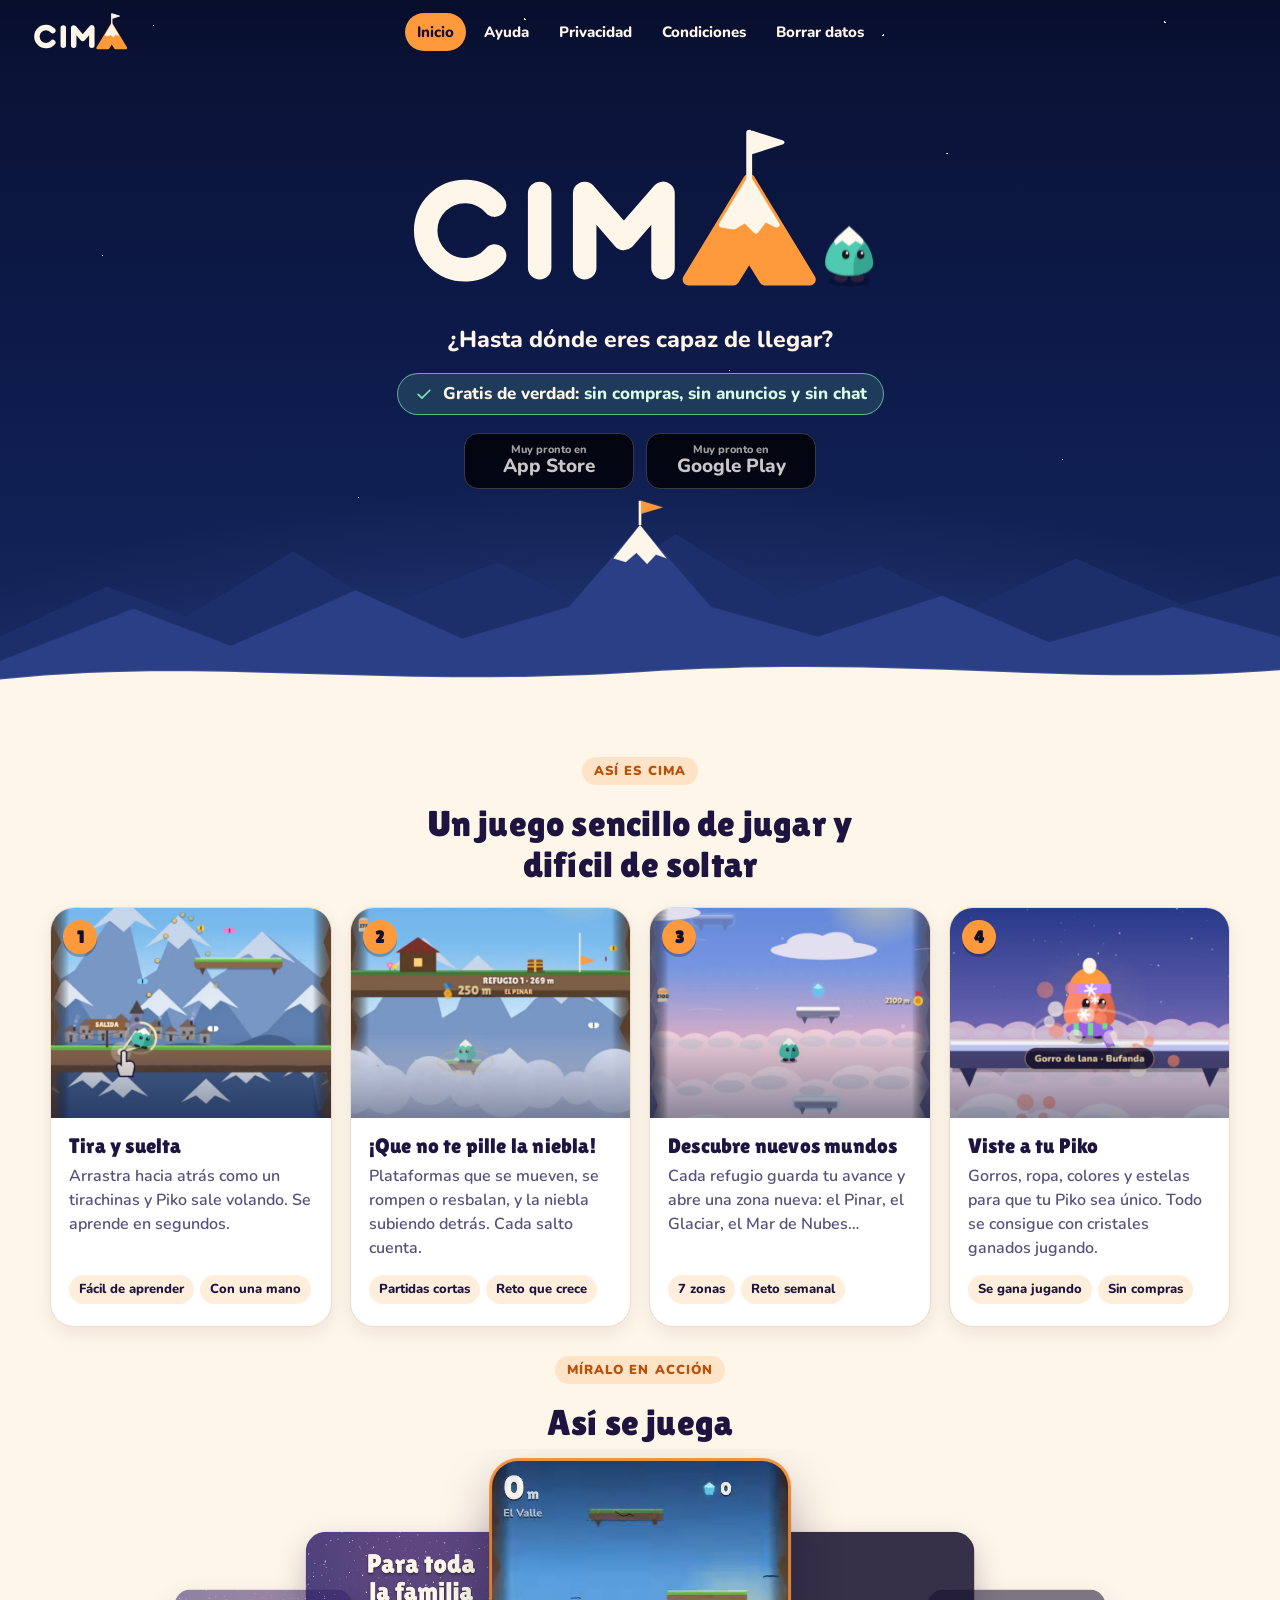
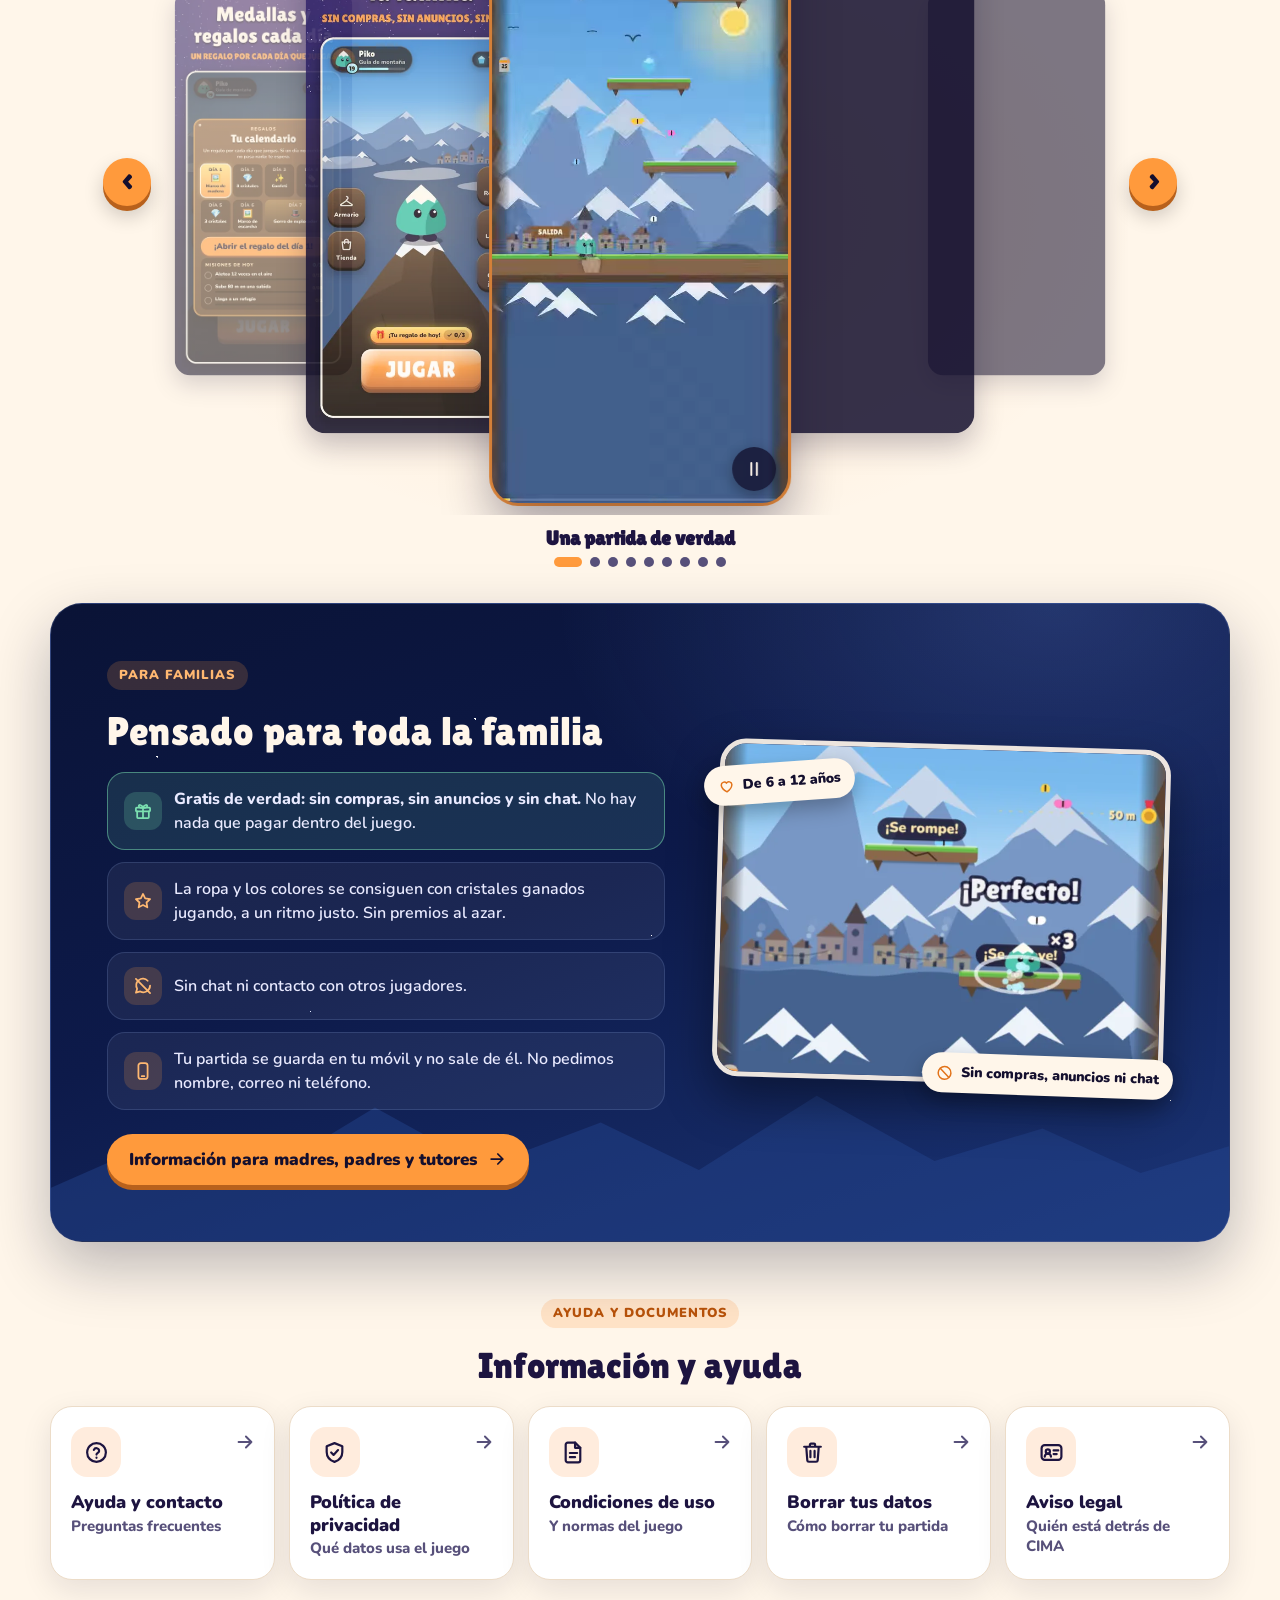
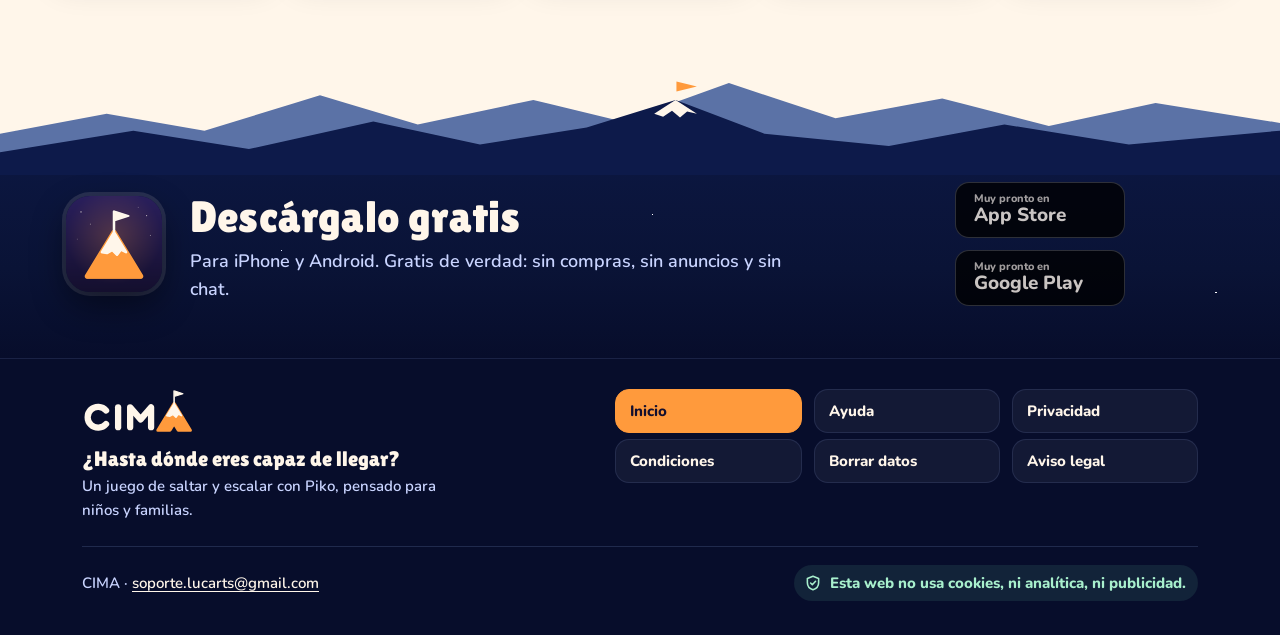
<file: index.html>
<!doctype html>
<html lang="es">
<head>
<meta charset="utf-8">
<meta name="viewport" content="width=device-width,initial-scale=1">
<title>CIMA · Salta hasta la cumbre</title>
<meta name="description" content="CIMA es un juego de saltar y escalar con Piko, pensado para niños y familias. Gratis de verdad: sin compras, sin anuncios y sin chat.">
<meta name="color-scheme" content="dark light">
<meta name="theme-color" content="#140f2e" media="(prefers-color-scheme: dark)">
<meta name="theme-color" content="#fff6ea" media="(prefers-color-scheme: light)">
<meta name="referrer" content="no-referrer">
<link rel="canonical" href="https://lucappsarts.github.io/cima/">
<meta property="og:type" content="website">
<meta property="og:site_name" content="CIMA">
<meta property="og:locale" content="es_ES">
<meta property="og:url" content="https://lucappsarts.github.io/cima/">
<meta property="og:title" content="CIMA · Salta hasta la cumbre">
<meta property="og:description" content="CIMA es un juego de saltar y escalar con Piko, pensado para niños y familias. Gratis de verdad: sin compras, sin anuncios y sin chat.">
<meta property="og:image" content="https://lucappsarts.github.io/cima/img/compartir.png?v=4">
<meta property="og:image:width" content="1024">
<meta property="og:image:height" content="500">
<meta property="og:image:alt" content="CIMA, el juego de saltar y escalar con Piko">
<meta name="twitter:card" content="summary_large_image">
<meta name="twitter:title" content="CIMA · Salta hasta la cumbre">
<meta name="twitter:description" content="CIMA es un juego de saltar y escalar con Piko, pensado para niños y familias. Gratis de verdad: sin compras, sin anuncios y sin chat.">
<meta name="twitter:image" content="https://lucappsarts.github.io/cima/img/compartir.png?v=4">
<link rel="icon" type="image/png" href="favicon.png">
<link rel="apple-touch-icon" href="img/apple-touch-icon.png">
<link rel="stylesheet" href="estilo.css?v=20261030a">
</head>
<body>
<svg class="sprite" width="0" height="0" aria-hidden="true" focusable="false"><defs><symbol fill="none" stroke="currentColor" stroke-width="2.1" stroke-linecap="round" stroke-linejoin="round" id="i-peak" viewBox="0 0 24 24"><path d="M2.5 20 9.5 8.5l3.5 5.5 2.5-3.5 6 9.5z"/><path d="M9.5 8.5v-5l4 1.6-4 1.6"/></symbol><symbol fill="none" stroke="currentColor" stroke-width="2.1" stroke-linecap="round" stroke-linejoin="round" id="i-mail" viewBox="0 0 24 24"><rect x="3" y="5" width="18" height="14" rx="3"/><path d="m4 7.5 8 5.5 8-5.5"/></symbol><symbol fill="none" stroke="currentColor" stroke-width="2.1" stroke-linecap="round" stroke-linejoin="round" id="i-device" viewBox="0 0 24 24"><rect x="6.5" y="2.5" width="11" height="19" rx="3"/><path d="M10.5 18.2h3"/></symbol><symbol fill="none" stroke="currentColor" stroke-width="2.1" stroke-linecap="round" stroke-linejoin="round" id="i-gem" viewBox="0 0 24 24"><path d="M6 3.5h12l3.5 5L12 20.5 2.5 8.5z"/><path d="M2.5 8.5h19M9 3.5l3 5 3-5M8.5 8.5l3.5 12 3.5-12"/></symbol><symbol fill="none" stroke="currentColor" stroke-width="2.1" stroke-linecap="round" stroke-linejoin="round" id="i-trash" viewBox="0 0 24 24"><path d="M4 6.5h16M9.5 6.5v-2a1 1 0 0 1 1-1h3a1 1 0 0 1 1 1v2M6 6.5l1 13a1.5 1.5 0 0 0 1.5 1.4h7a1.5 1.5 0 0 0 1.5-1.4l1-13M10 10.5v6M14 10.5v6"/></symbol><symbol fill="none" stroke="currentColor" stroke-width="2.1" stroke-linecap="round" stroke-linejoin="round" id="i-alert" viewBox="0 0 24 24"><path d="M10.3 4.2 2.6 17.6a2 2 0 0 0 1.7 2.9h15.4a2 2 0 0 0 1.7-2.9L13.7 4.2a2 2 0 0 0-3.4 0z"/><path d="M12 9.5V14M12 17.2v.1"/></symbol><symbol fill="none" stroke="currentColor" stroke-width="2.1" stroke-linecap="round" stroke-linejoin="round" id="i-smile" viewBox="0 0 24 24"><circle cx="12" cy="12" r="9"/><path d="M8.5 14.5c1.8 2 5.2 2 7 0M9 9.5v.5M15 9.5v.5"/></symbol><symbol fill="none" stroke="currentColor" stroke-width="2.1" stroke-linecap="round" stroke-linejoin="round" id="i-cake" viewBox="0 0 24 24"><path d="M4 20.5h16M5 20.5v-7a2 2 0 0 1 2-2h10a2 2 0 0 1 2 2v7"/><path d="M5 15.5c1.5 1.2 3 1.2 4.5 0s3-1.2 4.5 0 3 1.2 4.5 0M12 11.5v-3M12 6c-.9-.8-.9-1.9 0-3.3.9 1.4.9 2.5 0 3.3z"/></symbol><symbol fill="none" stroke="currentColor" stroke-width="2.1" stroke-linecap="round" stroke-linejoin="round" id="i-family" viewBox="0 0 24 24"><circle cx="7.5" cy="5.5" r="2.5"/><circle cx="16.5" cy="5.5" r="2.5"/><circle cx="12" cy="12.5" r="2"/><path d="M3 20v-5.5a4.5 4.5 0 0 1 7.2-3.6M21 20v-5.5a4.5 4.5 0 0 0-7.2-3.6M8.8 20.5V19a3.2 3.2 0 0 1 6.4 0v1.5"/></symbol><symbol fill="none" stroke="currentColor" stroke-width="2.1" stroke-linecap="round" stroke-linejoin="round" id="i-ban" viewBox="0 0 24 24"><circle cx="12" cy="12" r="9"/><path d="m5.7 5.7 12.6 12.6"/></symbol><symbol fill="none" stroke="currentColor" stroke-width="2.1" stroke-linecap="round" stroke-linejoin="round" id="i-game" viewBox="0 0 24 24"><path d="M7 7.5h10a5 5 0 0 1 4.8 6.3l-.8 3a2.6 2.6 0 0 1-4.4 1.1L14.5 16h-5l-2.1 1.9A2.6 2.6 0 0 1 3 16.8l-.8-3A5 5 0 0 1 7 7.5z"/><path d="M8 10.5v3M6.5 12h3M15.5 11.2v.1M17.5 13v.1"/></symbol><symbol fill="none" stroke="currentColor" stroke-width="2.1" stroke-linecap="round" stroke-linejoin="round" id="i-shirt" viewBox="0 0 24 24"><path d="M8.5 3.5 3 6.5l2 4.2 2-.9v10.7h10V9.8l2 .9 2-4.2-5.5-3c-.5 1.6-1.9 2.6-3.5 2.6S9 5.1 8.5 3.5z"/></symbol><symbol fill="none" stroke="currentColor" stroke-width="2.1" stroke-linecap="round" stroke-linejoin="round" id="i-gift" viewBox="0 0 24 24"><rect x="3.5" y="8" width="17" height="4.5" rx="1"/><path d="M5 12.5v7a1 1 0 0 0 1 1h12a1 1 0 0 0 1-1v-7M12 8v12.5M12 8C10.5 4 6.5 4 7 6.5S12 8 12 8zm0 0c1.5-4 5.5-4 5-1.5S12 8 12 8z"/></symbol><symbol fill="none" stroke="currentColor" stroke-width="2.1" stroke-linecap="round" stroke-linejoin="round" id="i-heart" viewBox="0 0 24 24"><path d="M12 20s-7.5-4.5-7.5-10A4.2 4.2 0 0 1 12 7.6 4.2 4.2 0 0 1 19.5 10c0 5.5-7.5 10-7.5 10z"/></symbol><symbol fill="none" stroke="currentColor" stroke-width="2.1" stroke-linecap="round" stroke-linejoin="round" id="i-user" viewBox="0 0 24 24"><circle cx="12" cy="8" r="4"/><path d="M4.5 20.5a7.5 7.5 0 0 1 15 0"/></symbol><symbol fill="none" stroke="currentColor" stroke-width="2.1" stroke-linecap="round" stroke-linejoin="round" id="i-image" viewBox="0 0 24 24"><rect x="3" y="4" width="18" height="16" rx="3"/><circle cx="9" cy="9.5" r="1.8"/><path d="m4 18 5-5 4 4 2.5-2.5L20 19"/></symbol><symbol fill="none" stroke="currentColor" stroke-width="2.1" stroke-linecap="round" stroke-linejoin="round" id="i-shield" viewBox="0 0 24 24"><path d="M12 3 4.5 6v5.5c0 4.5 3.2 8 7.5 9.5 4.3-1.5 7.5-5 7.5-9.5V6z"/><path d="m8.8 12 2.3 2.3 4.3-4.6"/></symbol><symbol fill="none" stroke="currentColor" stroke-width="2.1" stroke-linecap="round" stroke-linejoin="round" id="i-lock" viewBox="0 0 24 24"><rect x="4.5" y="10.5" width="15" height="10" rx="2.5"/><path d="M8 10.5v-3a4 4 0 0 1 8 0v3M12 14.5V17"/></symbol><symbol fill="none" stroke="currentColor" stroke-width="2.1" stroke-linecap="round" stroke-linejoin="round" id="i-chatoff" viewBox="0 0 24 24"><path d="M20.5 11.5a8 8 0 0 1-11.8 7L3.5 20 5 15.4a8 8 0 0 1 12.6-9.7"/><path d="m3.5 3.5 17 17"/></symbol><symbol fill="none" stroke="currentColor" stroke-width="2.1" stroke-linecap="round" stroke-linejoin="round" id="i-help" viewBox="0 0 24 24"><circle cx="12" cy="12" r="9"/><path d="M9.5 9.5a2.6 2.6 0 0 1 5 1c0 1.7-2.5 2-2.5 3.5M12 17v.1"/></symbol><symbol fill="none" stroke="currentColor" stroke-width="2.1" stroke-linecap="round" stroke-linejoin="round" id="i-doc" viewBox="0 0 24 24"><path d="M6.5 2.5h7l5 5v12a2 2 0 0 1-2 2h-10a2 2 0 0 1-2-2v-15a2 2 0 0 1 2-2z"/><path d="M13.5 2.5v5h5M8.5 12.5h7M8.5 16.5h5"/></symbol><symbol fill="none" stroke="currentColor" stroke-width="2.1" stroke-linecap="round" stroke-linejoin="round" id="i-idcard" viewBox="0 0 24 24"><rect x="2.5" y="5" width="19" height="14" rx="3"/><circle cx="8.5" cy="11" r="2"/><path d="M5.5 16a3 3 0 0 1 6 0M14 10h4.5M14 13.5h3"/></symbol><symbol fill="none" stroke="currentColor" stroke-width="2.1" stroke-linecap="round" stroke-linejoin="round" id="i-arrow-r" viewBox="0 0 24 24"><path d="M5 12h14M13 6l6 6-6 6"/></symbol><symbol fill="none" stroke="currentColor" stroke-width="2.1" stroke-linecap="round" stroke-linejoin="round" id="i-arrow-up" viewBox="0 0 24 24"><path d="M12 19V5M6 11l6-6 6 6"/></symbol><symbol fill="none" stroke="currentColor" stroke-width="2.1" stroke-linecap="round" stroke-linejoin="round" id="i-check" viewBox="0 0 24 24"><path d="m5 12.5 4.5 4.5L19 7.5"/></symbol><symbol fill="none" stroke="currentColor" stroke-width="2.1" stroke-linecap="round" stroke-linejoin="round" id="i-star" viewBox="0 0 24 24"><path d="m12 3.5 2.6 5.3 5.9.9-4.3 4.1 1 5.8L12 16.9l-5.2 2.7 1-5.8-4.3-4.1 5.9-.9z"/></symbol><symbol fill="none" stroke="currentColor" stroke-width="2.1" stroke-linecap="round" stroke-linejoin="round" id="i-bag" viewBox="0 0 24 24"><path d="M5 7.5h14l-1.2 12a1.5 1.5 0 0 1-1.5 1.4H7.7a1.5 1.5 0 0 1-1.5-1.4z"/><path d="M8.5 9.5V7a3.5 3.5 0 0 1 7 0v2.5"/></symbol><symbol fill="none" stroke="currentColor" stroke-width="2.1" stroke-linecap="round" stroke-linejoin="round" id="i-chat" viewBox="0 0 24 24"><path d="M20.5 11.5a8 8 0 0 1-11.8 7L3.5 20 5 15.4a8 8 0 1 1 15.5-3.9z"/><path d="M8.5 11.5h.1M12 11.5h.1M15.5 11.5h.1"/></symbol><symbol fill="none" stroke="currentColor" stroke-width="2.1" stroke-linecap="round" stroke-linejoin="round" id="i-phone" viewBox="0 0 24 24"><path d="M5 3.5h3.5l1.8 4.5-2.3 1.5a11 11 0 0 0 6.5 6.5l1.5-2.3 4.5 1.8V19a1.5 1.5 0 0 1-1.5 1.5A16 16 0 0 1 3.5 5 1.5 1.5 0 0 1 5 3.5z"/></symbol><symbol fill="none" stroke="currentColor" stroke-width="2.1" stroke-linecap="round" stroke-linejoin="round" id="i-clock" viewBox="0 0 24 24"><circle cx="12" cy="12" r="9"/><path d="M12 7v5l3 2"/></symbol><symbol fill="none" stroke="currentColor" stroke-width="2.1" stroke-linecap="round" stroke-linejoin="round" id="i-download" viewBox="0 0 24 24"><path d="M12 3.5v11M7 10l5 5 5-5M4.5 19.5h15"/></symbol><symbol fill="none" stroke="currentColor" stroke-width="2.1" stroke-linecap="round" stroke-linejoin="round" id="i-scale" viewBox="0 0 24 24"><path d="M12 3.5v17M7 20.5h10M5 7h14M5 7l-2.5 6a2.5 2.5 0 0 0 5 0zM19 7l-2.5 6a2.5 2.5 0 0 0 5 0z"/></symbol><symbol fill="none" stroke="currentColor" stroke-width="2.1" stroke-linecap="round" stroke-linejoin="round" id="i-link" viewBox="0 0 24 24"><path d="M10 14a4 4 0 0 0 5.7 0l3-3a4 4 0 0 0-5.7-5.7l-1 1"/><path d="M14 10a4 4 0 0 0-5.7 0l-3 3a4 4 0 0 0 5.7 5.7l1-1"/></symbol><symbol fill="none" stroke="currentColor" stroke-width="2.1" stroke-linecap="round" stroke-linejoin="round" id="i-compass" viewBox="0 0 24 24"><circle cx="12" cy="12" r="9"/><path d="m15.5 8.5-2 5-5 2 2-5z"/></symbol><symbol fill="none" stroke="currentColor" stroke-width="2.1" stroke-linecap="round" stroke-linejoin="round" id="i-school" viewBox="0 0 24 24"><path d="m2.5 9 9.5-5 9.5 5-9.5 5z"/><path d="M6.5 11v5c1.5 1.5 3.5 2.2 5.5 2.2s4-.7 5.5-2.2v-5M21.5 9v5"/></symbol><symbol fill="none" stroke="currentColor" stroke-width="2.1" stroke-linecap="round" stroke-linejoin="round" id="i-tag" viewBox="0 0 24 24"><path d="M3.5 12.2V4.5a1 1 0 0 1 1-1h7.7l8.3 8.3a1.5 1.5 0 0 1 0 2.1l-6.6 6.6a1.5 1.5 0 0 1-2.1 0z"/><circle cx="8" cy="8" r="1.3"/></symbol><symbol fill="none" stroke="currentColor" stroke-width="2.1" stroke-linecap="round" stroke-linejoin="round" id="i-sliders" viewBox="0 0 24 24"><path d="M4 7h10M18 7h2M4 17h4M12 17h8"/><circle cx="16" cy="7" r="2"/><circle cx="10" cy="17" r="2"/></symbol><symbol fill="none" stroke="currentColor" stroke-width="2.1" stroke-linecap="round" stroke-linejoin="round" id="i-wifi" viewBox="0 0 24 24"><path d="M2.5 9a14 14 0 0 1 19 0M5.5 12.3a9.5 9.5 0 0 1 13 0M8.6 15.6a5 5 0 0 1 6.8 0M12 19v.1"/></symbol><symbol fill="none" stroke="currentColor" stroke-width="2.1" stroke-linecap="round" stroke-linejoin="round" id="i-pause" viewBox="0 0 24 24"><path d="M9 5.5v13M15 5.5v13"/></symbol><symbol fill="none" stroke="currentColor" stroke-width="2.1" stroke-linecap="round" stroke-linejoin="round" id="i-play" viewBox="0 0 24 24"><path d="M8 5.2v13.6a.8.8 0 0 0 1.2.7l10.6-6.8a.8.8 0 0 0 0-1.4L9.2 4.5A.8.8 0 0 0 8 5.2z"/></symbol></defs></svg>
<a class="skip" href="#contenido">Saltar al contenido</a>
<header class="top"><div class="in">
  <a class="brand" href="index.html" aria-label="CIMA, inicio"><img class="logo-oscuro" src="img/logo-sobre-oscuro.svg" alt="CIMA" width="146" height="60"><img class="logo-claro" src="img/logo-sobre-claro.svg" alt="CIMA" width="146" height="60"></a>
  <button class="menu-btn" type="button" aria-expanded="false" aria-controls="menu-principal" aria-label="Abrir menú"><span></span><span></span><span></span></button>
  <nav class="menu" id="menu-principal" aria-label="Secciones"><a href="index.html" aria-current="page">Inicio</a><a href="soporte.html">Ayuda</a><a href="privacidad.html">Privacidad</a><a href="condiciones.html">Condiciones</a><a href="borrar-cuenta.html">Borrar datos</a></nav>
</div></header>
<section class="hero">
  <h1 class="sr">CIMA, el juego de saltar y escalar con Piko</h1>
  <p><svg class="logo wave" viewBox="-14 -66 482 192" width="473" height="188" role="img" aria-label="CIMA">
    <g fill="none" stroke="#fff6ea" stroke-width="24" stroke-linecap="round" stroke-linejoin="round">
      <path class="l l1" d="M78 24 A40 40 0 1 0 78 76"/><path class="l l2" d="M124 12 V88"/><path class="l l3" d="M170 88 V12 L210 58 L250 12 V88"/>
    </g>
    <g class="l l4">
      <path d="M276 100 L338 -2 L400 100 L354 100 L338 74 L322 100 Z" fill="#ff9a3c" stroke="#ff9a3c" stroke-width="12" stroke-linejoin="round"/>
      <path d="M338 -2 L366 44 L354 38 L345 50 L334 39 L322 46 L310 44 Z" fill="#fff6ea" stroke="#fff6ea" stroke-width="6" stroke-linejoin="round"/>
      <path d="M338 -4 V-50" stroke="#fff6ea" stroke-width="6" stroke-linecap="round"/><path class="flagc" d="M341 -50 L372 -40 L341 -30 Z" fill="#fff6ea" stroke="#fff6ea" stroke-width="4" stroke-linejoin="round"/>
    </g>
    <!-- Piko, copiado del dibujo del juego (heroBody + heroFace de game.js, PR=13, sin ropa): sube saltando por las letras y se posa en la cima de la A -->
    <defs><clipPath id="pikoCuerpo"><path d="M0-32C3-29 14.95-20.8 14.3-9.1 13.65 0-13.65 0-14.3-9.1-14.95-20.8-3-29 0-32Z"/></clipPath></defs>
    <!-- Estela de escalada: la ruta de puntos que deja Piko al saltar (como las marcas de una vía) y nubecitas de magnesio al aterrizar -->
    <g class="piko-ruta" aria-hidden="true"><circle cx="41.6" cy="8.9" r="2.6" fill="#ffcf5c" style="animation-delay:0.684s"/><circle cx="41.9" cy="-6.9" r="1.8" fill="#fff6ea" style="animation-delay:0.719s"/><circle cx="42.2" cy="-20.8" r="2.6" fill="#ff9a3c" style="animation-delay:0.753s"/><circle cx="42.6" cy="-36.6" r="1.8" fill="#ffcf5c" style="animation-delay:0.799s"/><circle cx="43.2" cy="-51.7" r="2.6" fill="#fff6ea" style="animation-delay:0.856s"/><circle cx="44.0" cy="-64.8" r="1.8" fill="#ff9a3c" style="animation-delay:0.949s"/><circle cx="46.7" cy="-51.2" r="2.6" fill="#ffcf5c" style="animation-delay:1.259s"/><circle cx="47.6" cy="-37.6" r="1.8" fill="#fff6ea" style="animation-delay:1.362s"/><circle cx="58.6" cy="-45.9" r="2.6" fill="#ff9a3c" style="animation-delay:1.742s"/><circle cx="67.9" cy="-55.0" r="1.8" fill="#ffcf5c" style="animation-delay:1.822s"/><circle cx="79.9" cy="-61.3" r="2.6" fill="#fff6ea" style="animation-delay:1.926s"/><circle cx="93.2" cy="-60.9" r="1.8" fill="#ff9a3c" style="animation-delay:2.041s"/><circle cx="105.2" cy="-53.5" r="2.6" fill="#ffcf5c" style="animation-delay:2.144s"/><circle cx="114.5" cy="-43.4" r="1.8" fill="#fff6ea" style="animation-delay:2.225s"/><circle cx="122.5" cy="-31.6" r="2.6" fill="#ff9a3c" style="animation-delay:2.294s"/><circle cx="133.6" cy="-41.1" r="1.8" fill="#ffcf5c" style="animation-delay:2.616s"/><circle cx="144.2" cy="-52.1" r="2.6" fill="#fff6ea" style="animation-delay:2.685s"/><circle cx="154.8" cy="-60.7" r="1.8" fill="#ff9a3c" style="animation-delay:2.754s"/><circle cx="167.1" cy="-67.7" r="2.6" fill="#ffcf5c" style="animation-delay:2.834s"/><circle cx="181.2" cy="-71.7" r="1.8" fill="#fff6ea" style="animation-delay:2.926s"/><circle cx="195.3" cy="-71.3" r="2.6" fill="#ff9a3c" style="animation-delay:3.018s"/><circle cx="209.4" cy="-66.6" r="1.8" fill="#ffcf5c" style="animation-delay:3.111s"/><circle cx="221.8" cy="-58.8" r="2.6" fill="#fff6ea" style="animation-delay:3.191s"/><circle cx="232.4" cy="-49.6" r="1.8" fill="#ff9a3c" style="animation-delay:3.26s"/><circle cx="242.9" cy="-38.1" r="2.6" fill="#ffcf5c" style="animation-delay:3.329s"/><circle cx="257.3" cy="-39.9" r="1.8" fill="#fff6ea" style="animation-delay:3.662s"/><circle cx="265.5" cy="-50.8" r="2.6" fill="#ff9a3c" style="animation-delay:3.708s"/><circle cx="275.7" cy="-62.5" r="1.8" fill="#ffcf5c" style="animation-delay:3.766s"/><circle cx="285.9" cy="-72.0" r="2.6" fill="#fff6ea" style="animation-delay:3.824s"/><circle cx="298.2" cy="-80.5" r="1.8" fill="#ff9a3c" style="animation-delay:3.892s"/><circle cx="310.5" cy="-85.9" r="2.6" fill="#ffcf5c" style="animation-delay:3.962s"/><circle cx="324.8" cy="-88.0" r="1.8" fill="#fff6ea" style="animation-delay:4.042s"/><circle cx="339.1" cy="-85.8" r="2.6" fill="#ff9a3c" style="animation-delay:4.123s"/><circle cx="351.4" cy="-79.6" r="1.8" fill="#ffcf5c" style="animation-delay:4.191s"/><circle cx="361.7" cy="-71.5" r="2.6" fill="#fff6ea" style="animation-delay:4.249s"/><circle cx="371.9" cy="-60.9" r="1.8" fill="#ff9a3c" style="animation-delay:4.306s"/><circle cx="380.1" cy="-50.5" r="2.6" fill="#ffcf5c" style="animation-delay:4.353s"/><circle cx="388.3" cy="-38.6" r="1.8" fill="#fff6ea" style="animation-delay:4.399s"/><circle cx="396.4" cy="-25.1" r="2.6" fill="#ff9a3c" style="animation-delay:4.444s"/><circle cx="404.6" cy="-10.0" r="1.8" fill="#ffcf5c" style="animation-delay:4.49s"/><circle cx="410.8" cy="2.4" r="2.6" fill="#fff6ea" style="animation-delay:4.525s"/><circle cx="416.9" cy="15.7" r="1.8" fill="#ff9a3c" style="animation-delay:4.559s"/><circle cx="423.1" cy="29.9" r="2.6" fill="#ffcf5c" style="animation-delay:4.594s"/><circle cx="429.2" cy="45.1" r="1.8" fill="#fff6ea" style="animation-delay:4.628s"/><circle cx="435.3" cy="61.1" r="2.6" fill="#ff9a3c" style="animation-delay:4.663s"/></g>
    <g class="piko-magnesio" aria-hidden="true"><circle cx="34" cy="-7" r="5" style="--px:-14px;animation-delay:1.404s"/><circle cx="62" cy="-7" r="5" style="--px:14px;animation-delay:1.404s"/><circle cx="110" cy="-5" r="5" style="--px:-14px;animation-delay:2.307s"/><circle cx="138" cy="-5" r="5" style="--px:14px;animation-delay:2.307s"/><circle cx="236" cy="-5" r="5" style="--px:-14px;animation-delay:3.375s"/><circle cx="264" cy="-5" r="5" style="--px:14px;animation-delay:3.375s"/><circle cx="426" cy="98" r="5" style="--px:-14px;animation-delay:4.689s"/><circle cx="454" cy="98" r="5" style="--px:14px;animation-delay:4.689s"/></g>
    <g class="piko-ride" aria-hidden="true"><g class="piko-x"><g class="piko-y"><g class="piko-sq"><g transform="scale(1.7)">
      <ellipse cx="0" cy="1" rx="12.35" ry="3" fill="rgba(6,4,20,.3)"/>
      <g class="piko-alas" fill="rgba(255,246,234,.92)" stroke="rgba(20,15,46,.5)" stroke-width="1">
        <g transform="translate(-11.7 -14.95)"><path class="ala ala-i" d="M0 0Q-16-12-20 2-13 0-14 6-8 3 0 6Z"/></g>
        <g transform="translate(11.7 -14.95)"><path class="ala ala-d" d="M0 0Q16-12 20 2 13 0 14 6 8 3 0 6Z"/></g>
      </g>
      <ellipse cx="-5" cy="-1" rx="4.2" ry="2.6" fill="#2b2140"/><ellipse cx="5" cy="-1" rx="4.2" ry="2.6" fill="#2b2140"/>
      <path d="M0-32C3-29 14.95-20.8 14.3-9.1 13.65 0-13.65 0-14.3-9.1-14.95-20.8-3-29 0-32Z" fill="#4fc9b0"/>
      <g clip-path="url(#pikoCuerpo)"><ellipse cx="11.7" cy="-6.5" rx="9.1" ry="15.6" fill="#36a690"/><path d="M-13-34H13L7.8-21.06 3.9-23.14 0-20.15-4.16-23.4-8.06-20.8Z" fill="#fdfaf2"/></g>
      <ellipse cx="-2" cy="-15" rx="2.2" ry="2.6" fill="#1d1420"/><ellipse cx="7" cy="-15" rx="2.2" ry="2.6" fill="#1d1420"/>
      <circle cx="-1.2" cy="-16" r=".8" fill="#fff"/><circle cx="7.8" cy="-16" r=".8" fill="#fff"/>
    </g></g></g></g>
    <g class="piko-chispas" transform="translate(440 88)"><circle style="--dx:-22px;--dy:-14px" r="2.4" fill="#ffcf5c"/><circle style="--dx:22px;--dy:-16px" r="2.4" fill="#5fd0f5"/><circle style="--dx:-30px;--dy:2px" r="2" fill="#fff6ea"/><circle style="--dx:30px;--dy:4px" r="2" fill="#ffcf5c"/><circle style="--dx:-12px;--dy:-26px" r="1.8" fill="#5fd0f5"/><circle style="--dx:14px;--dy:-28px" r="1.8" fill="#fff6ea"/></g></g>
  </svg></p>
  <p class="pitch">¿Hasta dónde eres capaz de llegar?</p>
  <p class="gratis"><svg class="i" aria-hidden="true" focusable="false" fill="none" stroke="currentColor" width="1em" height="1em"><use href="#i-check"/></svg><span><b>Gratis de verdad:</b> sin compras, sin anuncios y sin chat</span></p>
  <div class="badges" role="list">
    <!-- Cuando la ficha esté publicada, cambia cada <span class="badge pronto"> por un enlace <a class="badge" href="…"> a la tienda y usa las insignias oficiales de Apple y Google. -->
    <span class="badge pronto" role="listitem"><small>Muy pronto en</small><b>App Store</b></span>
    <span class="badge pronto" role="listitem"><small>Muy pronto en</small><b>Google Play</b></span>
  </div>
  <svg class="peaks" viewBox="0 0 1440 220" preserveAspectRatio="none" aria-hidden="true">
    <path class="far" d="M0 150 L120 96 L210 128 L330 58 L430 118 L560 70 L650 112 L760 40 L880 110 L990 74 L1090 120 L1210 66 L1330 116 L1440 84 V220 H0 Z"/>
    <path class="mid" d="M0 176 L150 120 L260 160 L400 100 L520 152 L640 118 L720 30 L800 118 L920 150 L1060 106 L1180 156 L1320 118 L1440 150 V220 H0 Z"/>
    <path class="snow" d="M690 66 L720 30 L750 66 L738 62 L728 72 L716 60 L704 70 Z"/>
    <g class="flag"><path d="M720 30 V4" /><path class="cloth" d="M721 4 L746 11 L721 18 Z"/></g>
    <path class="front" d="M0 220 V196 C240 172 420 206 720 188 C1020 170 1200 204 1440 186 V220 Z"/>
  </svg>
</section>
<main id="contenido">

<section class="feats" aria-labelledby="asies">
  <p class="kicker">Así es CIMA</p>
  <h2 id="asies">Un juego sencillo de jugar y difícil de soltar</h2>
  <div class="fgrid">
    <article class="fcard">
      <figure><img src="img/juego/tira.webp?v=4" alt="" width="640" height="480" loading="lazy" decoding="async"><span class="num">1</span></figure>
      <div class="fbody"><h3>Tira y suelta</h3><p>Arrastra hacia atrás como un tirachinas y Piko sale volando. Se aprende en segundos.</p><ul class="tags"><li>Fácil de aprender</li><li>Con una mano</li></ul></div>
    </article>
    <article class="fcard">
      <figure><img src="img/juego/niebla.webp?v=4" alt="" width="640" height="480" loading="lazy" decoding="async"><span class="num">2</span></figure>
      <div class="fbody"><h3>¡Que no te pille la niebla!</h3><p>Plataformas que se mueven, se rompen o resbalan, y la niebla subiendo detrás. Cada salto cuenta.</p><ul class="tags"><li>Partidas cortas</li><li>Reto que crece</li></ul></div>
    </article>
    <article class="fcard">
      <figure><img src="img/juego/mundos.webp?v=4" alt="" width="640" height="480" loading="lazy" decoding="async"><span class="num">3</span></figure>
      <div class="fbody"><h3>Descubre nuevos mundos</h3><p>Cada refugio guarda tu avance y abre una zona nueva: el Pinar, el Glaciar, el Mar de Nubes…</p><ul class="tags"><li>7 zonas</li><li>Reto semanal</li></ul></div>
    </article>
    <article class="fcard">
      <figure><img src="img/juego/piko.webp?v=4" alt="" width="640" height="480" loading="lazy" decoding="async"><span class="num">4</span></figure>
      <div class="fbody"><h3>Viste a tu Piko</h3><p>Gorros, ropa, colores y estelas para que tu Piko sea único. Todo se consigue con cristales ganados jugando.</p><ul class="tags"><li>Se gana jugando</li><li>Sin compras</li></ul></div>
    </article>
  </div>
</section>
<section class="shots" aria-labelledby="asi">
  <p class="kicker">Míralo en acción</p>
  <h2 id="asi">Así se juega</h2>
  <div class="carrusel" data-carrusel aria-roledescription="carrusel" aria-label="Capturas del juego">
    <div class="pista">
      <figure class="slide slide-video" data-i="0" data-cap="Una partida de verdad" aria-roledescription="diapositiva" aria-label="1 de 9: vídeo de una partida de verdad"><video muted loop playsinline preload="none" poster="img/video/asi-se-juega-poster.webp?v=2" width="600" height="1298" aria-label="Vídeo sin sonido de una partida: Piko sube de balda en balda, escapa de la niebla, llega al refugio, descubre nuevos mundos y se prueba ropa"><source src="img/video/asi-se-juega.webm?v=2" type="video/webm"><source src="img/video/asi-se-juega.mp4?v=2" type="video/mp4"></video><button class="vid-btn" type="button" aria-label="Pausar el vídeo" hidden><svg class="i" aria-hidden="true" focusable="false" fill="none" stroke="currentColor" width="1em" height="1em"><use href="#i-pause"/></svg></button></figure>
      <figure class="slide" data-i="1" aria-roledescription="diapositiva" aria-label="2 de 9: Tira hacia atrás y suelta"><img src="img/capturas/01-tira.webp?v=4" alt="Tira hacia atrás y suelta" width="420" height="912" decoding="async"></figure>
      <figure class="slide" data-i="2" aria-roledescription="diapositiva" aria-label="3 de 9: Sube de balda en balda"><img src="img/capturas/02-sube.webp?v=4" alt="Sube de balda en balda" width="420" height="912" decoding="async"></figure>
      <figure class="slide" data-i="3" aria-roledescription="diapositiva" aria-label="4 de 9: Escapa de la niebla"><img src="img/capturas/03-niebla.webp?v=4" alt="Escapa de la niebla" width="420" height="912" decoding="async"></figure>
      <figure class="slide" data-i="4" aria-roledescription="diapositiva" aria-label="5 de 9: Llega al refugio y abre el cofre"><img src="img/capturas/04-refugio.webp?v=4" alt="Llega al refugio y abre el cofre" width="420" height="912" decoding="async" loading="lazy"></figure>
      <figure class="slide" data-i="5" aria-roledescription="diapositiva" aria-label="6 de 9: Descubre nuevos mundos"><img src="img/capturas/05-mundos.webp?v=4" alt="Descubre nuevos mundos" width="420" height="912" decoding="async" loading="lazy"></figure>
      <figure class="slide" data-i="6" aria-roledescription="diapositiva" aria-label="7 de 9: Viste a tu Piko"><img src="img/capturas/06-armario.webp?v=4" alt="Viste a tu Piko" width="420" height="912" decoding="async" loading="lazy"></figure>
      <figure class="slide" data-i="7" aria-roledescription="diapositiva" aria-label="8 de 9: Medallas y regalos cada día"><img src="img/capturas/07-regalos.webp?v=4" alt="Medallas y regalos cada día" width="420" height="912" decoding="async" loading="lazy"></figure>
      <figure class="slide" data-i="8" aria-roledescription="diapositiva" aria-label="9 de 9: Tu montaña te espera"><img src="img/capturas/08-menu.webp?v=4" alt="Tu montaña te espera" width="420" height="912" decoding="async" loading="lazy"></figure>
    </div>
    <button class="flecha prev" type="button" aria-label="Imagen anterior">‹</button>
    <button class="flecha next" type="button" aria-label="Imagen siguiente">›</button>
  </div>
  <p class="leyenda" aria-live="polite"></p>
  <div class="puntos" role="group" aria-label="Elegir imagen o vídeo"></div>
</section>
<section class="fam wide" aria-labelledby="fam">
  <div class="fam-txt">
    <p class="kicker">Para familias</p>
    <h2 id="fam">Pensado para toda la familia</h2>
    <ul class="fam-list"><li class="star"><span class="tico" aria-hidden="true"><svg class="i" aria-hidden="true" focusable="false" fill="none" stroke="currentColor" width="1em" height="1em"><use href="#i-gift"/></svg></span><span><b>Gratis de verdad: sin compras, sin anuncios y sin chat.</b> No hay nada que pagar dentro del juego.</span></li><li><span class="tico" aria-hidden="true"><svg class="i" aria-hidden="true" focusable="false" fill="none" stroke="currentColor" width="1em" height="1em"><use href="#i-star"/></svg></span><span>La ropa y los colores se consiguen con cristales ganados jugando, a un ritmo justo. Sin premios al azar.</span></li><li><span class="tico" aria-hidden="true"><svg class="i" aria-hidden="true" focusable="false" fill="none" stroke="currentColor" width="1em" height="1em"><use href="#i-chatoff"/></svg></span><span>Sin chat ni contacto con otros jugadores.</span></li><li><span class="tico" aria-hidden="true"><svg class="i" aria-hidden="true" focusable="false" fill="none" stroke="currentColor" width="1em" height="1em"><use href="#i-device"/></svg></span><span>Tu partida se guarda en tu móvil y no sale de él. No pedimos nombre, correo ni teléfono.</span></li></ul>
    <p class="fam-cta"><a class="fam-link" href="soporte.html#padres"><span>Información para madres, padres y tutores</span><svg class="i" aria-hidden="true" focusable="false" fill="none" stroke="currentColor" width="1em" height="1em"><use href="#i-arrow-r"/></svg></a></p>
  </div>
  <figure class="fam-fig">
    <img src="img/juego/sube.webp?v=4" alt="Piko saltando de plataforma en plataforma en la montaña" width="640" height="480" loading="lazy" decoding="async">
    <span class="chip c1"><svg class="i" aria-hidden="true" focusable="false" fill="none" stroke="currentColor" width="1em" height="1em"><use href="#i-heart"/></svg>De 6 a 12 años</span>
    <span class="chip c2"><svg class="i" aria-hidden="true" focusable="false" fill="none" stroke="currentColor" width="1em" height="1em"><use href="#i-ban"/></svg>Sin compras, anuncios ni chat</span>
  </figure>
  <svg class="fam-peaks" viewBox="0 0 1200 120" preserveAspectRatio="none" aria-hidden="true" focusable="false"><path d="M0 120 V84 L110 52 L210 78 L330 30 L440 70 L560 40 L660 72 L780 22 L900 66 L1010 44 L1110 74 L1200 56 V120 Z"/></svg>
</section>
<section class="info wide" aria-labelledby="info">
  <p class="kicker">Ayuda y documentos</p>
  <h2 id="info">Información y ayuda</h2>
<ul class="links">
  <li><a href="soporte.html"><span class="lico" aria-hidden="true"><svg class="i" aria-hidden="true" focusable="false" fill="none" stroke="currentColor" width="1em" height="1em"><use href="#i-help"/></svg></span><span class="lt"><span class="lt-t">Ayuda y contacto</span><span class="lt-s">Preguntas frecuentes</span></span><svg class="i go" aria-hidden="true" focusable="false"><use href="#i-arrow-r"/></svg></a></li>
  <li><a href="privacidad.html"><span class="lico" aria-hidden="true"><svg class="i" aria-hidden="true" focusable="false" fill="none" stroke="currentColor" width="1em" height="1em"><use href="#i-shield"/></svg></span><span class="lt"><span class="lt-t">Política de privacidad</span><span class="lt-s">Qué datos usa el juego</span></span><svg class="i go" aria-hidden="true" focusable="false"><use href="#i-arrow-r"/></svg></a></li>
  <li><a href="condiciones.html"><span class="lico" aria-hidden="true"><svg class="i" aria-hidden="true" focusable="false" fill="none" stroke="currentColor" width="1em" height="1em"><use href="#i-doc"/></svg></span><span class="lt"><span class="lt-t">Condiciones de uso</span><span class="lt-s">Y normas del juego</span></span><svg class="i go" aria-hidden="true" focusable="false"><use href="#i-arrow-r"/></svg></a></li>
  <li><a href="borrar-cuenta.html"><span class="lico" aria-hidden="true"><svg class="i" aria-hidden="true" focusable="false" fill="none" stroke="currentColor" width="1em" height="1em"><use href="#i-trash"/></svg></span><span class="lt"><span class="lt-t">Borrar tus datos</span><span class="lt-s">Cómo borrar tu partida</span></span><svg class="i go" aria-hidden="true" focusable="false"><use href="#i-arrow-r"/></svg></a></li>
  <li><a href="aviso-legal.html"><span class="lico" aria-hidden="true"><svg class="i" aria-hidden="true" focusable="false" fill="none" stroke="currentColor" width="1em" height="1em"><use href="#i-idcard"/></svg></span><span class="lt"><span class="lt-t">Aviso legal</span><span class="lt-s">Quién está detrás de CIMA</span></span><svg class="i go" aria-hidden="true" focusable="false"><use href="#i-arrow-r"/></svg></a></li>
</ul>
</section>

</main>
<section class="cta" aria-labelledby="cta-t">
  <svg class="ridge-up" viewBox="0 0 1440 150" preserveAspectRatio="none" aria-hidden="true" focusable="false">
    <rect class="bgp" width="1440" height="150"/>
    <path class="far" d="M0 150 V96 L120 70 L230 92 L360 46 L470 84 L600 52 L700 80 L820 30 L940 76 L1060 50 L1180 86 L1300 56 L1440 82 V150 Z"/>
    <path class="near" d="M0 150 V120 L150 92 L280 116 L420 80 L540 110 L660 88 L760 52 L860 96 L1000 112 L1130 84 L1270 110 L1440 92 V150 Z"/>
    <path class="snow" d="M736 70 L760 52 L784 70 L773 67 L765 75 L756 66 L746 74 Z"/>
    <path class="pole" d="M760 52 V28"/><path class="cloth" d="M761 28 L784 34.5 L761 41 Z"/>
  </svg>
  <div class="cta-in">
    <img class="cta-ico" src="img/icono-192.png" alt="" width="96" height="96" loading="lazy">
    <div class="cta-txt">
      <h2 id="cta-t">Descárgalo gratis</h2>
      <p>Para iPhone y Android. Gratis de verdad: sin compras, sin anuncios y sin chat.</p>
    </div>
    <div class="badges" role="list">
    <span class="badge pronto" role="listitem"><small>Muy pronto en</small><b>App Store</b></span>
    <span class="badge pronto" role="listitem"><small>Muy pronto en</small><b>Google Play</b></span>
  </div>
  </div>
</section>
<footer class="pie">
  
  <div class="in">
    <div class="pie-top">
      <div class="pie-brand">
        <img class="pie-logo" src="img/logo-sobre-oscuro.svg" alt="CIMA" width="146" height="60" loading="lazy">
        <p class="pie-tag">¿Hasta dónde eres capaz de llegar?</p>
        <p class="pie-desc">Un juego de saltar y escalar con Piko, pensado para niños y familias.</p>
      </div>
      <nav aria-label="Pie de página"><a href="index.html" aria-current="page">Inicio</a><a href="soporte.html">Ayuda</a><a href="privacidad.html">Privacidad</a><a href="condiciones.html">Condiciones</a><a href="borrar-cuenta.html">Borrar datos</a><a href="aviso-legal.html">Aviso legal</a></nav>
    </div>
    <div class="pie-legal">
      <p>CIMA · <a href="mailto:soporte.lucarts@gmail.com">soporte.lucarts@gmail.com</a></p>
      <p class="pie-nc"><svg class="i" aria-hidden="true" focusable="false" fill="none" stroke="currentColor" width="1em" height="1em"><use href="#i-shield"/></svg><span>Esta web no usa cookies, ni analítica, ni publicidad.</span></p>
    </div>
  </div>
</footer>
<script src="cabecera.js?v=20261030a" defer></script>
<script src="efectos.js?v=20261030a" defer></script>
<script src="carrusel.js?v=20261030a" defer></script>
</body>
</html>
</file>
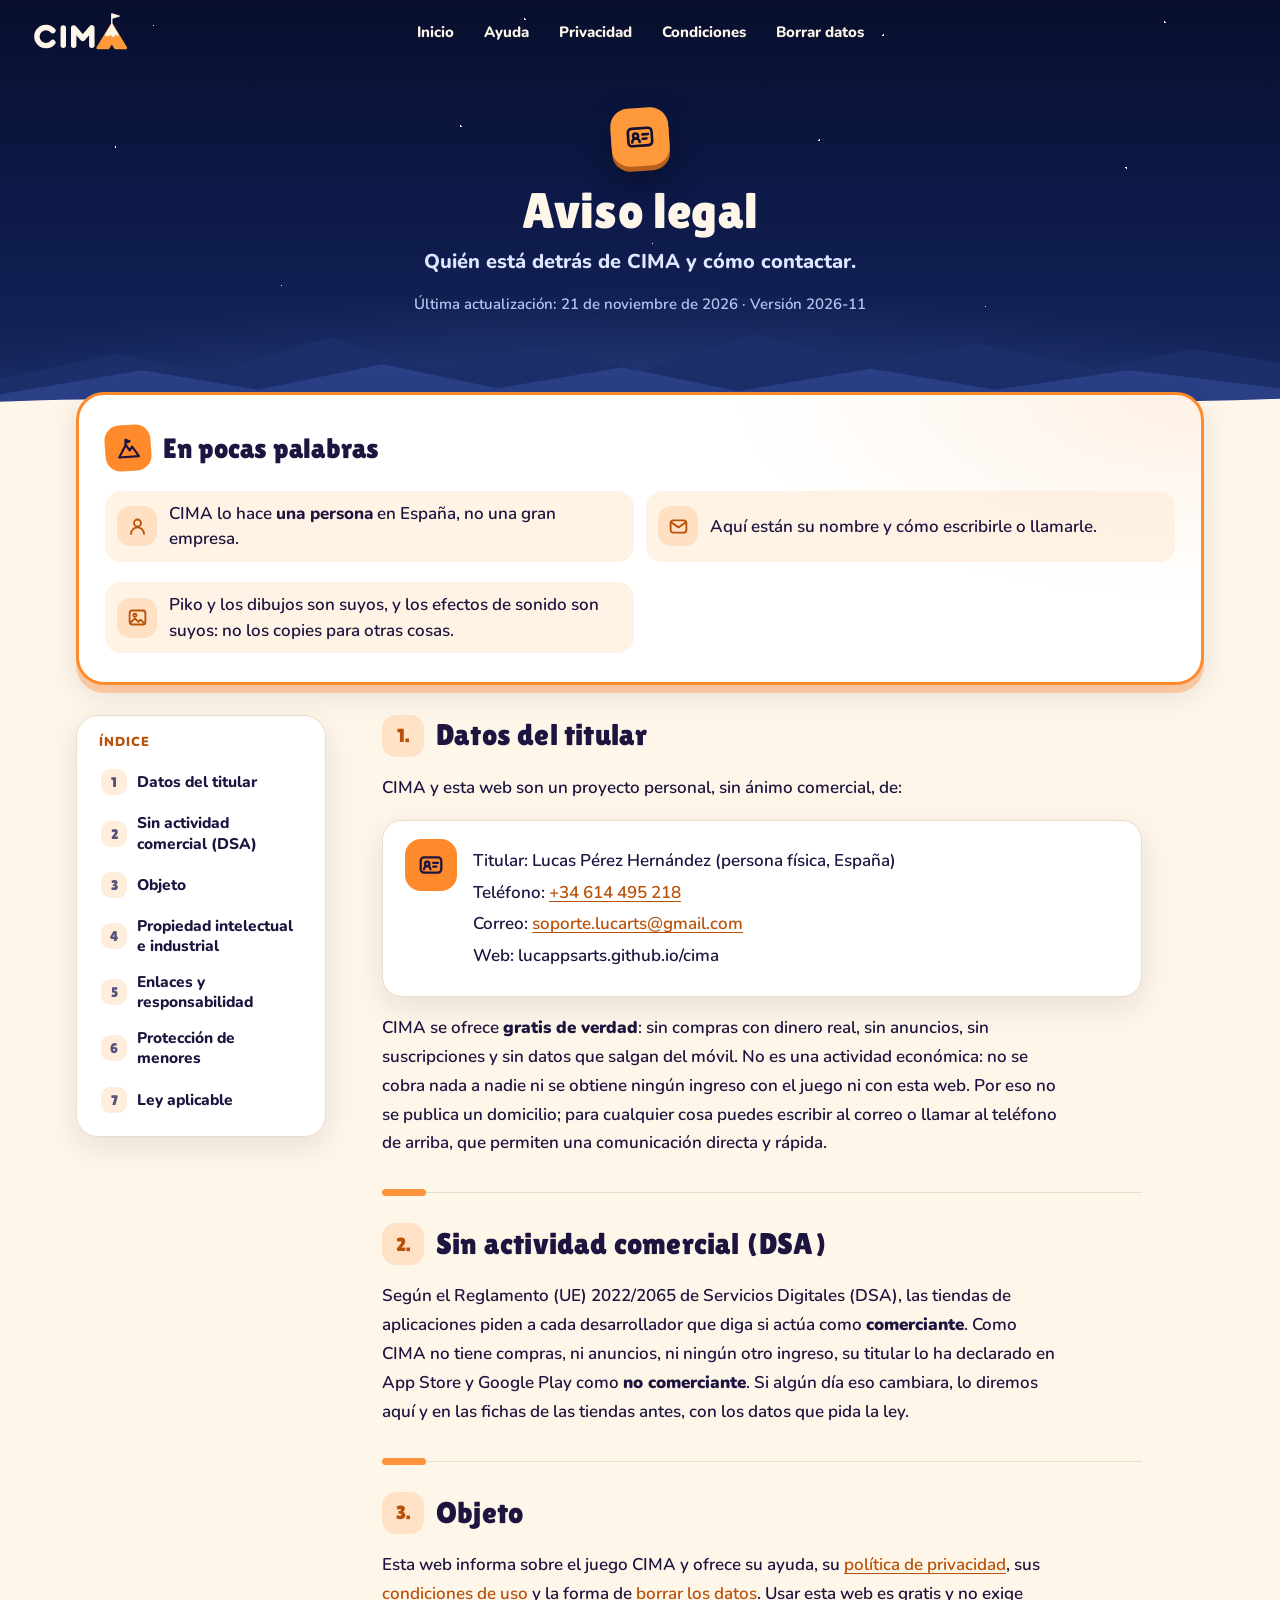
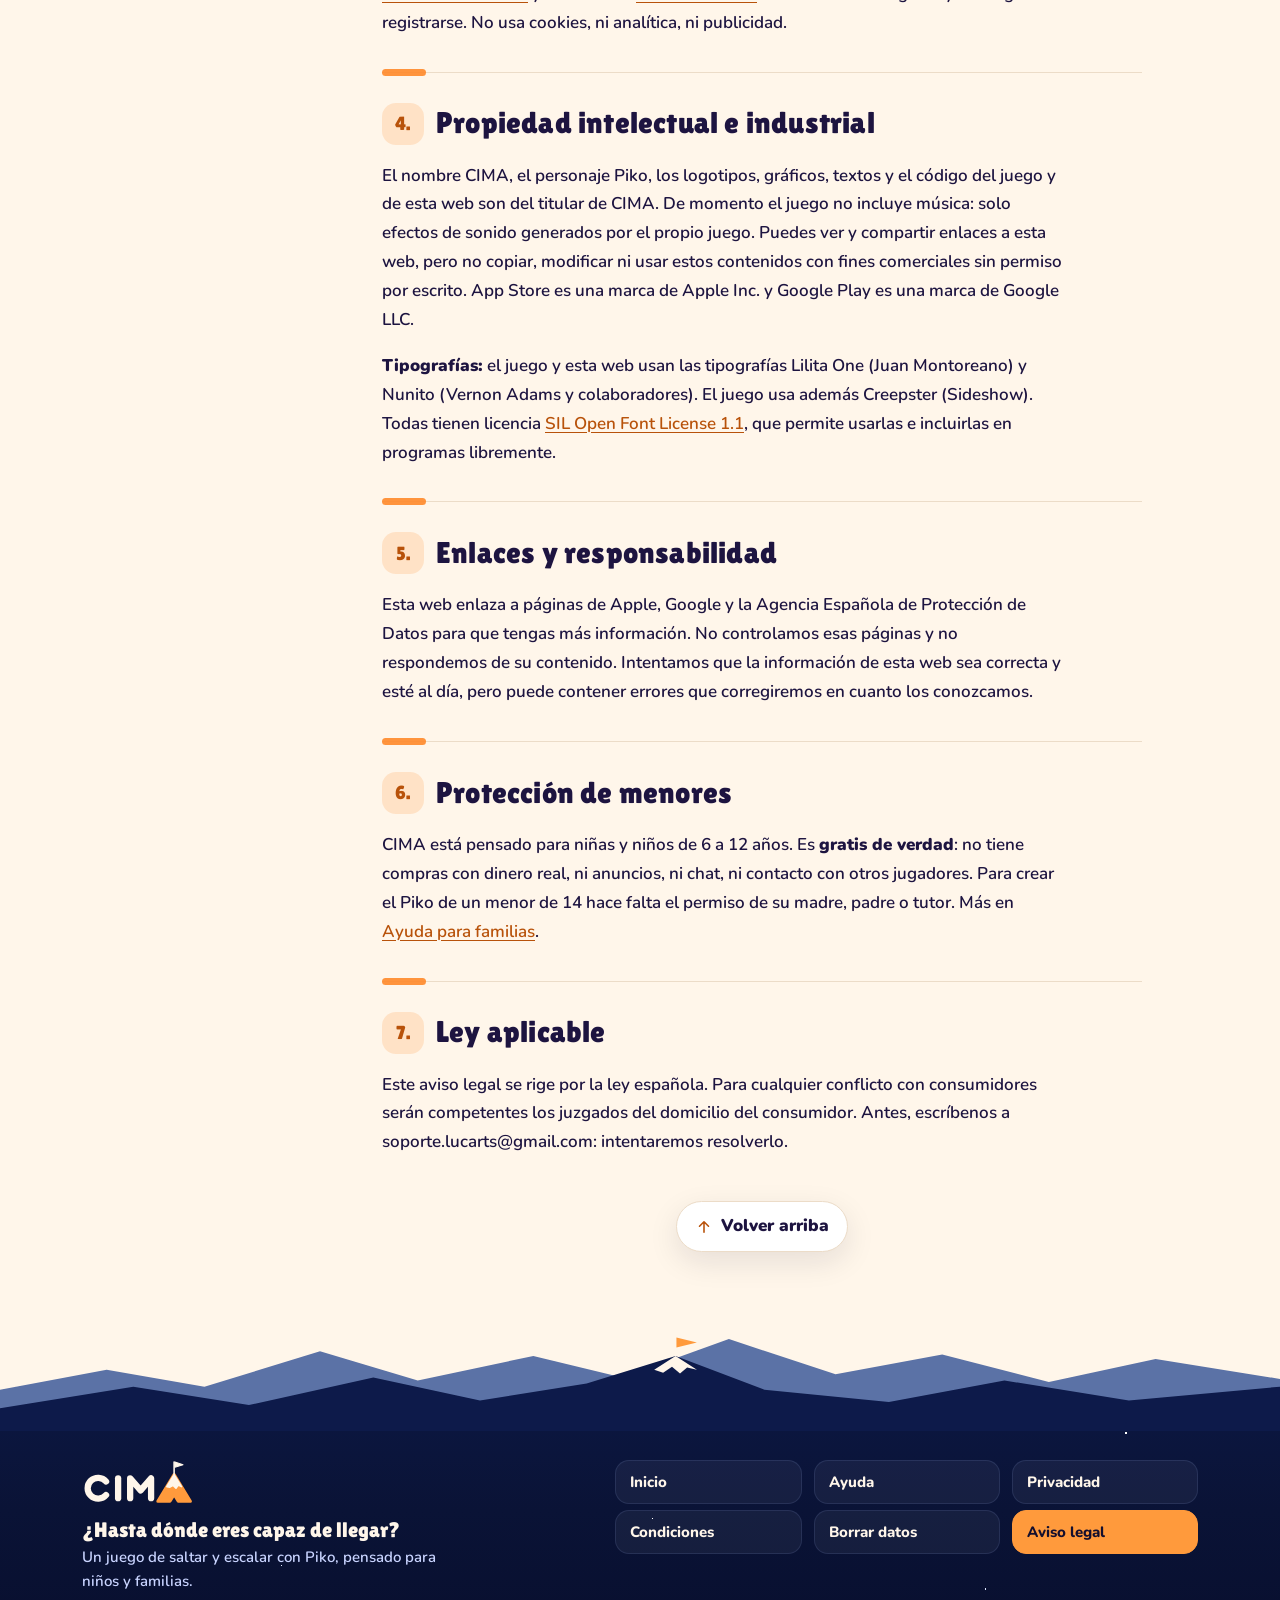
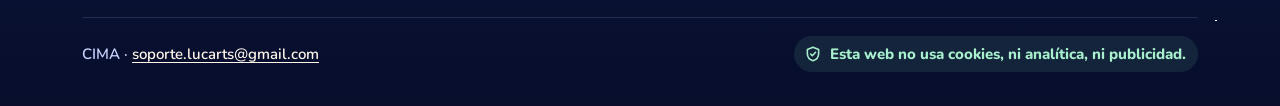
<file: aviso-legal.html>
<!doctype html>
<html lang="es">
<head>
<meta charset="utf-8">
<meta name="viewport" content="width=device-width,initial-scale=1">
<title>Aviso legal · CIMA</title>
<meta name="description" content="Aviso legal de CIMA y de esta web: quién está detrás, cómo contactar y por qué no es una actividad comercial.">
<meta name="color-scheme" content="dark light">
<meta name="theme-color" content="#140f2e" media="(prefers-color-scheme: dark)">
<meta name="theme-color" content="#fff6ea" media="(prefers-color-scheme: light)">
<meta name="referrer" content="no-referrer">
<link rel="canonical" href="https://lucappsarts.github.io/cima/aviso-legal.html">
<meta property="og:type" content="website">
<meta property="og:site_name" content="CIMA">
<meta property="og:locale" content="es_ES">
<meta property="og:url" content="https://lucappsarts.github.io/cima/aviso-legal.html">
<meta property="og:title" content="Aviso legal · CIMA">
<meta property="og:description" content="Aviso legal de CIMA y de esta web: quién está detrás, cómo contactar y por qué no es una actividad comercial.">
<meta property="og:image" content="https://lucappsarts.github.io/cima/img/compartir.png?v=4">
<meta property="og:image:width" content="1024">
<meta property="og:image:height" content="500">
<meta property="og:image:alt" content="CIMA, el juego de saltar y escalar con Piko">
<meta name="twitter:card" content="summary_large_image">
<meta name="twitter:title" content="Aviso legal · CIMA">
<meta name="twitter:description" content="Aviso legal de CIMA y de esta web: quién está detrás, cómo contactar y por qué no es una actividad comercial.">
<meta name="twitter:image" content="https://lucappsarts.github.io/cima/img/compartir.png?v=4">
<link rel="icon" type="image/png" href="favicon.png">
<link rel="apple-touch-icon" href="img/apple-touch-icon.png">
<link rel="stylesheet" href="estilo.css?v=20261030a">
</head>
<body>
<svg class="sprite" width="0" height="0" aria-hidden="true" focusable="false"><defs><symbol fill="none" stroke="currentColor" stroke-width="2.1" stroke-linecap="round" stroke-linejoin="round" id="i-peak" viewBox="0 0 24 24"><path d="M2.5 20 9.5 8.5l3.5 5.5 2.5-3.5 6 9.5z"/><path d="M9.5 8.5v-5l4 1.6-4 1.6"/></symbol><symbol fill="none" stroke="currentColor" stroke-width="2.1" stroke-linecap="round" stroke-linejoin="round" id="i-mail" viewBox="0 0 24 24"><rect x="3" y="5" width="18" height="14" rx="3"/><path d="m4 7.5 8 5.5 8-5.5"/></symbol><symbol fill="none" stroke="currentColor" stroke-width="2.1" stroke-linecap="round" stroke-linejoin="round" id="i-device" viewBox="0 0 24 24"><rect x="6.5" y="2.5" width="11" height="19" rx="3"/><path d="M10.5 18.2h3"/></symbol><symbol fill="none" stroke="currentColor" stroke-width="2.1" stroke-linecap="round" stroke-linejoin="round" id="i-gem" viewBox="0 0 24 24"><path d="M6 3.5h12l3.5 5L12 20.5 2.5 8.5z"/><path d="M2.5 8.5h19M9 3.5l3 5 3-5M8.5 8.5l3.5 12 3.5-12"/></symbol><symbol fill="none" stroke="currentColor" stroke-width="2.1" stroke-linecap="round" stroke-linejoin="round" id="i-trash" viewBox="0 0 24 24"><path d="M4 6.5h16M9.5 6.5v-2a1 1 0 0 1 1-1h3a1 1 0 0 1 1 1v2M6 6.5l1 13a1.5 1.5 0 0 0 1.5 1.4h7a1.5 1.5 0 0 0 1.5-1.4l1-13M10 10.5v6M14 10.5v6"/></symbol><symbol fill="none" stroke="currentColor" stroke-width="2.1" stroke-linecap="round" stroke-linejoin="round" id="i-alert" viewBox="0 0 24 24"><path d="M10.3 4.2 2.6 17.6a2 2 0 0 0 1.7 2.9h15.4a2 2 0 0 0 1.7-2.9L13.7 4.2a2 2 0 0 0-3.4 0z"/><path d="M12 9.5V14M12 17.2v.1"/></symbol><symbol fill="none" stroke="currentColor" stroke-width="2.1" stroke-linecap="round" stroke-linejoin="round" id="i-smile" viewBox="0 0 24 24"><circle cx="12" cy="12" r="9"/><path d="M8.5 14.5c1.8 2 5.2 2 7 0M9 9.5v.5M15 9.5v.5"/></symbol><symbol fill="none" stroke="currentColor" stroke-width="2.1" stroke-linecap="round" stroke-linejoin="round" id="i-cake" viewBox="0 0 24 24"><path d="M4 20.5h16M5 20.5v-7a2 2 0 0 1 2-2h10a2 2 0 0 1 2 2v7"/><path d="M5 15.5c1.5 1.2 3 1.2 4.5 0s3-1.2 4.5 0 3 1.2 4.5 0M12 11.5v-3M12 6c-.9-.8-.9-1.9 0-3.3.9 1.4.9 2.5 0 3.3z"/></symbol><symbol fill="none" stroke="currentColor" stroke-width="2.1" stroke-linecap="round" stroke-linejoin="round" id="i-family" viewBox="0 0 24 24"><circle cx="7.5" cy="5.5" r="2.5"/><circle cx="16.5" cy="5.5" r="2.5"/><circle cx="12" cy="12.5" r="2"/><path d="M3 20v-5.5a4.5 4.5 0 0 1 7.2-3.6M21 20v-5.5a4.5 4.5 0 0 0-7.2-3.6M8.8 20.5V19a3.2 3.2 0 0 1 6.4 0v1.5"/></symbol><symbol fill="none" stroke="currentColor" stroke-width="2.1" stroke-linecap="round" stroke-linejoin="round" id="i-ban" viewBox="0 0 24 24"><circle cx="12" cy="12" r="9"/><path d="m5.7 5.7 12.6 12.6"/></symbol><symbol fill="none" stroke="currentColor" stroke-width="2.1" stroke-linecap="round" stroke-linejoin="round" id="i-game" viewBox="0 0 24 24"><path d="M7 7.5h10a5 5 0 0 1 4.8 6.3l-.8 3a2.6 2.6 0 0 1-4.4 1.1L14.5 16h-5l-2.1 1.9A2.6 2.6 0 0 1 3 16.8l-.8-3A5 5 0 0 1 7 7.5z"/><path d="M8 10.5v3M6.5 12h3M15.5 11.2v.1M17.5 13v.1"/></symbol><symbol fill="none" stroke="currentColor" stroke-width="2.1" stroke-linecap="round" stroke-linejoin="round" id="i-shirt" viewBox="0 0 24 24"><path d="M8.5 3.5 3 6.5l2 4.2 2-.9v10.7h10V9.8l2 .9 2-4.2-5.5-3c-.5 1.6-1.9 2.6-3.5 2.6S9 5.1 8.5 3.5z"/></symbol><symbol fill="none" stroke="currentColor" stroke-width="2.1" stroke-linecap="round" stroke-linejoin="round" id="i-gift" viewBox="0 0 24 24"><rect x="3.5" y="8" width="17" height="4.5" rx="1"/><path d="M5 12.5v7a1 1 0 0 0 1 1h12a1 1 0 0 0 1-1v-7M12 8v12.5M12 8C10.5 4 6.5 4 7 6.5S12 8 12 8zm0 0c1.5-4 5.5-4 5-1.5S12 8 12 8z"/></symbol><symbol fill="none" stroke="currentColor" stroke-width="2.1" stroke-linecap="round" stroke-linejoin="round" id="i-heart" viewBox="0 0 24 24"><path d="M12 20s-7.5-4.5-7.5-10A4.2 4.2 0 0 1 12 7.6 4.2 4.2 0 0 1 19.5 10c0 5.5-7.5 10-7.5 10z"/></symbol><symbol fill="none" stroke="currentColor" stroke-width="2.1" stroke-linecap="round" stroke-linejoin="round" id="i-user" viewBox="0 0 24 24"><circle cx="12" cy="8" r="4"/><path d="M4.5 20.5a7.5 7.5 0 0 1 15 0"/></symbol><symbol fill="none" stroke="currentColor" stroke-width="2.1" stroke-linecap="round" stroke-linejoin="round" id="i-image" viewBox="0 0 24 24"><rect x="3" y="4" width="18" height="16" rx="3"/><circle cx="9" cy="9.5" r="1.8"/><path d="m4 18 5-5 4 4 2.5-2.5L20 19"/></symbol><symbol fill="none" stroke="currentColor" stroke-width="2.1" stroke-linecap="round" stroke-linejoin="round" id="i-shield" viewBox="0 0 24 24"><path d="M12 3 4.5 6v5.5c0 4.5 3.2 8 7.5 9.5 4.3-1.5 7.5-5 7.5-9.5V6z"/><path d="m8.8 12 2.3 2.3 4.3-4.6"/></symbol><symbol fill="none" stroke="currentColor" stroke-width="2.1" stroke-linecap="round" stroke-linejoin="round" id="i-lock" viewBox="0 0 24 24"><rect x="4.5" y="10.5" width="15" height="10" rx="2.5"/><path d="M8 10.5v-3a4 4 0 0 1 8 0v3M12 14.5V17"/></symbol><symbol fill="none" stroke="currentColor" stroke-width="2.1" stroke-linecap="round" stroke-linejoin="round" id="i-chatoff" viewBox="0 0 24 24"><path d="M20.5 11.5a8 8 0 0 1-11.8 7L3.5 20 5 15.4a8 8 0 0 1 12.6-9.7"/><path d="m3.5 3.5 17 17"/></symbol><symbol fill="none" stroke="currentColor" stroke-width="2.1" stroke-linecap="round" stroke-linejoin="round" id="i-help" viewBox="0 0 24 24"><circle cx="12" cy="12" r="9"/><path d="M9.5 9.5a2.6 2.6 0 0 1 5 1c0 1.7-2.5 2-2.5 3.5M12 17v.1"/></symbol><symbol fill="none" stroke="currentColor" stroke-width="2.1" stroke-linecap="round" stroke-linejoin="round" id="i-doc" viewBox="0 0 24 24"><path d="M6.5 2.5h7l5 5v12a2 2 0 0 1-2 2h-10a2 2 0 0 1-2-2v-15a2 2 0 0 1 2-2z"/><path d="M13.5 2.5v5h5M8.5 12.5h7M8.5 16.5h5"/></symbol><symbol fill="none" stroke="currentColor" stroke-width="2.1" stroke-linecap="round" stroke-linejoin="round" id="i-idcard" viewBox="0 0 24 24"><rect x="2.5" y="5" width="19" height="14" rx="3"/><circle cx="8.5" cy="11" r="2"/><path d="M5.5 16a3 3 0 0 1 6 0M14 10h4.5M14 13.5h3"/></symbol><symbol fill="none" stroke="currentColor" stroke-width="2.1" stroke-linecap="round" stroke-linejoin="round" id="i-arrow-r" viewBox="0 0 24 24"><path d="M5 12h14M13 6l6 6-6 6"/></symbol><symbol fill="none" stroke="currentColor" stroke-width="2.1" stroke-linecap="round" stroke-linejoin="round" id="i-arrow-up" viewBox="0 0 24 24"><path d="M12 19V5M6 11l6-6 6 6"/></symbol><symbol fill="none" stroke="currentColor" stroke-width="2.1" stroke-linecap="round" stroke-linejoin="round" id="i-check" viewBox="0 0 24 24"><path d="m5 12.5 4.5 4.5L19 7.5"/></symbol><symbol fill="none" stroke="currentColor" stroke-width="2.1" stroke-linecap="round" stroke-linejoin="round" id="i-star" viewBox="0 0 24 24"><path d="m12 3.5 2.6 5.3 5.9.9-4.3 4.1 1 5.8L12 16.9l-5.2 2.7 1-5.8-4.3-4.1 5.9-.9z"/></symbol><symbol fill="none" stroke="currentColor" stroke-width="2.1" stroke-linecap="round" stroke-linejoin="round" id="i-bag" viewBox="0 0 24 24"><path d="M5 7.5h14l-1.2 12a1.5 1.5 0 0 1-1.5 1.4H7.7a1.5 1.5 0 0 1-1.5-1.4z"/><path d="M8.5 9.5V7a3.5 3.5 0 0 1 7 0v2.5"/></symbol><symbol fill="none" stroke="currentColor" stroke-width="2.1" stroke-linecap="round" stroke-linejoin="round" id="i-chat" viewBox="0 0 24 24"><path d="M20.5 11.5a8 8 0 0 1-11.8 7L3.5 20 5 15.4a8 8 0 1 1 15.5-3.9z"/><path d="M8.5 11.5h.1M12 11.5h.1M15.5 11.5h.1"/></symbol><symbol fill="none" stroke="currentColor" stroke-width="2.1" stroke-linecap="round" stroke-linejoin="round" id="i-phone" viewBox="0 0 24 24"><path d="M5 3.5h3.5l1.8 4.5-2.3 1.5a11 11 0 0 0 6.5 6.5l1.5-2.3 4.5 1.8V19a1.5 1.5 0 0 1-1.5 1.5A16 16 0 0 1 3.5 5 1.5 1.5 0 0 1 5 3.5z"/></symbol><symbol fill="none" stroke="currentColor" stroke-width="2.1" stroke-linecap="round" stroke-linejoin="round" id="i-clock" viewBox="0 0 24 24"><circle cx="12" cy="12" r="9"/><path d="M12 7v5l3 2"/></symbol><symbol fill="none" stroke="currentColor" stroke-width="2.1" stroke-linecap="round" stroke-linejoin="round" id="i-download" viewBox="0 0 24 24"><path d="M12 3.5v11M7 10l5 5 5-5M4.5 19.5h15"/></symbol><symbol fill="none" stroke="currentColor" stroke-width="2.1" stroke-linecap="round" stroke-linejoin="round" id="i-scale" viewBox="0 0 24 24"><path d="M12 3.5v17M7 20.5h10M5 7h14M5 7l-2.5 6a2.5 2.5 0 0 0 5 0zM19 7l-2.5 6a2.5 2.5 0 0 0 5 0z"/></symbol><symbol fill="none" stroke="currentColor" stroke-width="2.1" stroke-linecap="round" stroke-linejoin="round" id="i-link" viewBox="0 0 24 24"><path d="M10 14a4 4 0 0 0 5.7 0l3-3a4 4 0 0 0-5.7-5.7l-1 1"/><path d="M14 10a4 4 0 0 0-5.7 0l-3 3a4 4 0 0 0 5.7 5.7l1-1"/></symbol><symbol fill="none" stroke="currentColor" stroke-width="2.1" stroke-linecap="round" stroke-linejoin="round" id="i-compass" viewBox="0 0 24 24"><circle cx="12" cy="12" r="9"/><path d="m15.5 8.5-2 5-5 2 2-5z"/></symbol><symbol fill="none" stroke="currentColor" stroke-width="2.1" stroke-linecap="round" stroke-linejoin="round" id="i-school" viewBox="0 0 24 24"><path d="m2.5 9 9.5-5 9.5 5-9.5 5z"/><path d="M6.5 11v5c1.5 1.5 3.5 2.2 5.5 2.2s4-.7 5.5-2.2v-5M21.5 9v5"/></symbol><symbol fill="none" stroke="currentColor" stroke-width="2.1" stroke-linecap="round" stroke-linejoin="round" id="i-tag" viewBox="0 0 24 24"><path d="M3.5 12.2V4.5a1 1 0 0 1 1-1h7.7l8.3 8.3a1.5 1.5 0 0 1 0 2.1l-6.6 6.6a1.5 1.5 0 0 1-2.1 0z"/><circle cx="8" cy="8" r="1.3"/></symbol><symbol fill="none" stroke="currentColor" stroke-width="2.1" stroke-linecap="round" stroke-linejoin="round" id="i-sliders" viewBox="0 0 24 24"><path d="M4 7h10M18 7h2M4 17h4M12 17h8"/><circle cx="16" cy="7" r="2"/><circle cx="10" cy="17" r="2"/></symbol><symbol fill="none" stroke="currentColor" stroke-width="2.1" stroke-linecap="round" stroke-linejoin="round" id="i-wifi" viewBox="0 0 24 24"><path d="M2.5 9a14 14 0 0 1 19 0M5.5 12.3a9.5 9.5 0 0 1 13 0M8.6 15.6a5 5 0 0 1 6.8 0M12 19v.1"/></symbol></defs></svg>
<a class="skip" href="#contenido">Saltar al contenido</a>
<header class="top"><div class="in">
  <a class="brand" href="index.html" aria-label="CIMA, inicio"><img class="logo-oscuro" src="img/logo-sobre-oscuro.svg" alt="CIMA" width="146" height="60"><img class="logo-claro" src="img/logo-sobre-claro.svg" alt="CIMA" width="146" height="60"></a>
  <button class="menu-btn" type="button" aria-expanded="false" aria-controls="menu-principal" aria-label="Abrir menú"><span></span><span></span><span></span></button>
  <nav class="menu" id="menu-principal" aria-label="Secciones"><a href="index.html">Inicio</a><a href="soporte.html">Ayuda</a><a href="privacidad.html">Privacidad</a><a href="condiciones.html">Condiciones</a><a href="borrar-cuenta.html">Borrar datos</a></nav>
</div></header>
<main id="contenido" class="page">
<header class="phero">
  <div class="in">
    <span class="phero-ico" aria-hidden="true"><svg class="i" aria-hidden="true" focusable="false" fill="none" stroke="currentColor" width="1em" height="1em"><use href="#i-idcard"/></svg></span>
    <h1>Aviso legal</h1>
    <p class="sub">Quién está detrás de CIMA y cómo contactar.</p>
    <p class="meta">Última actualización: <time datetime="2026-10-30">21 de noviembre de 2026</time> · Versión 2026-11</p>
  </div>
  <svg class="ridge-down" viewBox="0 0 1440 120" preserveAspectRatio="none" aria-hidden="true" focusable="false">
    <path class="far" d="M0 78 L130 44 L240 70 L370 22 L480 62 L610 34 L720 66 L850 18 L980 58 L1100 30 L1230 64 L1340 38 L1440 56 V120 H0 Z"/>
    <path class="mid" d="M0 98 L160 66 L290 92 L430 58 L560 90 L700 62 L830 94 L980 64 L1120 92 L1270 66 L1440 90 V120 H0 Z"/>
    <path class="front" d="M0 120 V108 C260 96 460 116 720 106 C980 96 1200 116 1440 104 V120 Z"/>
  </svg>
</header>
<div class="doc">
<section class="kid" aria-labelledby="kidt"><h2 id="kidt"><span class="kico big" aria-hidden="true"><svg class="i" aria-hidden="true" focusable="false" fill="none" stroke="currentColor" width="1em" height="1em"><use href="#i-peak"/></svg></span> En pocas palabras</h2><ul><li><span class="kico" aria-hidden="true"><svg class="i" aria-hidden="true" focusable="false" fill="none" stroke="currentColor" width="1em" height="1em"><use href="#i-user"/></svg></span><span>CIMA lo hace <b>una persona</b> en España, no una gran empresa.</span></li><li><span class="kico" aria-hidden="true"><svg class="i" aria-hidden="true" focusable="false" fill="none" stroke="currentColor" width="1em" height="1em"><use href="#i-mail"/></svg></span><span>Aquí están su nombre y cómo escribirle o llamarle.</span></li><li><span class="kico" aria-hidden="true"><svg class="i" aria-hidden="true" focusable="false" fill="none" stroke="currentColor" width="1em" height="1em"><use href="#i-image"/></svg></span><span>Piko y los dibujos son suyos, y los efectos de sonido son suyos: no los copies para otras cosas.</span></li></ul></section>
<div class="doc-grid">
<nav class="toc" aria-label="Índice"><ol>
<li><a href="#titular">Datos del titular</a></li><li><a href="#dsa">Sin actividad comercial (DSA)</a></li><li><a href="#objeto">Objeto</a></li><li><a href="#propiedad">Propiedad intelectual e industrial</a></li><li><a href="#enlaces">Enlaces y responsabilidad</a></li><li><a href="#menores">Protección de menores</a></li><li><a href="#ley">Ley aplicable</a></li>
</ol></nav>
<div class="prose">
<section class="sec" aria-labelledby="titular">
<h2 id="titular"><span class="hn">1.</span> Datos del titular</h2>
<p>CIMA y esta web son un proyecto personal, sin ánimo comercial, de:</p>
<div class="card ficha"><span class="cico" aria-hidden="true"><svg class="i" aria-hidden="true" focusable="false" fill="none" stroke="currentColor" width="1em" height="1em"><use href="#i-idcard"/></svg></span><p>Titular: Lucas Pérez Hernández (persona física, España)<br>Teléfono: <a href="tel:+34614495218">+34 614 495 218</a><br>Correo: <a href="mailto:soporte.lucarts@gmail.com">soporte.lucarts@gmail.com</a><br>Web: lucappsarts.github.io/cima</p></div>
<p>CIMA se ofrece <b>gratis de verdad</b>: sin compras con dinero real, sin anuncios, sin suscripciones y sin datos que salgan del móvil. No es una actividad económica: no se cobra nada a nadie ni se obtiene ningún ingreso con el juego ni con esta web. Por eso no se publica un domicilio; para cualquier cosa puedes escribir al correo o llamar al teléfono de arriba, que permiten una comunicación directa y rápida.</p>
</section>
<section class="sec" aria-labelledby="dsa">
<h2 id="dsa"><span class="hn">2.</span> Sin actividad comercial (DSA)</h2>
<p>Según el Reglamento (UE) 2022/2065 de Servicios Digitales (DSA), las tiendas de aplicaciones piden a cada desarrollador que diga si actúa como <b>comerciante</b>. Como CIMA no tiene compras, ni anuncios, ni ningún otro ingreso, su titular lo ha declarado en App Store y Google Play como <b>no comerciante</b>. Si algún día eso cambiara, lo diremos aquí y en las fichas de las tiendas antes, con los datos que pida la ley.</p>
</section>
<section class="sec" aria-labelledby="objeto">
<h2 id="objeto"><span class="hn">3.</span> Objeto</h2>
<p>Esta web informa sobre el juego CIMA y ofrece su ayuda, su <a href="privacidad.html">política de privacidad</a>, sus <a href="condiciones.html">condiciones de uso</a> y la forma de <a href="borrar-cuenta.html">borrar los datos</a>. Usar esta web es gratis y no exige registrarse. No usa cookies, ni analítica, ni publicidad.</p>
</section>
<section class="sec" aria-labelledby="propiedad">
<h2 id="propiedad"><span class="hn">4.</span> Propiedad intelectual e industrial</h2>
<p>El nombre CIMA, el personaje Piko, los logotipos, gráficos, textos y el código del juego y de esta web son del titular de CIMA. De momento el juego no incluye música: solo efectos de sonido generados por el propio juego. Puedes ver y compartir enlaces a esta web, pero no copiar, modificar ni usar estos contenidos con fines comerciales sin permiso por escrito. App Store es una marca de Apple Inc. y Google Play es una marca de Google LLC.</p>
<p><b>Tipografías:</b> el juego y esta web usan las tipografías Lilita One (Juan Montoreano) y Nunito (Vernon Adams y colaboradores). El juego usa además Creepster (Sideshow). Todas tienen licencia <a href="https://openfontlicense.org" rel="noopener">SIL Open Font License 1.1</a>, que permite usarlas e incluirlas en programas libremente.</p>
</section>
<section class="sec" aria-labelledby="enlaces">
<h2 id="enlaces"><span class="hn">5.</span> Enlaces y responsabilidad</h2>
<p>Esta web enlaza a páginas de Apple, Google y la Agencia Española de Protección de Datos para que tengas más información. No controlamos esas páginas y no respondemos de su contenido. Intentamos que la información de esta web sea correcta y esté al día, pero puede contener errores que corregiremos en cuanto los conozcamos.</p>
</section>
<section class="sec" aria-labelledby="menores">
<h2 id="menores"><span class="hn">6.</span> Protección de menores</h2>
<p>CIMA está pensado para niñas y niños de 6 a 12 años. Es <b>gratis de verdad</b>: no tiene compras con dinero real, ni anuncios, ni chat, ni contacto con otros jugadores. Para crear el Piko de un menor de 14 hace falta el permiso de su madre, padre o tutor. Más en <a href="soporte.html#padres">Ayuda para familias</a>.</p>
</section>
<section class="sec" aria-labelledby="ley">
<h2 id="ley"><span class="hn">7.</span> Ley aplicable</h2>
<p>Este aviso legal se rige por la ley española. Para cualquier conflicto con consumidores serán competentes los juzgados del domicilio del consumidor. Antes, escríbenos a soporte.lucarts@gmail.com: intentaremos resolverlo.</p>
</section>

<p class="totop-wrap"><a class="totop" href="#contenido"><svg class="i" aria-hidden="true" focusable="false" fill="none" stroke="currentColor" width="1em" height="1em"><use href="#i-arrow-up"/></svg><span>Volver arriba</span></a></p>
</div>
</div>
</div>
</main>
<footer class="pie">
  <svg class="ridge-up" viewBox="0 0 1440 150" preserveAspectRatio="none" aria-hidden="true" focusable="false">
    <rect class="bgp" width="1440" height="150"/>
    <path class="far" d="M0 150 V96 L120 70 L230 92 L360 46 L470 84 L600 52 L700 80 L820 30 L940 76 L1060 50 L1180 86 L1300 56 L1440 82 V150 Z"/>
    <path class="near" d="M0 150 V120 L150 92 L280 116 L420 80 L540 110 L660 88 L760 52 L860 96 L1000 112 L1130 84 L1270 110 L1440 92 V150 Z"/>
    <path class="snow" d="M736 70 L760 52 L784 70 L773 67 L765 75 L756 66 L746 74 Z"/>
    <path class="pole" d="M760 52 V28"/><path class="cloth" d="M761 28 L784 34.5 L761 41 Z"/>
  </svg>
  <div class="in">
    <div class="pie-top">
      <div class="pie-brand">
        <img class="pie-logo" src="img/logo-sobre-oscuro.svg" alt="CIMA" width="146" height="60" loading="lazy">
        <p class="pie-tag">¿Hasta dónde eres capaz de llegar?</p>
        <p class="pie-desc">Un juego de saltar y escalar con Piko, pensado para niños y familias.</p>
      </div>
      <nav aria-label="Pie de página"><a href="index.html">Inicio</a><a href="soporte.html">Ayuda</a><a href="privacidad.html">Privacidad</a><a href="condiciones.html">Condiciones</a><a href="borrar-cuenta.html">Borrar datos</a><a href="aviso-legal.html" aria-current="page">Aviso legal</a></nav>
    </div>
    <div class="pie-legal">
      <p>CIMA · <a href="mailto:soporte.lucarts@gmail.com">soporte.lucarts@gmail.com</a></p>
      <p class="pie-nc"><svg class="i" aria-hidden="true" focusable="false" fill="none" stroke="currentColor" width="1em" height="1em"><use href="#i-shield"/></svg><span>Esta web no usa cookies, ni analítica, ni publicidad.</span></p>
    </div>
  </div>
</footer>
<script src="cabecera.js?v=20261030a" defer></script>
<script src="efectos.js?v=20261030a" defer></script>
</body>
</html>
</file>
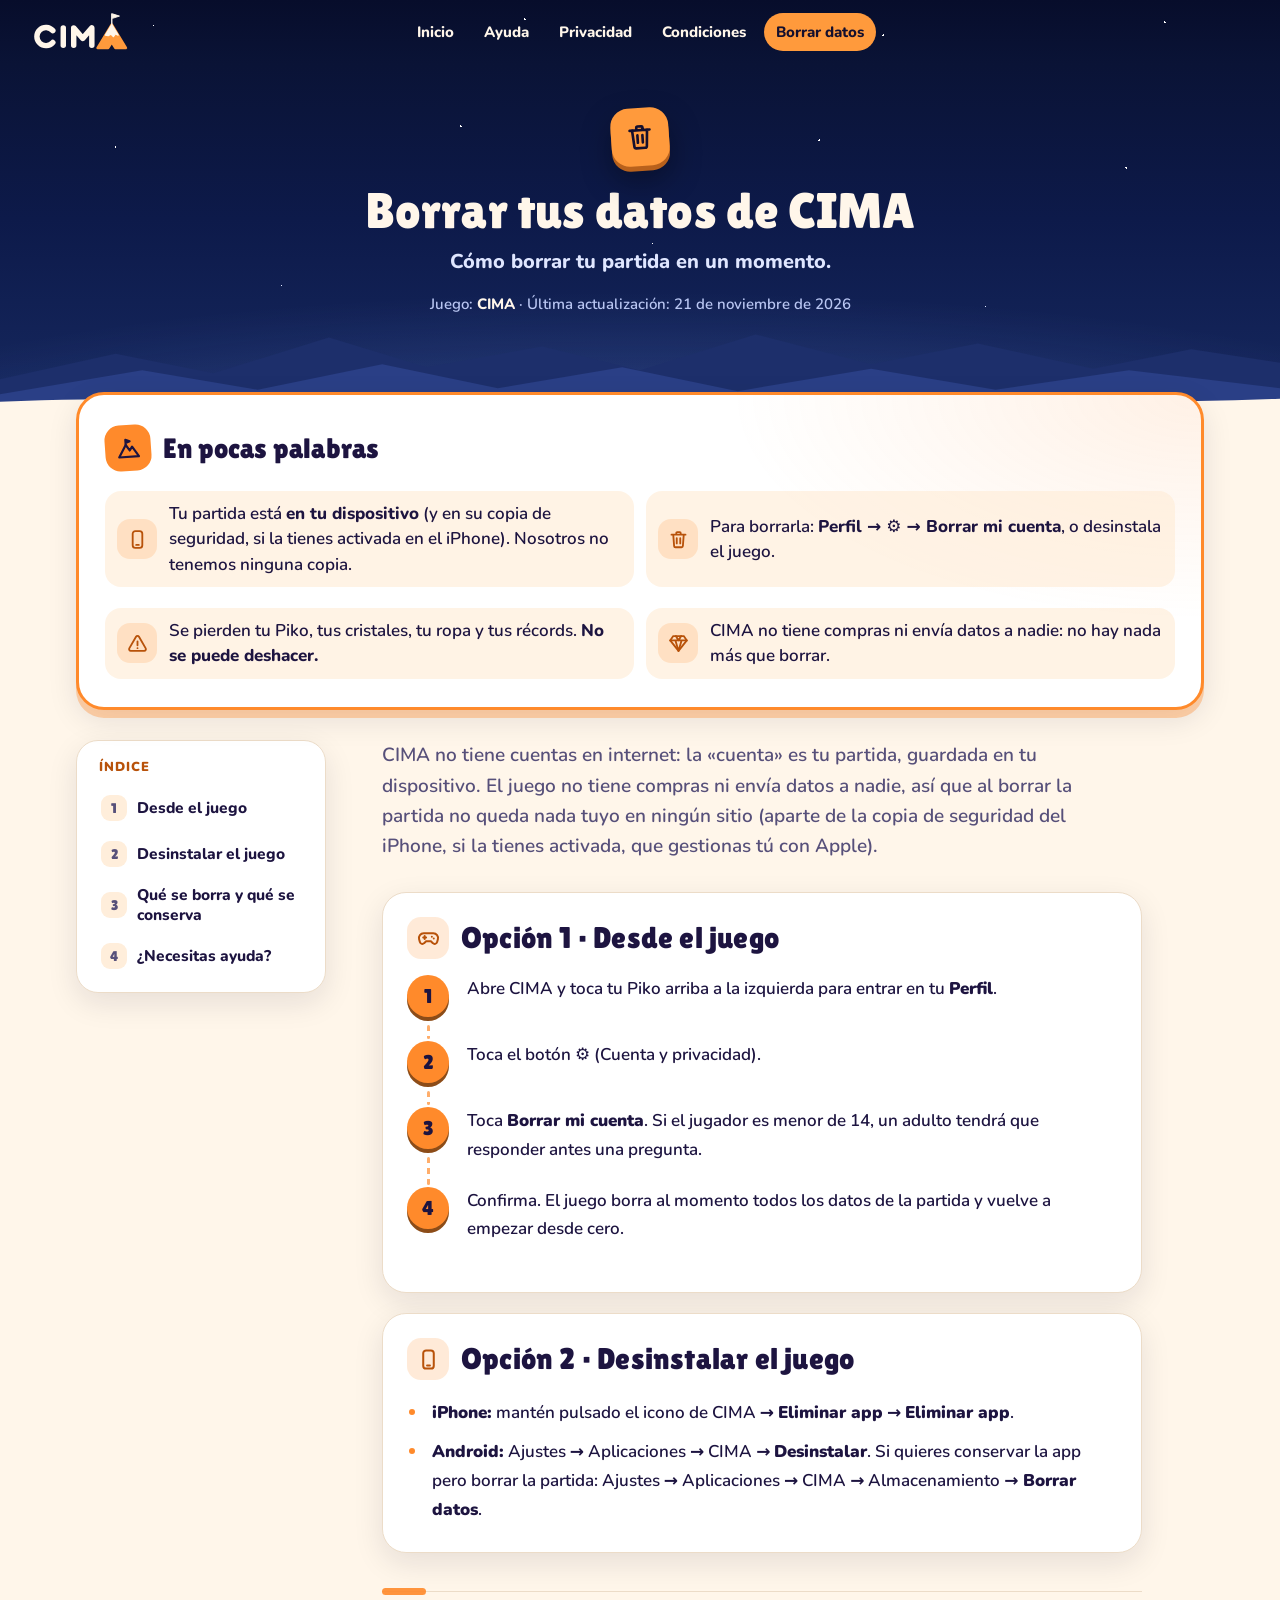
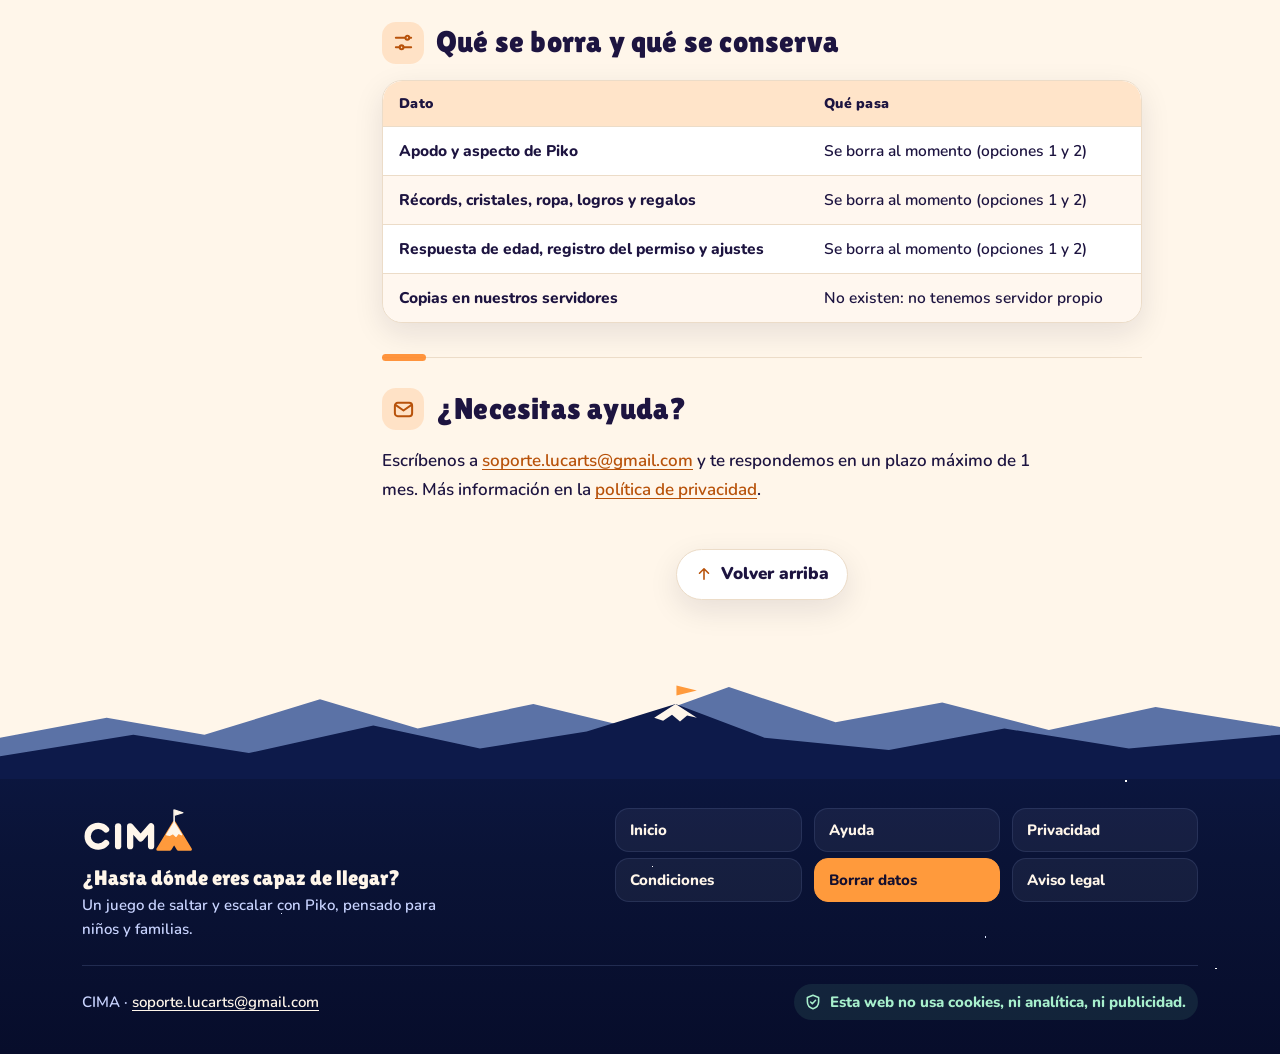
<file: borrar-cuenta.html>
<!doctype html>
<html lang="es">
<head>
<meta charset="utf-8">
<meta name="viewport" content="width=device-width,initial-scale=1">
<title>Borrar datos · CIMA</title>
<meta name="description" content="Cómo borrar tu partida de CIMA. El juego no envía datos fuera del dispositivo.">
<meta name="color-scheme" content="dark light">
<meta name="theme-color" content="#140f2e" media="(prefers-color-scheme: dark)">
<meta name="theme-color" content="#fff6ea" media="(prefers-color-scheme: light)">
<meta name="referrer" content="no-referrer">
<link rel="canonical" href="https://lucappsarts.github.io/cima/borrar-cuenta.html">
<meta property="og:type" content="website">
<meta property="og:site_name" content="CIMA">
<meta property="og:locale" content="es_ES">
<meta property="og:url" content="https://lucappsarts.github.io/cima/borrar-cuenta.html">
<meta property="og:title" content="Borrar datos · CIMA">
<meta property="og:description" content="Cómo borrar tu partida de CIMA. El juego no envía datos fuera del dispositivo.">
<meta property="og:image" content="https://lucappsarts.github.io/cima/img/compartir.png?v=4">
<meta property="og:image:width" content="1024">
<meta property="og:image:height" content="500">
<meta property="og:image:alt" content="CIMA, el juego de saltar y escalar con Piko">
<meta name="twitter:card" content="summary_large_image">
<meta name="twitter:title" content="Borrar datos · CIMA">
<meta name="twitter:description" content="Cómo borrar tu partida de CIMA. El juego no envía datos fuera del dispositivo.">
<meta name="twitter:image" content="https://lucappsarts.github.io/cima/img/compartir.png?v=4">
<link rel="icon" type="image/png" href="favicon.png">
<link rel="apple-touch-icon" href="img/apple-touch-icon.png">
<link rel="stylesheet" href="estilo.css?v=20261030a">
</head>
<body>
<svg class="sprite" width="0" height="0" aria-hidden="true" focusable="false"><defs><symbol fill="none" stroke="currentColor" stroke-width="2.1" stroke-linecap="round" stroke-linejoin="round" id="i-peak" viewBox="0 0 24 24"><path d="M2.5 20 9.5 8.5l3.5 5.5 2.5-3.5 6 9.5z"/><path d="M9.5 8.5v-5l4 1.6-4 1.6"/></symbol><symbol fill="none" stroke="currentColor" stroke-width="2.1" stroke-linecap="round" stroke-linejoin="round" id="i-mail" viewBox="0 0 24 24"><rect x="3" y="5" width="18" height="14" rx="3"/><path d="m4 7.5 8 5.5 8-5.5"/></symbol><symbol fill="none" stroke="currentColor" stroke-width="2.1" stroke-linecap="round" stroke-linejoin="round" id="i-device" viewBox="0 0 24 24"><rect x="6.5" y="2.5" width="11" height="19" rx="3"/><path d="M10.5 18.2h3"/></symbol><symbol fill="none" stroke="currentColor" stroke-width="2.1" stroke-linecap="round" stroke-linejoin="round" id="i-gem" viewBox="0 0 24 24"><path d="M6 3.5h12l3.5 5L12 20.5 2.5 8.5z"/><path d="M2.5 8.5h19M9 3.5l3 5 3-5M8.5 8.5l3.5 12 3.5-12"/></symbol><symbol fill="none" stroke="currentColor" stroke-width="2.1" stroke-linecap="round" stroke-linejoin="round" id="i-trash" viewBox="0 0 24 24"><path d="M4 6.5h16M9.5 6.5v-2a1 1 0 0 1 1-1h3a1 1 0 0 1 1 1v2M6 6.5l1 13a1.5 1.5 0 0 0 1.5 1.4h7a1.5 1.5 0 0 0 1.5-1.4l1-13M10 10.5v6M14 10.5v6"/></symbol><symbol fill="none" stroke="currentColor" stroke-width="2.1" stroke-linecap="round" stroke-linejoin="round" id="i-alert" viewBox="0 0 24 24"><path d="M10.3 4.2 2.6 17.6a2 2 0 0 0 1.7 2.9h15.4a2 2 0 0 0 1.7-2.9L13.7 4.2a2 2 0 0 0-3.4 0z"/><path d="M12 9.5V14M12 17.2v.1"/></symbol><symbol fill="none" stroke="currentColor" stroke-width="2.1" stroke-linecap="round" stroke-linejoin="round" id="i-smile" viewBox="0 0 24 24"><circle cx="12" cy="12" r="9"/><path d="M8.5 14.5c1.8 2 5.2 2 7 0M9 9.5v.5M15 9.5v.5"/></symbol><symbol fill="none" stroke="currentColor" stroke-width="2.1" stroke-linecap="round" stroke-linejoin="round" id="i-cake" viewBox="0 0 24 24"><path d="M4 20.5h16M5 20.5v-7a2 2 0 0 1 2-2h10a2 2 0 0 1 2 2v7"/><path d="M5 15.5c1.5 1.2 3 1.2 4.5 0s3-1.2 4.5 0 3 1.2 4.5 0M12 11.5v-3M12 6c-.9-.8-.9-1.9 0-3.3.9 1.4.9 2.5 0 3.3z"/></symbol><symbol fill="none" stroke="currentColor" stroke-width="2.1" stroke-linecap="round" stroke-linejoin="round" id="i-family" viewBox="0 0 24 24"><circle cx="7.5" cy="5.5" r="2.5"/><circle cx="16.5" cy="5.5" r="2.5"/><circle cx="12" cy="12.5" r="2"/><path d="M3 20v-5.5a4.5 4.5 0 0 1 7.2-3.6M21 20v-5.5a4.5 4.5 0 0 0-7.2-3.6M8.8 20.5V19a3.2 3.2 0 0 1 6.4 0v1.5"/></symbol><symbol fill="none" stroke="currentColor" stroke-width="2.1" stroke-linecap="round" stroke-linejoin="round" id="i-ban" viewBox="0 0 24 24"><circle cx="12" cy="12" r="9"/><path d="m5.7 5.7 12.6 12.6"/></symbol><symbol fill="none" stroke="currentColor" stroke-width="2.1" stroke-linecap="round" stroke-linejoin="round" id="i-game" viewBox="0 0 24 24"><path d="M7 7.5h10a5 5 0 0 1 4.8 6.3l-.8 3a2.6 2.6 0 0 1-4.4 1.1L14.5 16h-5l-2.1 1.9A2.6 2.6 0 0 1 3 16.8l-.8-3A5 5 0 0 1 7 7.5z"/><path d="M8 10.5v3M6.5 12h3M15.5 11.2v.1M17.5 13v.1"/></symbol><symbol fill="none" stroke="currentColor" stroke-width="2.1" stroke-linecap="round" stroke-linejoin="round" id="i-shirt" viewBox="0 0 24 24"><path d="M8.5 3.5 3 6.5l2 4.2 2-.9v10.7h10V9.8l2 .9 2-4.2-5.5-3c-.5 1.6-1.9 2.6-3.5 2.6S9 5.1 8.5 3.5z"/></symbol><symbol fill="none" stroke="currentColor" stroke-width="2.1" stroke-linecap="round" stroke-linejoin="round" id="i-gift" viewBox="0 0 24 24"><rect x="3.5" y="8" width="17" height="4.5" rx="1"/><path d="M5 12.5v7a1 1 0 0 0 1 1h12a1 1 0 0 0 1-1v-7M12 8v12.5M12 8C10.5 4 6.5 4 7 6.5S12 8 12 8zm0 0c1.5-4 5.5-4 5-1.5S12 8 12 8z"/></symbol><symbol fill="none" stroke="currentColor" stroke-width="2.1" stroke-linecap="round" stroke-linejoin="round" id="i-heart" viewBox="0 0 24 24"><path d="M12 20s-7.5-4.5-7.5-10A4.2 4.2 0 0 1 12 7.6 4.2 4.2 0 0 1 19.5 10c0 5.5-7.5 10-7.5 10z"/></symbol><symbol fill="none" stroke="currentColor" stroke-width="2.1" stroke-linecap="round" stroke-linejoin="round" id="i-user" viewBox="0 0 24 24"><circle cx="12" cy="8" r="4"/><path d="M4.5 20.5a7.5 7.5 0 0 1 15 0"/></symbol><symbol fill="none" stroke="currentColor" stroke-width="2.1" stroke-linecap="round" stroke-linejoin="round" id="i-image" viewBox="0 0 24 24"><rect x="3" y="4" width="18" height="16" rx="3"/><circle cx="9" cy="9.5" r="1.8"/><path d="m4 18 5-5 4 4 2.5-2.5L20 19"/></symbol><symbol fill="none" stroke="currentColor" stroke-width="2.1" stroke-linecap="round" stroke-linejoin="round" id="i-shield" viewBox="0 0 24 24"><path d="M12 3 4.5 6v5.5c0 4.5 3.2 8 7.5 9.5 4.3-1.5 7.5-5 7.5-9.5V6z"/><path d="m8.8 12 2.3 2.3 4.3-4.6"/></symbol><symbol fill="none" stroke="currentColor" stroke-width="2.1" stroke-linecap="round" stroke-linejoin="round" id="i-lock" viewBox="0 0 24 24"><rect x="4.5" y="10.5" width="15" height="10" rx="2.5"/><path d="M8 10.5v-3a4 4 0 0 1 8 0v3M12 14.5V17"/></symbol><symbol fill="none" stroke="currentColor" stroke-width="2.1" stroke-linecap="round" stroke-linejoin="round" id="i-chatoff" viewBox="0 0 24 24"><path d="M20.5 11.5a8 8 0 0 1-11.8 7L3.5 20 5 15.4a8 8 0 0 1 12.6-9.7"/><path d="m3.5 3.5 17 17"/></symbol><symbol fill="none" stroke="currentColor" stroke-width="2.1" stroke-linecap="round" stroke-linejoin="round" id="i-help" viewBox="0 0 24 24"><circle cx="12" cy="12" r="9"/><path d="M9.5 9.5a2.6 2.6 0 0 1 5 1c0 1.7-2.5 2-2.5 3.5M12 17v.1"/></symbol><symbol fill="none" stroke="currentColor" stroke-width="2.1" stroke-linecap="round" stroke-linejoin="round" id="i-doc" viewBox="0 0 24 24"><path d="M6.5 2.5h7l5 5v12a2 2 0 0 1-2 2h-10a2 2 0 0 1-2-2v-15a2 2 0 0 1 2-2z"/><path d="M13.5 2.5v5h5M8.5 12.5h7M8.5 16.5h5"/></symbol><symbol fill="none" stroke="currentColor" stroke-width="2.1" stroke-linecap="round" stroke-linejoin="round" id="i-idcard" viewBox="0 0 24 24"><rect x="2.5" y="5" width="19" height="14" rx="3"/><circle cx="8.5" cy="11" r="2"/><path d="M5.5 16a3 3 0 0 1 6 0M14 10h4.5M14 13.5h3"/></symbol><symbol fill="none" stroke="currentColor" stroke-width="2.1" stroke-linecap="round" stroke-linejoin="round" id="i-arrow-r" viewBox="0 0 24 24"><path d="M5 12h14M13 6l6 6-6 6"/></symbol><symbol fill="none" stroke="currentColor" stroke-width="2.1" stroke-linecap="round" stroke-linejoin="round" id="i-arrow-up" viewBox="0 0 24 24"><path d="M12 19V5M6 11l6-6 6 6"/></symbol><symbol fill="none" stroke="currentColor" stroke-width="2.1" stroke-linecap="round" stroke-linejoin="round" id="i-check" viewBox="0 0 24 24"><path d="m5 12.5 4.5 4.5L19 7.5"/></symbol><symbol fill="none" stroke="currentColor" stroke-width="2.1" stroke-linecap="round" stroke-linejoin="round" id="i-star" viewBox="0 0 24 24"><path d="m12 3.5 2.6 5.3 5.9.9-4.3 4.1 1 5.8L12 16.9l-5.2 2.7 1-5.8-4.3-4.1 5.9-.9z"/></symbol><symbol fill="none" stroke="currentColor" stroke-width="2.1" stroke-linecap="round" stroke-linejoin="round" id="i-bag" viewBox="0 0 24 24"><path d="M5 7.5h14l-1.2 12a1.5 1.5 0 0 1-1.5 1.4H7.7a1.5 1.5 0 0 1-1.5-1.4z"/><path d="M8.5 9.5V7a3.5 3.5 0 0 1 7 0v2.5"/></symbol><symbol fill="none" stroke="currentColor" stroke-width="2.1" stroke-linecap="round" stroke-linejoin="round" id="i-chat" viewBox="0 0 24 24"><path d="M20.5 11.5a8 8 0 0 1-11.8 7L3.5 20 5 15.4a8 8 0 1 1 15.5-3.9z"/><path d="M8.5 11.5h.1M12 11.5h.1M15.5 11.5h.1"/></symbol><symbol fill="none" stroke="currentColor" stroke-width="2.1" stroke-linecap="round" stroke-linejoin="round" id="i-phone" viewBox="0 0 24 24"><path d="M5 3.5h3.5l1.8 4.5-2.3 1.5a11 11 0 0 0 6.5 6.5l1.5-2.3 4.5 1.8V19a1.5 1.5 0 0 1-1.5 1.5A16 16 0 0 1 3.5 5 1.5 1.5 0 0 1 5 3.5z"/></symbol><symbol fill="none" stroke="currentColor" stroke-width="2.1" stroke-linecap="round" stroke-linejoin="round" id="i-clock" viewBox="0 0 24 24"><circle cx="12" cy="12" r="9"/><path d="M12 7v5l3 2"/></symbol><symbol fill="none" stroke="currentColor" stroke-width="2.1" stroke-linecap="round" stroke-linejoin="round" id="i-download" viewBox="0 0 24 24"><path d="M12 3.5v11M7 10l5 5 5-5M4.5 19.5h15"/></symbol><symbol fill="none" stroke="currentColor" stroke-width="2.1" stroke-linecap="round" stroke-linejoin="round" id="i-scale" viewBox="0 0 24 24"><path d="M12 3.5v17M7 20.5h10M5 7h14M5 7l-2.5 6a2.5 2.5 0 0 0 5 0zM19 7l-2.5 6a2.5 2.5 0 0 0 5 0z"/></symbol><symbol fill="none" stroke="currentColor" stroke-width="2.1" stroke-linecap="round" stroke-linejoin="round" id="i-link" viewBox="0 0 24 24"><path d="M10 14a4 4 0 0 0 5.7 0l3-3a4 4 0 0 0-5.7-5.7l-1 1"/><path d="M14 10a4 4 0 0 0-5.7 0l-3 3a4 4 0 0 0 5.7 5.7l1-1"/></symbol><symbol fill="none" stroke="currentColor" stroke-width="2.1" stroke-linecap="round" stroke-linejoin="round" id="i-compass" viewBox="0 0 24 24"><circle cx="12" cy="12" r="9"/><path d="m15.5 8.5-2 5-5 2 2-5z"/></symbol><symbol fill="none" stroke="currentColor" stroke-width="2.1" stroke-linecap="round" stroke-linejoin="round" id="i-school" viewBox="0 0 24 24"><path d="m2.5 9 9.5-5 9.5 5-9.5 5z"/><path d="M6.5 11v5c1.5 1.5 3.5 2.2 5.5 2.2s4-.7 5.5-2.2v-5M21.5 9v5"/></symbol><symbol fill="none" stroke="currentColor" stroke-width="2.1" stroke-linecap="round" stroke-linejoin="round" id="i-tag" viewBox="0 0 24 24"><path d="M3.5 12.2V4.5a1 1 0 0 1 1-1h7.7l8.3 8.3a1.5 1.5 0 0 1 0 2.1l-6.6 6.6a1.5 1.5 0 0 1-2.1 0z"/><circle cx="8" cy="8" r="1.3"/></symbol><symbol fill="none" stroke="currentColor" stroke-width="2.1" stroke-linecap="round" stroke-linejoin="round" id="i-sliders" viewBox="0 0 24 24"><path d="M4 7h10M18 7h2M4 17h4M12 17h8"/><circle cx="16" cy="7" r="2"/><circle cx="10" cy="17" r="2"/></symbol><symbol fill="none" stroke="currentColor" stroke-width="2.1" stroke-linecap="round" stroke-linejoin="round" id="i-wifi" viewBox="0 0 24 24"><path d="M2.5 9a14 14 0 0 1 19 0M5.5 12.3a9.5 9.5 0 0 1 13 0M8.6 15.6a5 5 0 0 1 6.8 0M12 19v.1"/></symbol></defs></svg>
<a class="skip" href="#contenido">Saltar al contenido</a>
<header class="top"><div class="in">
  <a class="brand" href="index.html" aria-label="CIMA, inicio"><img class="logo-oscuro" src="img/logo-sobre-oscuro.svg" alt="CIMA" width="146" height="60"><img class="logo-claro" src="img/logo-sobre-claro.svg" alt="CIMA" width="146" height="60"></a>
  <button class="menu-btn" type="button" aria-expanded="false" aria-controls="menu-principal" aria-label="Abrir menú"><span></span><span></span><span></span></button>
  <nav class="menu" id="menu-principal" aria-label="Secciones"><a href="index.html">Inicio</a><a href="soporte.html">Ayuda</a><a href="privacidad.html">Privacidad</a><a href="condiciones.html">Condiciones</a><a href="borrar-cuenta.html" aria-current="page">Borrar datos</a></nav>
</div></header>
<main id="contenido" class="page">
<header class="phero">
  <div class="in">
    <span class="phero-ico" aria-hidden="true"><svg class="i" aria-hidden="true" focusable="false" fill="none" stroke="currentColor" width="1em" height="1em"><use href="#i-trash"/></svg></span>
    <h1>Borrar tus datos de CIMA</h1>
    <p class="sub">Cómo borrar tu partida en un momento.</p>
    <p class="meta">Juego: <b>CIMA</b> · Última actualización: <time datetime="2026-10-30">21 de noviembre de 2026</time></p>
  </div>
  <svg class="ridge-down" viewBox="0 0 1440 120" preserveAspectRatio="none" aria-hidden="true" focusable="false">
    <path class="far" d="M0 78 L130 44 L240 70 L370 22 L480 62 L610 34 L720 66 L850 18 L980 58 L1100 30 L1230 64 L1340 38 L1440 56 V120 H0 Z"/>
    <path class="mid" d="M0 98 L160 66 L290 92 L430 58 L560 90 L700 62 L830 94 L980 64 L1120 92 L1270 66 L1440 90 V120 H0 Z"/>
    <path class="front" d="M0 120 V108 C260 96 460 116 720 106 C980 96 1200 116 1440 104 V120 Z"/>
  </svg>
</header>
<div class="doc">
<section class="kid" aria-labelledby="kidt"><h2 id="kidt"><span class="kico big" aria-hidden="true"><svg class="i" aria-hidden="true" focusable="false" fill="none" stroke="currentColor" width="1em" height="1em"><use href="#i-peak"/></svg></span> En pocas palabras</h2><ul><li><span class="kico" aria-hidden="true"><svg class="i" aria-hidden="true" focusable="false" fill="none" stroke="currentColor" width="1em" height="1em"><use href="#i-device"/></svg></span><span>Tu partida está <b>en tu dispositivo</b> (y en su copia de seguridad, si la tienes activada en el iPhone). Nosotros no tenemos ninguna copia.</span></li><li><span class="kico" aria-hidden="true"><svg class="i" aria-hidden="true" focusable="false" fill="none" stroke="currentColor" width="1em" height="1em"><use href="#i-trash"/></svg></span><span>Para borrarla: <b>Perfil → ⚙ → Borrar mi cuenta</b>, o desinstala el juego.</span></li><li><span class="kico" aria-hidden="true"><svg class="i" aria-hidden="true" focusable="false" fill="none" stroke="currentColor" width="1em" height="1em"><use href="#i-alert"/></svg></span><span>Se pierden tu Piko, tus cristales, tu ropa y tus récords. <b>No se puede deshacer.</b></span></li><li><span class="kico" aria-hidden="true"><svg class="i" aria-hidden="true" focusable="false" fill="none" stroke="currentColor" width="1em" height="1em"><use href="#i-gem"/></svg></span><span>CIMA no tiene compras ni envía datos a nadie: no hay nada más que borrar.</span></li></ul></section>
<div class="doc-grid">
<nav class="toc" aria-label="Índice"><ol>
<li><a href="#juego">Desde el juego</a></li><li><a href="#desinstalar">Desinstalar el juego</a></li><li><a href="#que">Qué se borra y qué se conserva</a></li><li><a href="#ayuda">¿Necesitas ayuda?</a></li>
</ol></nav>
<div class="prose">
<p class="lead">CIMA no tiene cuentas en internet: la «cuenta» es tu partida, guardada en tu dispositivo. El juego no tiene compras ni envía datos a nadie, así que al borrar la partida no queda nada tuyo en ningún sitio (aparte de la copia de seguridad del iPhone, si la tienes activada, que gestionas tú con Apple).</p>

<section class="sec opt" aria-labelledby="juego">
<h2 id="juego"><span class="hico" aria-hidden="true"><svg class="i" aria-hidden="true" focusable="false" fill="none" stroke="currentColor" width="1em" height="1em"><use href="#i-game"/></svg></span>Opción 1 · Desde el juego</h2>
<ol class="steps">
<li>Abre CIMA y toca tu Piko arriba a la izquierda para entrar en tu <b>Perfil</b>.</li>
<li>Toca el botón <b>⚙</b> (Cuenta y privacidad).</li>
<li>Toca <b>Borrar mi cuenta</b>. Si el jugador es menor de 14, un adulto tendrá que responder antes una pregunta.</li>
<li>Confirma. El juego borra al momento todos los datos de la partida y vuelve a empezar desde cero.</li>
</ol>
</section>
<section class="sec opt" aria-labelledby="desinstalar">
<h2 id="desinstalar"><span class="hico" aria-hidden="true"><svg class="i" aria-hidden="true" focusable="false" fill="none" stroke="currentColor" width="1em" height="1em"><use href="#i-device"/></svg></span>Opción 2 · Desinstalar el juego</h2>
<ul>
<li><b>iPhone:</b> mantén pulsado el icono de CIMA → <b>Eliminar app</b> → <b>Eliminar app</b>.</li>
<li><b>Android:</b> Ajustes → Aplicaciones → CIMA → <b>Desinstalar</b>. Si quieres conservar la app pero borrar la partida: Ajustes → Aplicaciones → CIMA → Almacenamiento → <b>Borrar datos</b>.</li>
</ul>
</section>
<section class="sec" aria-labelledby="que">
<h2 id="que"><span class="hico" aria-hidden="true"><svg class="i" aria-hidden="true" focusable="false" fill="none" stroke="currentColor" width="1em" height="1em"><use href="#i-sliders"/></svg></span>Qué se borra y qué se conserva</h2>
<div class="tablewrap"><table>
<thead><tr><th scope="col">Dato</th><th scope="col">Qué pasa</th></tr></thead>
<tbody>
<tr><td data-label="Dato">Apodo y aspecto de Piko</td><td data-label="Qué pasa">Se borra al momento (opciones 1 y 2)</td></tr>
<tr><td data-label="Dato">Récords, cristales, ropa, logros y regalos</td><td data-label="Qué pasa">Se borra al momento (opciones 1 y 2)</td></tr>
<tr><td data-label="Dato">Respuesta de edad, registro del permiso y ajustes</td><td data-label="Qué pasa">Se borra al momento (opciones 1 y 2)</td></tr>
<tr><td data-label="Dato">Copias en nuestros servidores</td><td data-label="Qué pasa">No existen: no tenemos servidor propio</td></tr>
</tbody></table></div>
</section>
<section class="sec" aria-labelledby="ayuda">
<h2 id="ayuda"><span class="hico" aria-hidden="true"><svg class="i" aria-hidden="true" focusable="false" fill="none" stroke="currentColor" width="1em" height="1em"><use href="#i-mail"/></svg></span>¿Necesitas ayuda?</h2>
<p>Escríbenos a <a href="mailto:soporte.lucarts@gmail.com?subject=CIMA%20-%20Borrar%20datos">soporte.lucarts@gmail.com</a> y te respondemos en un plazo máximo de 1 mes. Más información en la <a href="privacidad.html#derechos">política de privacidad</a>.</p>
</section>

<p class="totop-wrap"><a class="totop" href="#contenido"><svg class="i" aria-hidden="true" focusable="false" fill="none" stroke="currentColor" width="1em" height="1em"><use href="#i-arrow-up"/></svg><span>Volver arriba</span></a></p>
</div>
</div>
</div>
</main>
<footer class="pie">
  <svg class="ridge-up" viewBox="0 0 1440 150" preserveAspectRatio="none" aria-hidden="true" focusable="false">
    <rect class="bgp" width="1440" height="150"/>
    <path class="far" d="M0 150 V96 L120 70 L230 92 L360 46 L470 84 L600 52 L700 80 L820 30 L940 76 L1060 50 L1180 86 L1300 56 L1440 82 V150 Z"/>
    <path class="near" d="M0 150 V120 L150 92 L280 116 L420 80 L540 110 L660 88 L760 52 L860 96 L1000 112 L1130 84 L1270 110 L1440 92 V150 Z"/>
    <path class="snow" d="M736 70 L760 52 L784 70 L773 67 L765 75 L756 66 L746 74 Z"/>
    <path class="pole" d="M760 52 V28"/><path class="cloth" d="M761 28 L784 34.5 L761 41 Z"/>
  </svg>
  <div class="in">
    <div class="pie-top">
      <div class="pie-brand">
        <img class="pie-logo" src="img/logo-sobre-oscuro.svg" alt="CIMA" width="146" height="60" loading="lazy">
        <p class="pie-tag">¿Hasta dónde eres capaz de llegar?</p>
        <p class="pie-desc">Un juego de saltar y escalar con Piko, pensado para niños y familias.</p>
      </div>
      <nav aria-label="Pie de página"><a href="index.html">Inicio</a><a href="soporte.html">Ayuda</a><a href="privacidad.html">Privacidad</a><a href="condiciones.html">Condiciones</a><a href="borrar-cuenta.html" aria-current="page">Borrar datos</a><a href="aviso-legal.html">Aviso legal</a></nav>
    </div>
    <div class="pie-legal">
      <p>CIMA · <a href="mailto:soporte.lucarts@gmail.com">soporte.lucarts@gmail.com</a></p>
      <p class="pie-nc"><svg class="i" aria-hidden="true" focusable="false" fill="none" stroke="currentColor" width="1em" height="1em"><use href="#i-shield"/></svg><span>Esta web no usa cookies, ni analítica, ni publicidad.</span></p>
    </div>
  </div>
</footer>
<script src="cabecera.js?v=20261030a" defer></script>
<script src="efectos.js?v=20261030a" defer></script>
</body>
</html>
</file>
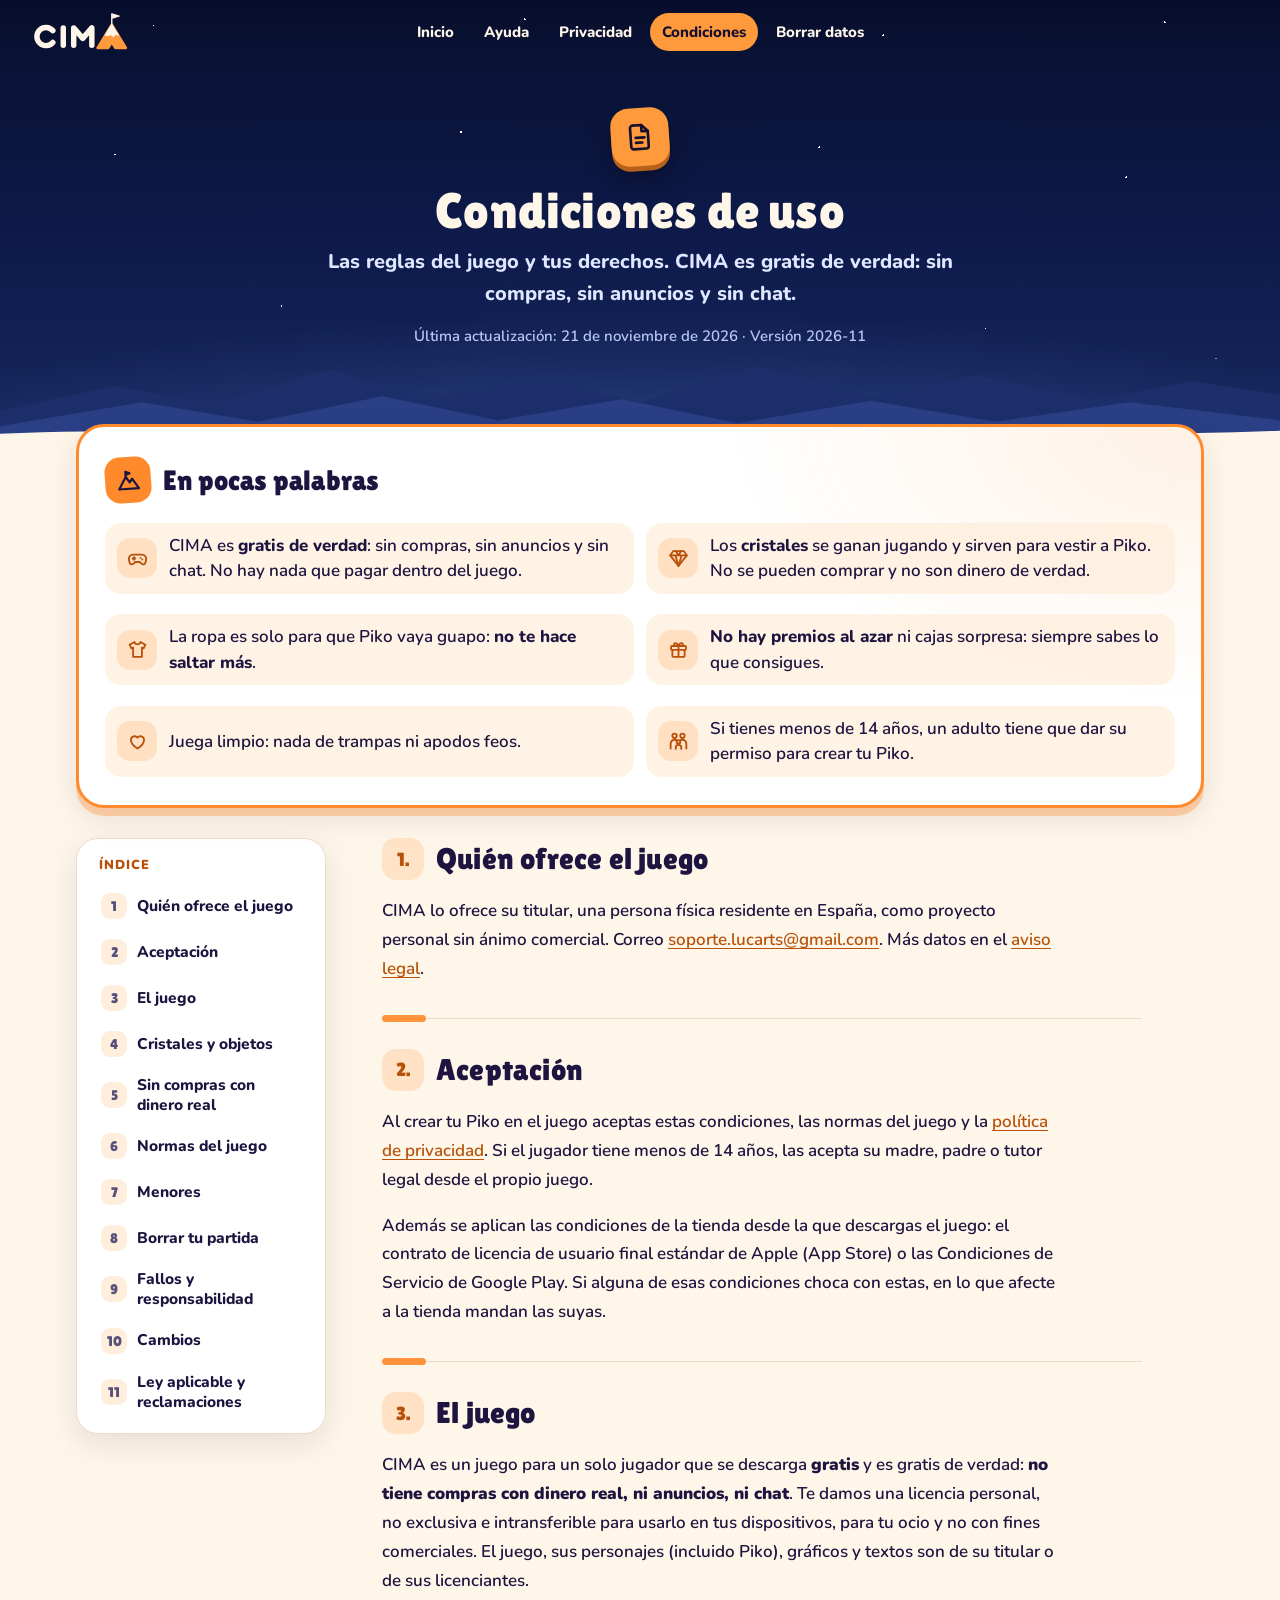
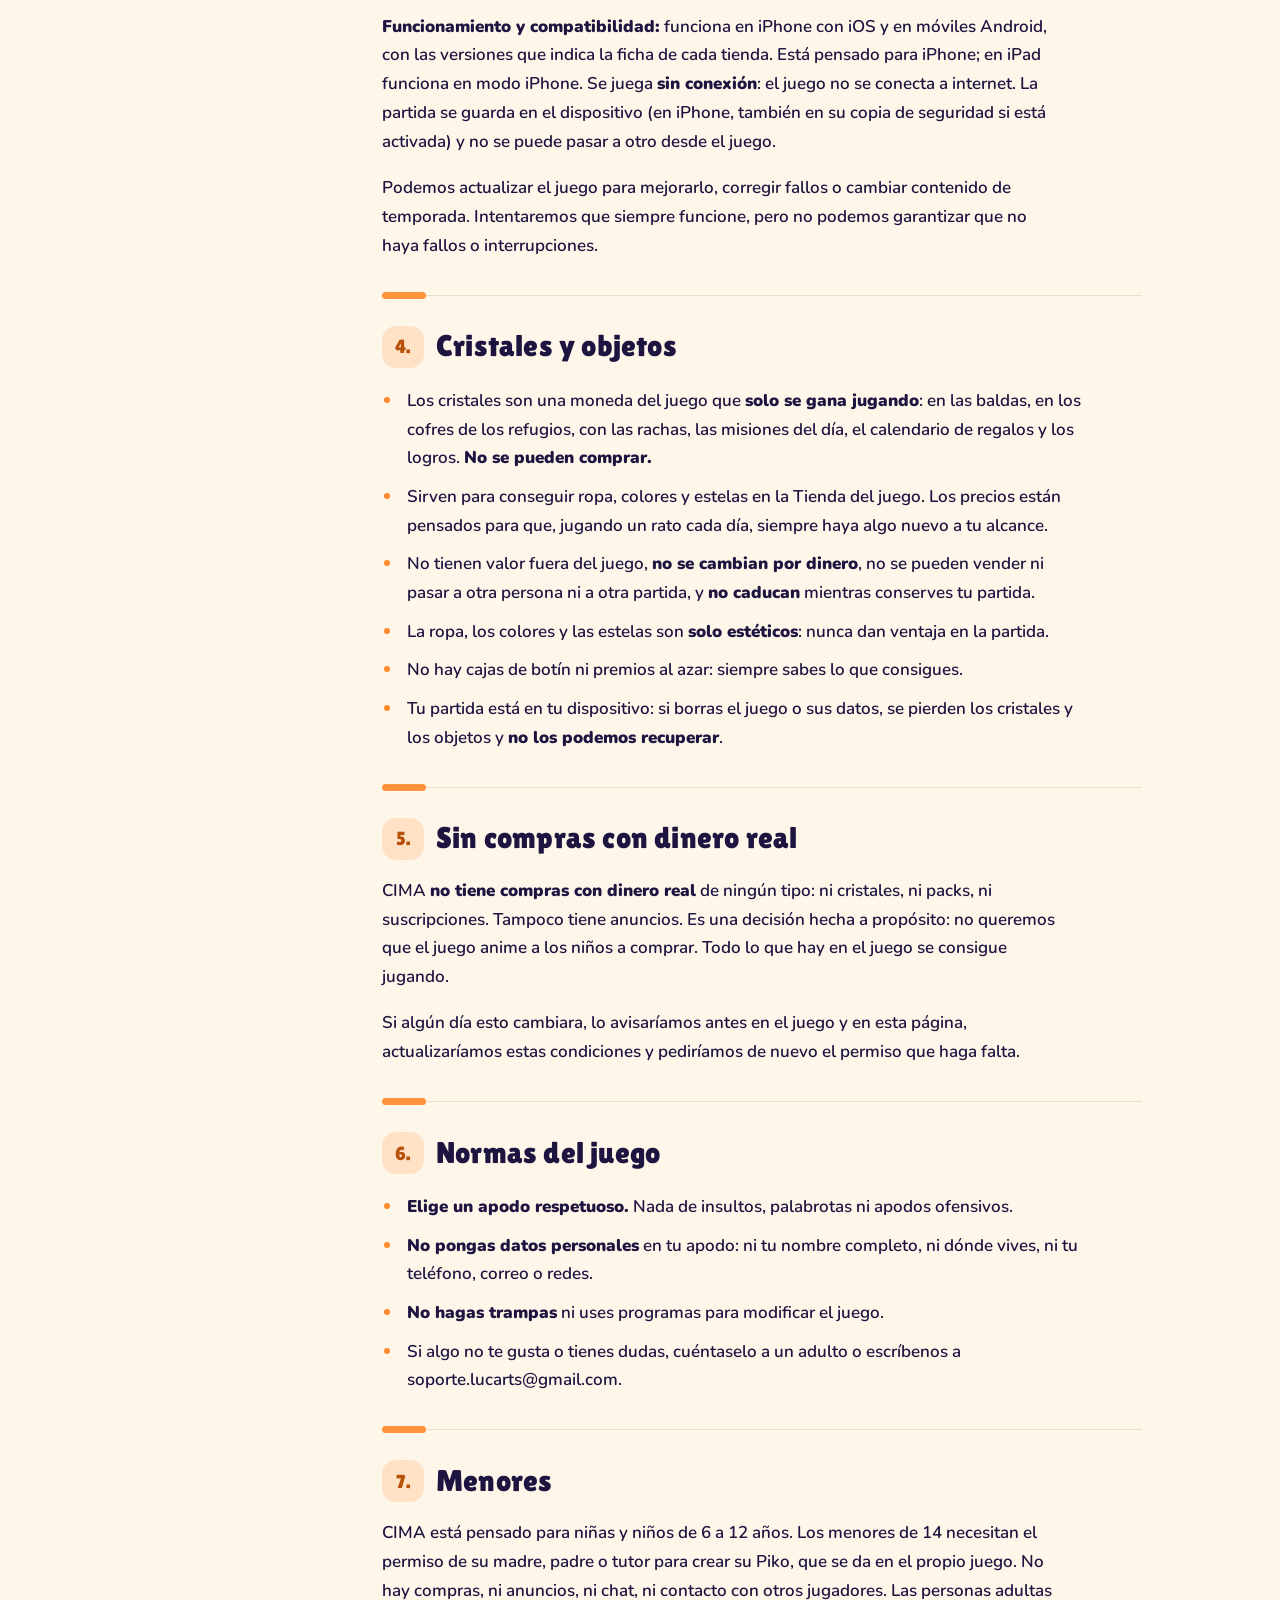
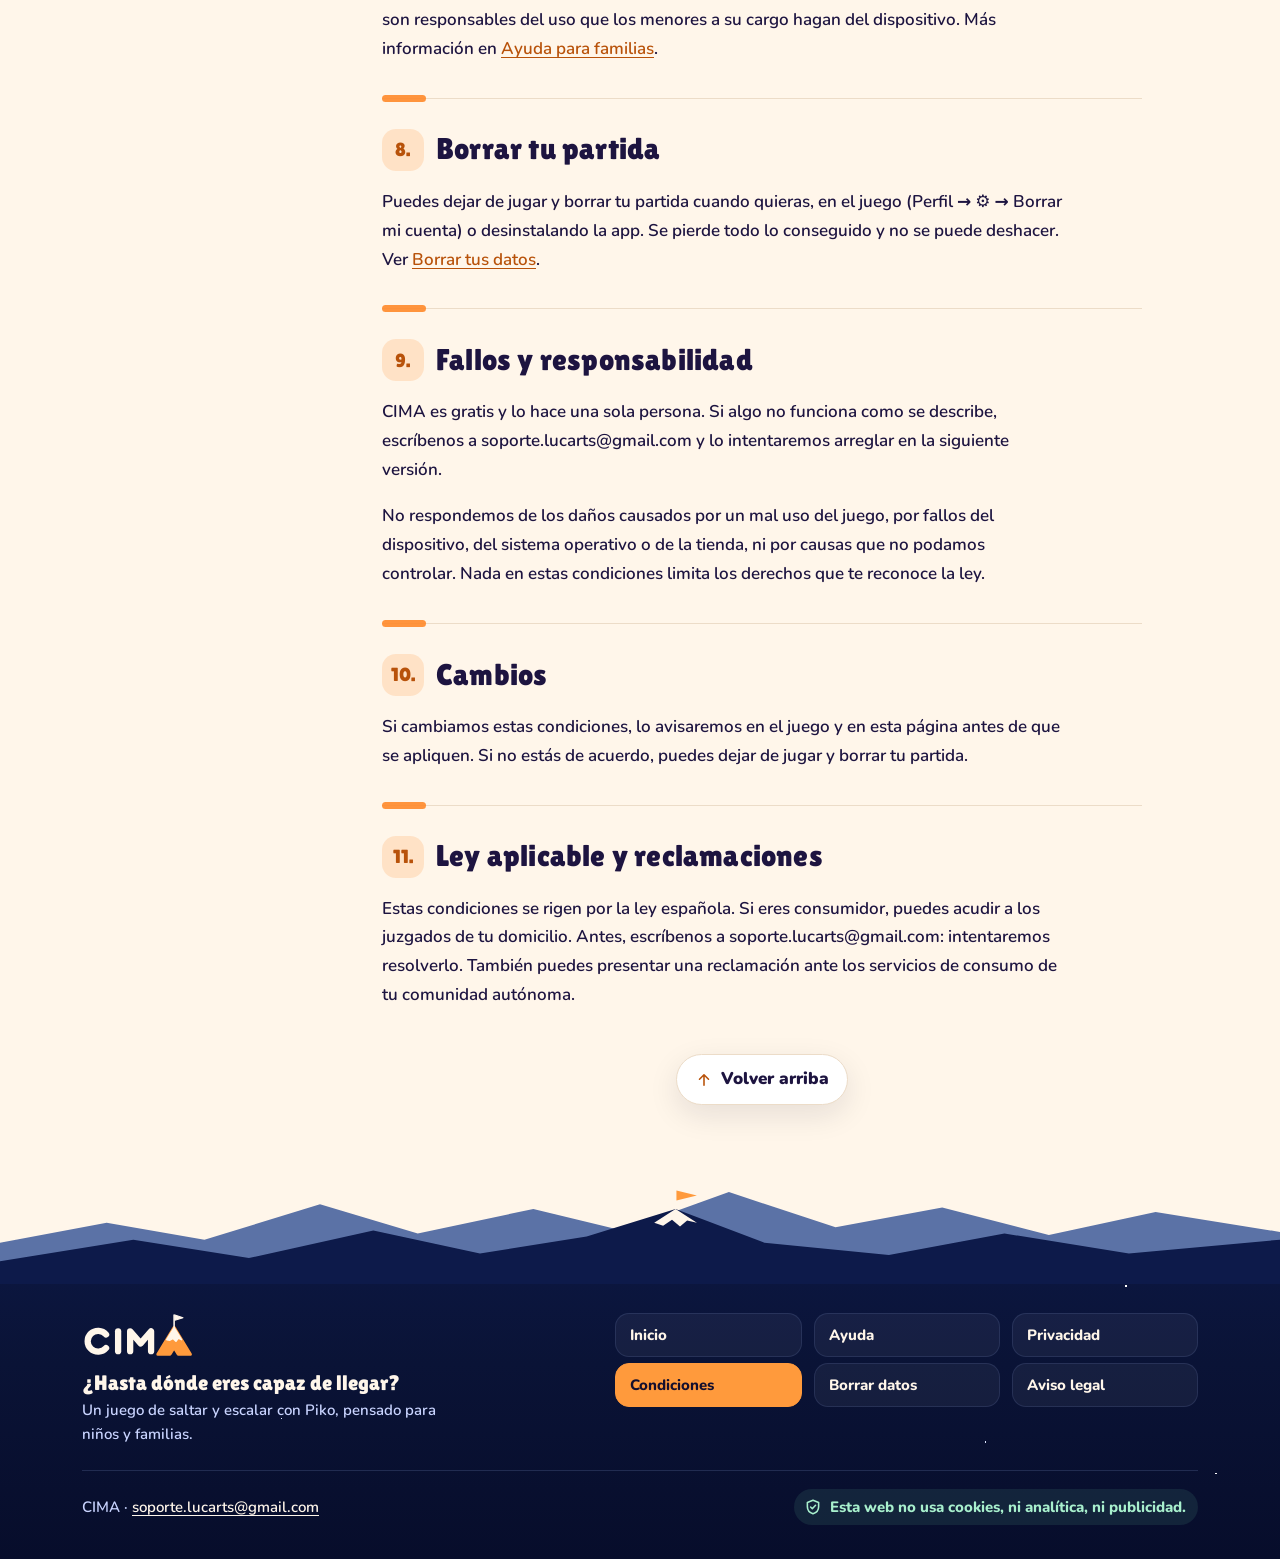
<file: condiciones.html>
<!doctype html>
<html lang="es">
<head>
<meta charset="utf-8">
<meta name="viewport" content="width=device-width,initial-scale=1">
<title>Condiciones · CIMA</title>
<meta name="description" content="Condiciones de uso y normas del juego CIMA, un juego gratis de verdad: sin compras, sin anuncios y sin chat.">
<meta name="color-scheme" content="dark light">
<meta name="theme-color" content="#140f2e" media="(prefers-color-scheme: dark)">
<meta name="theme-color" content="#fff6ea" media="(prefers-color-scheme: light)">
<meta name="referrer" content="no-referrer">
<link rel="canonical" href="https://lucappsarts.github.io/cima/condiciones.html">
<meta property="og:type" content="website">
<meta property="og:site_name" content="CIMA">
<meta property="og:locale" content="es_ES">
<meta property="og:url" content="https://lucappsarts.github.io/cima/condiciones.html">
<meta property="og:title" content="Condiciones · CIMA">
<meta property="og:description" content="Condiciones de uso y normas del juego CIMA, un juego gratis de verdad: sin compras, sin anuncios y sin chat.">
<meta property="og:image" content="https://lucappsarts.github.io/cima/img/compartir.png?v=4">
<meta property="og:image:width" content="1024">
<meta property="og:image:height" content="500">
<meta property="og:image:alt" content="CIMA, el juego de saltar y escalar con Piko">
<meta name="twitter:card" content="summary_large_image">
<meta name="twitter:title" content="Condiciones · CIMA">
<meta name="twitter:description" content="Condiciones de uso y normas del juego CIMA, un juego gratis de verdad: sin compras, sin anuncios y sin chat.">
<meta name="twitter:image" content="https://lucappsarts.github.io/cima/img/compartir.png?v=4">
<link rel="icon" type="image/png" href="favicon.png">
<link rel="apple-touch-icon" href="img/apple-touch-icon.png">
<link rel="stylesheet" href="estilo.css?v=20261030a">
</head>
<body>
<svg class="sprite" width="0" height="0" aria-hidden="true" focusable="false"><defs><symbol fill="none" stroke="currentColor" stroke-width="2.1" stroke-linecap="round" stroke-linejoin="round" id="i-peak" viewBox="0 0 24 24"><path d="M2.5 20 9.5 8.5l3.5 5.5 2.5-3.5 6 9.5z"/><path d="M9.5 8.5v-5l4 1.6-4 1.6"/></symbol><symbol fill="none" stroke="currentColor" stroke-width="2.1" stroke-linecap="round" stroke-linejoin="round" id="i-mail" viewBox="0 0 24 24"><rect x="3" y="5" width="18" height="14" rx="3"/><path d="m4 7.5 8 5.5 8-5.5"/></symbol><symbol fill="none" stroke="currentColor" stroke-width="2.1" stroke-linecap="round" stroke-linejoin="round" id="i-device" viewBox="0 0 24 24"><rect x="6.5" y="2.5" width="11" height="19" rx="3"/><path d="M10.5 18.2h3"/></symbol><symbol fill="none" stroke="currentColor" stroke-width="2.1" stroke-linecap="round" stroke-linejoin="round" id="i-gem" viewBox="0 0 24 24"><path d="M6 3.5h12l3.5 5L12 20.5 2.5 8.5z"/><path d="M2.5 8.5h19M9 3.5l3 5 3-5M8.5 8.5l3.5 12 3.5-12"/></symbol><symbol fill="none" stroke="currentColor" stroke-width="2.1" stroke-linecap="round" stroke-linejoin="round" id="i-trash" viewBox="0 0 24 24"><path d="M4 6.5h16M9.5 6.5v-2a1 1 0 0 1 1-1h3a1 1 0 0 1 1 1v2M6 6.5l1 13a1.5 1.5 0 0 0 1.5 1.4h7a1.5 1.5 0 0 0 1.5-1.4l1-13M10 10.5v6M14 10.5v6"/></symbol><symbol fill="none" stroke="currentColor" stroke-width="2.1" stroke-linecap="round" stroke-linejoin="round" id="i-alert" viewBox="0 0 24 24"><path d="M10.3 4.2 2.6 17.6a2 2 0 0 0 1.7 2.9h15.4a2 2 0 0 0 1.7-2.9L13.7 4.2a2 2 0 0 0-3.4 0z"/><path d="M12 9.5V14M12 17.2v.1"/></symbol><symbol fill="none" stroke="currentColor" stroke-width="2.1" stroke-linecap="round" stroke-linejoin="round" id="i-smile" viewBox="0 0 24 24"><circle cx="12" cy="12" r="9"/><path d="M8.5 14.5c1.8 2 5.2 2 7 0M9 9.5v.5M15 9.5v.5"/></symbol><symbol fill="none" stroke="currentColor" stroke-width="2.1" stroke-linecap="round" stroke-linejoin="round" id="i-cake" viewBox="0 0 24 24"><path d="M4 20.5h16M5 20.5v-7a2 2 0 0 1 2-2h10a2 2 0 0 1 2 2v7"/><path d="M5 15.5c1.5 1.2 3 1.2 4.5 0s3-1.2 4.5 0 3 1.2 4.5 0M12 11.5v-3M12 6c-.9-.8-.9-1.9 0-3.3.9 1.4.9 2.5 0 3.3z"/></symbol><symbol fill="none" stroke="currentColor" stroke-width="2.1" stroke-linecap="round" stroke-linejoin="round" id="i-family" viewBox="0 0 24 24"><circle cx="7.5" cy="5.5" r="2.5"/><circle cx="16.5" cy="5.5" r="2.5"/><circle cx="12" cy="12.5" r="2"/><path d="M3 20v-5.5a4.5 4.5 0 0 1 7.2-3.6M21 20v-5.5a4.5 4.5 0 0 0-7.2-3.6M8.8 20.5V19a3.2 3.2 0 0 1 6.4 0v1.5"/></symbol><symbol fill="none" stroke="currentColor" stroke-width="2.1" stroke-linecap="round" stroke-linejoin="round" id="i-ban" viewBox="0 0 24 24"><circle cx="12" cy="12" r="9"/><path d="m5.7 5.7 12.6 12.6"/></symbol><symbol fill="none" stroke="currentColor" stroke-width="2.1" stroke-linecap="round" stroke-linejoin="round" id="i-game" viewBox="0 0 24 24"><path d="M7 7.5h10a5 5 0 0 1 4.8 6.3l-.8 3a2.6 2.6 0 0 1-4.4 1.1L14.5 16h-5l-2.1 1.9A2.6 2.6 0 0 1 3 16.8l-.8-3A5 5 0 0 1 7 7.5z"/><path d="M8 10.5v3M6.5 12h3M15.5 11.2v.1M17.5 13v.1"/></symbol><symbol fill="none" stroke="currentColor" stroke-width="2.1" stroke-linecap="round" stroke-linejoin="round" id="i-shirt" viewBox="0 0 24 24"><path d="M8.5 3.5 3 6.5l2 4.2 2-.9v10.7h10V9.8l2 .9 2-4.2-5.5-3c-.5 1.6-1.9 2.6-3.5 2.6S9 5.1 8.5 3.5z"/></symbol><symbol fill="none" stroke="currentColor" stroke-width="2.1" stroke-linecap="round" stroke-linejoin="round" id="i-gift" viewBox="0 0 24 24"><rect x="3.5" y="8" width="17" height="4.5" rx="1"/><path d="M5 12.5v7a1 1 0 0 0 1 1h12a1 1 0 0 0 1-1v-7M12 8v12.5M12 8C10.5 4 6.5 4 7 6.5S12 8 12 8zm0 0c1.5-4 5.5-4 5-1.5S12 8 12 8z"/></symbol><symbol fill="none" stroke="currentColor" stroke-width="2.1" stroke-linecap="round" stroke-linejoin="round" id="i-heart" viewBox="0 0 24 24"><path d="M12 20s-7.5-4.5-7.5-10A4.2 4.2 0 0 1 12 7.6 4.2 4.2 0 0 1 19.5 10c0 5.5-7.5 10-7.5 10z"/></symbol><symbol fill="none" stroke="currentColor" stroke-width="2.1" stroke-linecap="round" stroke-linejoin="round" id="i-user" viewBox="0 0 24 24"><circle cx="12" cy="8" r="4"/><path d="M4.5 20.5a7.5 7.5 0 0 1 15 0"/></symbol><symbol fill="none" stroke="currentColor" stroke-width="2.1" stroke-linecap="round" stroke-linejoin="round" id="i-image" viewBox="0 0 24 24"><rect x="3" y="4" width="18" height="16" rx="3"/><circle cx="9" cy="9.5" r="1.8"/><path d="m4 18 5-5 4 4 2.5-2.5L20 19"/></symbol><symbol fill="none" stroke="currentColor" stroke-width="2.1" stroke-linecap="round" stroke-linejoin="round" id="i-shield" viewBox="0 0 24 24"><path d="M12 3 4.5 6v5.5c0 4.5 3.2 8 7.5 9.5 4.3-1.5 7.5-5 7.5-9.5V6z"/><path d="m8.8 12 2.3 2.3 4.3-4.6"/></symbol><symbol fill="none" stroke="currentColor" stroke-width="2.1" stroke-linecap="round" stroke-linejoin="round" id="i-lock" viewBox="0 0 24 24"><rect x="4.5" y="10.5" width="15" height="10" rx="2.5"/><path d="M8 10.5v-3a4 4 0 0 1 8 0v3M12 14.5V17"/></symbol><symbol fill="none" stroke="currentColor" stroke-width="2.1" stroke-linecap="round" stroke-linejoin="round" id="i-chatoff" viewBox="0 0 24 24"><path d="M20.5 11.5a8 8 0 0 1-11.8 7L3.5 20 5 15.4a8 8 0 0 1 12.6-9.7"/><path d="m3.5 3.5 17 17"/></symbol><symbol fill="none" stroke="currentColor" stroke-width="2.1" stroke-linecap="round" stroke-linejoin="round" id="i-help" viewBox="0 0 24 24"><circle cx="12" cy="12" r="9"/><path d="M9.5 9.5a2.6 2.6 0 0 1 5 1c0 1.7-2.5 2-2.5 3.5M12 17v.1"/></symbol><symbol fill="none" stroke="currentColor" stroke-width="2.1" stroke-linecap="round" stroke-linejoin="round" id="i-doc" viewBox="0 0 24 24"><path d="M6.5 2.5h7l5 5v12a2 2 0 0 1-2 2h-10a2 2 0 0 1-2-2v-15a2 2 0 0 1 2-2z"/><path d="M13.5 2.5v5h5M8.5 12.5h7M8.5 16.5h5"/></symbol><symbol fill="none" stroke="currentColor" stroke-width="2.1" stroke-linecap="round" stroke-linejoin="round" id="i-idcard" viewBox="0 0 24 24"><rect x="2.5" y="5" width="19" height="14" rx="3"/><circle cx="8.5" cy="11" r="2"/><path d="M5.5 16a3 3 0 0 1 6 0M14 10h4.5M14 13.5h3"/></symbol><symbol fill="none" stroke="currentColor" stroke-width="2.1" stroke-linecap="round" stroke-linejoin="round" id="i-arrow-r" viewBox="0 0 24 24"><path d="M5 12h14M13 6l6 6-6 6"/></symbol><symbol fill="none" stroke="currentColor" stroke-width="2.1" stroke-linecap="round" stroke-linejoin="round" id="i-arrow-up" viewBox="0 0 24 24"><path d="M12 19V5M6 11l6-6 6 6"/></symbol><symbol fill="none" stroke="currentColor" stroke-width="2.1" stroke-linecap="round" stroke-linejoin="round" id="i-check" viewBox="0 0 24 24"><path d="m5 12.5 4.5 4.5L19 7.5"/></symbol><symbol fill="none" stroke="currentColor" stroke-width="2.1" stroke-linecap="round" stroke-linejoin="round" id="i-star" viewBox="0 0 24 24"><path d="m12 3.5 2.6 5.3 5.9.9-4.3 4.1 1 5.8L12 16.9l-5.2 2.7 1-5.8-4.3-4.1 5.9-.9z"/></symbol><symbol fill="none" stroke="currentColor" stroke-width="2.1" stroke-linecap="round" stroke-linejoin="round" id="i-bag" viewBox="0 0 24 24"><path d="M5 7.5h14l-1.2 12a1.5 1.5 0 0 1-1.5 1.4H7.7a1.5 1.5 0 0 1-1.5-1.4z"/><path d="M8.5 9.5V7a3.5 3.5 0 0 1 7 0v2.5"/></symbol><symbol fill="none" stroke="currentColor" stroke-width="2.1" stroke-linecap="round" stroke-linejoin="round" id="i-chat" viewBox="0 0 24 24"><path d="M20.5 11.5a8 8 0 0 1-11.8 7L3.5 20 5 15.4a8 8 0 1 1 15.5-3.9z"/><path d="M8.5 11.5h.1M12 11.5h.1M15.5 11.5h.1"/></symbol><symbol fill="none" stroke="currentColor" stroke-width="2.1" stroke-linecap="round" stroke-linejoin="round" id="i-phone" viewBox="0 0 24 24"><path d="M5 3.5h3.5l1.8 4.5-2.3 1.5a11 11 0 0 0 6.5 6.5l1.5-2.3 4.5 1.8V19a1.5 1.5 0 0 1-1.5 1.5A16 16 0 0 1 3.5 5 1.5 1.5 0 0 1 5 3.5z"/></symbol><symbol fill="none" stroke="currentColor" stroke-width="2.1" stroke-linecap="round" stroke-linejoin="round" id="i-clock" viewBox="0 0 24 24"><circle cx="12" cy="12" r="9"/><path d="M12 7v5l3 2"/></symbol><symbol fill="none" stroke="currentColor" stroke-width="2.1" stroke-linecap="round" stroke-linejoin="round" id="i-download" viewBox="0 0 24 24"><path d="M12 3.5v11M7 10l5 5 5-5M4.5 19.5h15"/></symbol><symbol fill="none" stroke="currentColor" stroke-width="2.1" stroke-linecap="round" stroke-linejoin="round" id="i-scale" viewBox="0 0 24 24"><path d="M12 3.5v17M7 20.5h10M5 7h14M5 7l-2.5 6a2.5 2.5 0 0 0 5 0zM19 7l-2.5 6a2.5 2.5 0 0 0 5 0z"/></symbol><symbol fill="none" stroke="currentColor" stroke-width="2.1" stroke-linecap="round" stroke-linejoin="round" id="i-link" viewBox="0 0 24 24"><path d="M10 14a4 4 0 0 0 5.7 0l3-3a4 4 0 0 0-5.7-5.7l-1 1"/><path d="M14 10a4 4 0 0 0-5.7 0l-3 3a4 4 0 0 0 5.7 5.7l1-1"/></symbol><symbol fill="none" stroke="currentColor" stroke-width="2.1" stroke-linecap="round" stroke-linejoin="round" id="i-compass" viewBox="0 0 24 24"><circle cx="12" cy="12" r="9"/><path d="m15.5 8.5-2 5-5 2 2-5z"/></symbol><symbol fill="none" stroke="currentColor" stroke-width="2.1" stroke-linecap="round" stroke-linejoin="round" id="i-school" viewBox="0 0 24 24"><path d="m2.5 9 9.5-5 9.5 5-9.5 5z"/><path d="M6.5 11v5c1.5 1.5 3.5 2.2 5.5 2.2s4-.7 5.5-2.2v-5M21.5 9v5"/></symbol><symbol fill="none" stroke="currentColor" stroke-width="2.1" stroke-linecap="round" stroke-linejoin="round" id="i-tag" viewBox="0 0 24 24"><path d="M3.5 12.2V4.5a1 1 0 0 1 1-1h7.7l8.3 8.3a1.5 1.5 0 0 1 0 2.1l-6.6 6.6a1.5 1.5 0 0 1-2.1 0z"/><circle cx="8" cy="8" r="1.3"/></symbol><symbol fill="none" stroke="currentColor" stroke-width="2.1" stroke-linecap="round" stroke-linejoin="round" id="i-sliders" viewBox="0 0 24 24"><path d="M4 7h10M18 7h2M4 17h4M12 17h8"/><circle cx="16" cy="7" r="2"/><circle cx="10" cy="17" r="2"/></symbol><symbol fill="none" stroke="currentColor" stroke-width="2.1" stroke-linecap="round" stroke-linejoin="round" id="i-wifi" viewBox="0 0 24 24"><path d="M2.5 9a14 14 0 0 1 19 0M5.5 12.3a9.5 9.5 0 0 1 13 0M8.6 15.6a5 5 0 0 1 6.8 0M12 19v.1"/></symbol></defs></svg>
<a class="skip" href="#contenido">Saltar al contenido</a>
<header class="top"><div class="in">
  <a class="brand" href="index.html" aria-label="CIMA, inicio"><img class="logo-oscuro" src="img/logo-sobre-oscuro.svg" alt="CIMA" width="146" height="60"><img class="logo-claro" src="img/logo-sobre-claro.svg" alt="CIMA" width="146" height="60"></a>
  <button class="menu-btn" type="button" aria-expanded="false" aria-controls="menu-principal" aria-label="Abrir menú"><span></span><span></span><span></span></button>
  <nav class="menu" id="menu-principal" aria-label="Secciones"><a href="index.html">Inicio</a><a href="soporte.html">Ayuda</a><a href="privacidad.html">Privacidad</a><a href="condiciones.html" aria-current="page">Condiciones</a><a href="borrar-cuenta.html">Borrar datos</a></nav>
</div></header>
<main id="contenido" class="page">
<header class="phero">
  <div class="in">
    <span class="phero-ico" aria-hidden="true"><svg class="i" aria-hidden="true" focusable="false" fill="none" stroke="currentColor" width="1em" height="1em"><use href="#i-doc"/></svg></span>
    <h1>Condiciones de uso</h1>
    <p class="sub">Las reglas del juego y tus derechos. CIMA es gratis de verdad: sin compras, sin anuncios y sin chat.</p>
    <p class="meta">Última actualización: <time datetime="2026-10-30">21 de noviembre de 2026</time> · Versión 2026-11</p>
  </div>
  <svg class="ridge-down" viewBox="0 0 1440 120" preserveAspectRatio="none" aria-hidden="true" focusable="false">
    <path class="far" d="M0 78 L130 44 L240 70 L370 22 L480 62 L610 34 L720 66 L850 18 L980 58 L1100 30 L1230 64 L1340 38 L1440 56 V120 H0 Z"/>
    <path class="mid" d="M0 98 L160 66 L290 92 L430 58 L560 90 L700 62 L830 94 L980 64 L1120 92 L1270 66 L1440 90 V120 H0 Z"/>
    <path class="front" d="M0 120 V108 C260 96 460 116 720 106 C980 96 1200 116 1440 104 V120 Z"/>
  </svg>
</header>
<div class="doc">
<section class="kid" aria-labelledby="kidt"><h2 id="kidt"><span class="kico big" aria-hidden="true"><svg class="i" aria-hidden="true" focusable="false" fill="none" stroke="currentColor" width="1em" height="1em"><use href="#i-peak"/></svg></span> En pocas palabras</h2><ul><li><span class="kico" aria-hidden="true"><svg class="i" aria-hidden="true" focusable="false" fill="none" stroke="currentColor" width="1em" height="1em"><use href="#i-game"/></svg></span><span>CIMA es <b>gratis de verdad</b>: sin compras, sin anuncios y sin chat. No hay nada que pagar dentro del juego.</span></li><li><span class="kico" aria-hidden="true"><svg class="i" aria-hidden="true" focusable="false" fill="none" stroke="currentColor" width="1em" height="1em"><use href="#i-gem"/></svg></span><span>Los <b>cristales</b> se ganan jugando y sirven para vestir a Piko. No se pueden comprar y no son dinero de verdad.</span></li><li><span class="kico" aria-hidden="true"><svg class="i" aria-hidden="true" focusable="false" fill="none" stroke="currentColor" width="1em" height="1em"><use href="#i-shirt"/></svg></span><span>La ropa es solo para que Piko vaya guapo: <b>no te hace saltar más</b>.</span></li><li><span class="kico" aria-hidden="true"><svg class="i" aria-hidden="true" focusable="false" fill="none" stroke="currentColor" width="1em" height="1em"><use href="#i-gift"/></svg></span><span><b>No hay premios al azar</b> ni cajas sorpresa: siempre sabes lo que consigues.</span></li><li><span class="kico" aria-hidden="true"><svg class="i" aria-hidden="true" focusable="false" fill="none" stroke="currentColor" width="1em" height="1em"><use href="#i-heart"/></svg></span><span>Juega limpio: nada de trampas ni apodos feos.</span></li><li><span class="kico" aria-hidden="true"><svg class="i" aria-hidden="true" focusable="false" fill="none" stroke="currentColor" width="1em" height="1em"><use href="#i-family"/></svg></span><span>Si tienes menos de 14 años, un adulto tiene que dar su permiso para crear tu Piko.</span></li></ul></section>
<div class="doc-grid">
<nav class="toc" aria-label="Índice"><ol>
<li><a href="#titular">Quién ofrece el juego</a></li>
<li><a href="#acepta">Aceptación</a></li>
<li><a href="#juego">El juego</a></li>
<li><a href="#cristales">Cristales y objetos</a></li>
<li><a href="#compras">Sin compras con dinero real</a></li>
<li><a href="#normas">Normas del juego</a></li>
<li><a href="#menores">Menores</a></li>
<li><a href="#baja">Borrar tu partida</a></li>
<li><a href="#responsabilidad">Fallos y responsabilidad</a></li>
<li><a href="#cambios">Cambios</a></li>
<li><a href="#ley">Ley aplicable y reclamaciones</a></li>
</ol></nav>
<div class="prose">
<section class="sec" aria-labelledby="titular">
<h2 id="titular"><span class="hn">1.</span> Quién ofrece el juego</h2>
<p>CIMA lo ofrece su titular, una persona física residente en España, como proyecto personal sin ánimo comercial. Correo <a href="mailto:soporte.lucarts@gmail.com">soporte.lucarts@gmail.com</a>. Más datos en el <a href="aviso-legal.html">aviso legal</a>.</p>
</section>
<section class="sec" aria-labelledby="acepta">
<h2 id="acepta"><span class="hn">2.</span> Aceptación</h2>
<p>Al crear tu Piko en el juego aceptas estas condiciones, las normas del juego y la <a href="privacidad.html">política de privacidad</a>. Si el jugador tiene menos de 14 años, las acepta su madre, padre o tutor legal desde el propio juego.</p>
<p>Además se aplican las condiciones de la tienda desde la que descargas el juego: el contrato de licencia de usuario final estándar de Apple (App Store) o las Condiciones de Servicio de Google Play. Si alguna de esas condiciones choca con estas, en lo que afecte a la tienda mandan las suyas.</p>
</section>
<section class="sec" aria-labelledby="juego">
<h2 id="juego"><span class="hn">3.</span> El juego</h2>
<p>CIMA es un juego para un solo jugador que se descarga <b>gratis</b> y es gratis de verdad: <b>no tiene compras con dinero real, ni anuncios, ni chat</b>. Te damos una licencia personal, no exclusiva e intransferible para usarlo en tus dispositivos, para tu ocio y no con fines comerciales. El juego, sus personajes (incluido Piko), gráficos y textos son de su titular o de sus licenciantes.</p>
<p><b>Funcionamiento y compatibilidad:</b> funciona en iPhone con iOS y en móviles Android, con las versiones que indica la ficha de cada tienda. Está pensado para iPhone; en iPad funciona en modo iPhone. Se juega <b>sin conexión</b>: el juego no se conecta a internet. La partida se guarda en el dispositivo (en iPhone, también en su copia de seguridad si está activada) y no se puede pasar a otro desde el juego.</p>
<p>Podemos actualizar el juego para mejorarlo, corregir fallos o cambiar contenido de temporada. Intentaremos que siempre funcione, pero no podemos garantizar que no haya fallos o interrupciones.</p>
</section>
<section class="sec" aria-labelledby="cristales">
<h2 id="cristales"><span class="hn">4.</span> Cristales y objetos</h2>
<ul>
<li>Los cristales son una moneda del juego que <b>solo se gana jugando</b>: en las baldas, en los cofres de los refugios, con las rachas, las misiones del día, el calendario de regalos y los logros. <b>No se pueden comprar.</b></li>
<li>Sirven para conseguir ropa, colores y estelas en la Tienda del juego. Los precios están pensados para que, jugando un rato cada día, siempre haya algo nuevo a tu alcance.</li>
<li>No tienen valor fuera del juego, <b>no se cambian por dinero</b>, no se pueden vender ni pasar a otra persona ni a otra partida, y <b>no caducan</b> mientras conserves tu partida.</li>
<li>La ropa, los colores y las estelas son <b>solo estéticos</b>: nunca dan ventaja en la partida.</li>
<li>No hay cajas de botín ni premios al azar: siempre sabes lo que consigues.</li>
<li>Tu partida está en tu dispositivo: si borras el juego o sus datos, se pierden los cristales y los objetos y <b>no los podemos recuperar</b>.</li>
</ul>
</section>
<section class="sec" aria-labelledby="compras">
<h2 id="compras"><span class="hn">5.</span> Sin compras con dinero real</h2>
<p>CIMA <b>no tiene compras con dinero real</b> de ningún tipo: ni cristales, ni packs, ni suscripciones. Tampoco tiene anuncios. Es una decisión hecha a propósito: no queremos que el juego anime a los niños a comprar. Todo lo que hay en el juego se consigue jugando.</p>
<p>Si algún día esto cambiara, lo avisaríamos antes en el juego y en esta página, actualizaríamos estas condiciones y pediríamos de nuevo el permiso que haga falta.</p>
</section>
<section class="sec" aria-labelledby="normas">
<h2 id="normas"><span class="hn">6.</span> Normas del juego</h2>
<ul>
<li><b>Elige un apodo respetuoso.</b> Nada de insultos, palabrotas ni apodos ofensivos.</li>
<li><b>No pongas datos personales</b> en tu apodo: ni tu nombre completo, ni dónde vives, ni tu teléfono, correo o redes.</li>
<li><b>No hagas trampas</b> ni uses programas para modificar el juego.</li>
<li>Si algo no te gusta o tienes dudas, cuéntaselo a un adulto o escríbenos a soporte.lucarts@gmail.com.</li>
</ul>
</section>
<section class="sec" aria-labelledby="menores">
<h2 id="menores"><span class="hn">7.</span> Menores</h2>
<p>CIMA está pensado para niñas y niños de 6 a 12 años. Los menores de 14 necesitan el permiso de su madre, padre o tutor para crear su Piko, que se da en el propio juego. No hay compras, ni anuncios, ni chat, ni contacto con otros jugadores. Las personas adultas son responsables del uso que los menores a su cargo hagan del dispositivo. Más información en <a href="soporte.html#padres">Ayuda para familias</a>.</p>
</section>
<section class="sec" aria-labelledby="baja">
<h2 id="baja"><span class="hn">8.</span> Borrar tu partida</h2>
<p>Puedes dejar de jugar y borrar tu partida cuando quieras, en el juego (Perfil → ⚙ → Borrar mi cuenta) o desinstalando la app. Se pierde todo lo conseguido y no se puede deshacer. Ver <a href="borrar-cuenta.html">Borrar tus datos</a>.</p>
</section>
<section class="sec" aria-labelledby="responsabilidad">
<h2 id="responsabilidad"><span class="hn">9.</span> Fallos y responsabilidad</h2>
<p>CIMA es gratis y lo hace una sola persona. Si algo no funciona como se describe, escríbenos a soporte.lucarts@gmail.com y lo intentaremos arreglar en la siguiente versión.</p>
<p>No respondemos de los daños causados por un mal uso del juego, por fallos del dispositivo, del sistema operativo o de la tienda, ni por causas que no podamos controlar. Nada en estas condiciones limita los derechos que te reconoce la ley.</p>
</section>
<section class="sec" aria-labelledby="cambios">
<h2 id="cambios"><span class="hn">10.</span> Cambios</h2>
<p>Si cambiamos estas condiciones, lo avisaremos en el juego y en esta página antes de que se apliquen. Si no estás de acuerdo, puedes dejar de jugar y borrar tu partida.</p>
</section>
<section class="sec" aria-labelledby="ley">
<h2 id="ley"><span class="hn">11.</span> Ley aplicable y reclamaciones</h2>
<p>Estas condiciones se rigen por la ley española. Si eres consumidor, puedes acudir a los juzgados de tu domicilio. Antes, escríbenos a soporte.lucarts@gmail.com: intentaremos resolverlo. También puedes presentar una reclamación ante los servicios de consumo de tu comunidad autónoma.</p>
</section>

<p class="totop-wrap"><a class="totop" href="#contenido"><svg class="i" aria-hidden="true" focusable="false" fill="none" stroke="currentColor" width="1em" height="1em"><use href="#i-arrow-up"/></svg><span>Volver arriba</span></a></p>
</div>
</div>
</div>
</main>
<footer class="pie">
  <svg class="ridge-up" viewBox="0 0 1440 150" preserveAspectRatio="none" aria-hidden="true" focusable="false">
    <rect class="bgp" width="1440" height="150"/>
    <path class="far" d="M0 150 V96 L120 70 L230 92 L360 46 L470 84 L600 52 L700 80 L820 30 L940 76 L1060 50 L1180 86 L1300 56 L1440 82 V150 Z"/>
    <path class="near" d="M0 150 V120 L150 92 L280 116 L420 80 L540 110 L660 88 L760 52 L860 96 L1000 112 L1130 84 L1270 110 L1440 92 V150 Z"/>
    <path class="snow" d="M736 70 L760 52 L784 70 L773 67 L765 75 L756 66 L746 74 Z"/>
    <path class="pole" d="M760 52 V28"/><path class="cloth" d="M761 28 L784 34.5 L761 41 Z"/>
  </svg>
  <div class="in">
    <div class="pie-top">
      <div class="pie-brand">
        <img class="pie-logo" src="img/logo-sobre-oscuro.svg" alt="CIMA" width="146" height="60" loading="lazy">
        <p class="pie-tag">¿Hasta dónde eres capaz de llegar?</p>
        <p class="pie-desc">Un juego de saltar y escalar con Piko, pensado para niños y familias.</p>
      </div>
      <nav aria-label="Pie de página"><a href="index.html">Inicio</a><a href="soporte.html">Ayuda</a><a href="privacidad.html">Privacidad</a><a href="condiciones.html" aria-current="page">Condiciones</a><a href="borrar-cuenta.html">Borrar datos</a><a href="aviso-legal.html">Aviso legal</a></nav>
    </div>
    <div class="pie-legal">
      <p>CIMA · <a href="mailto:soporte.lucarts@gmail.com">soporte.lucarts@gmail.com</a></p>
      <p class="pie-nc"><svg class="i" aria-hidden="true" focusable="false" fill="none" stroke="currentColor" width="1em" height="1em"><use href="#i-shield"/></svg><span>Esta web no usa cookies, ni analítica, ni publicidad.</span></p>
    </div>
  </div>
</footer>
<script src="cabecera.js?v=20261030a" defer></script>
<script src="efectos.js?v=20261030a" defer></script>
</body>
</html>
</file>
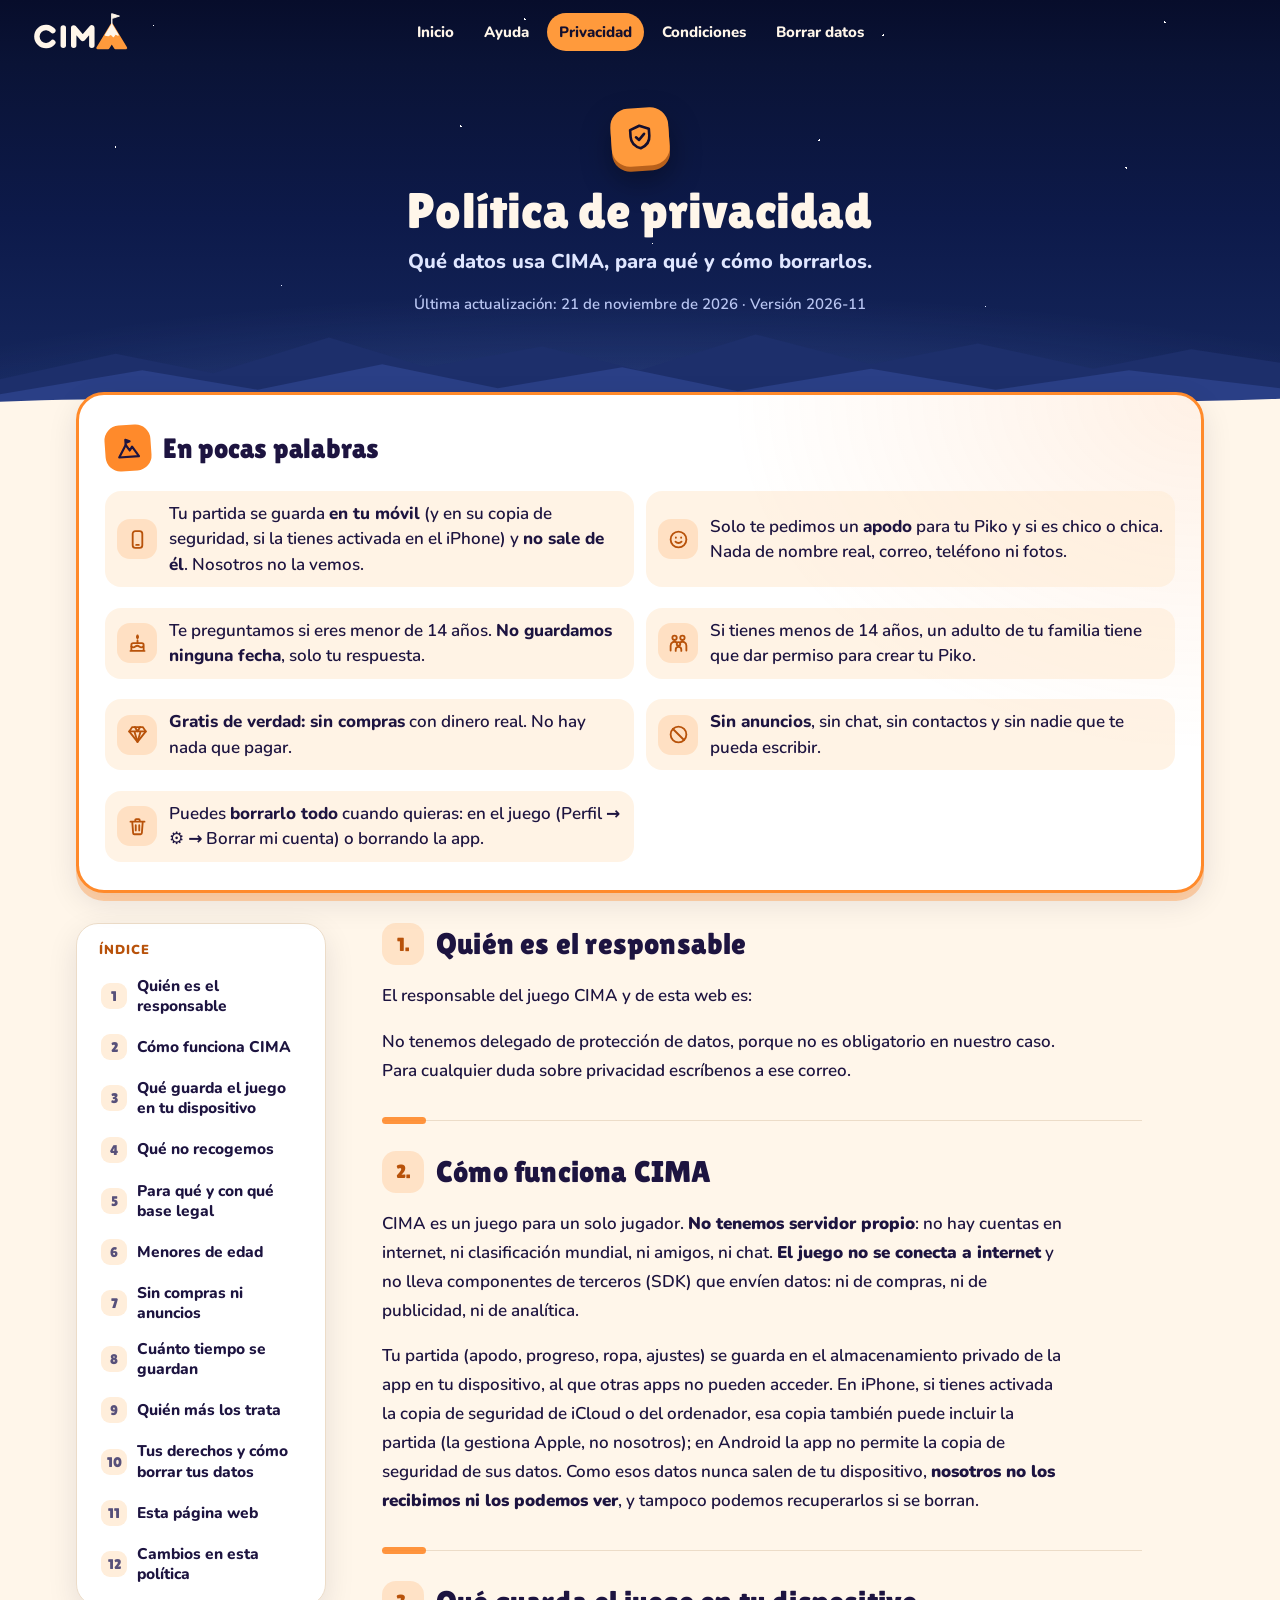
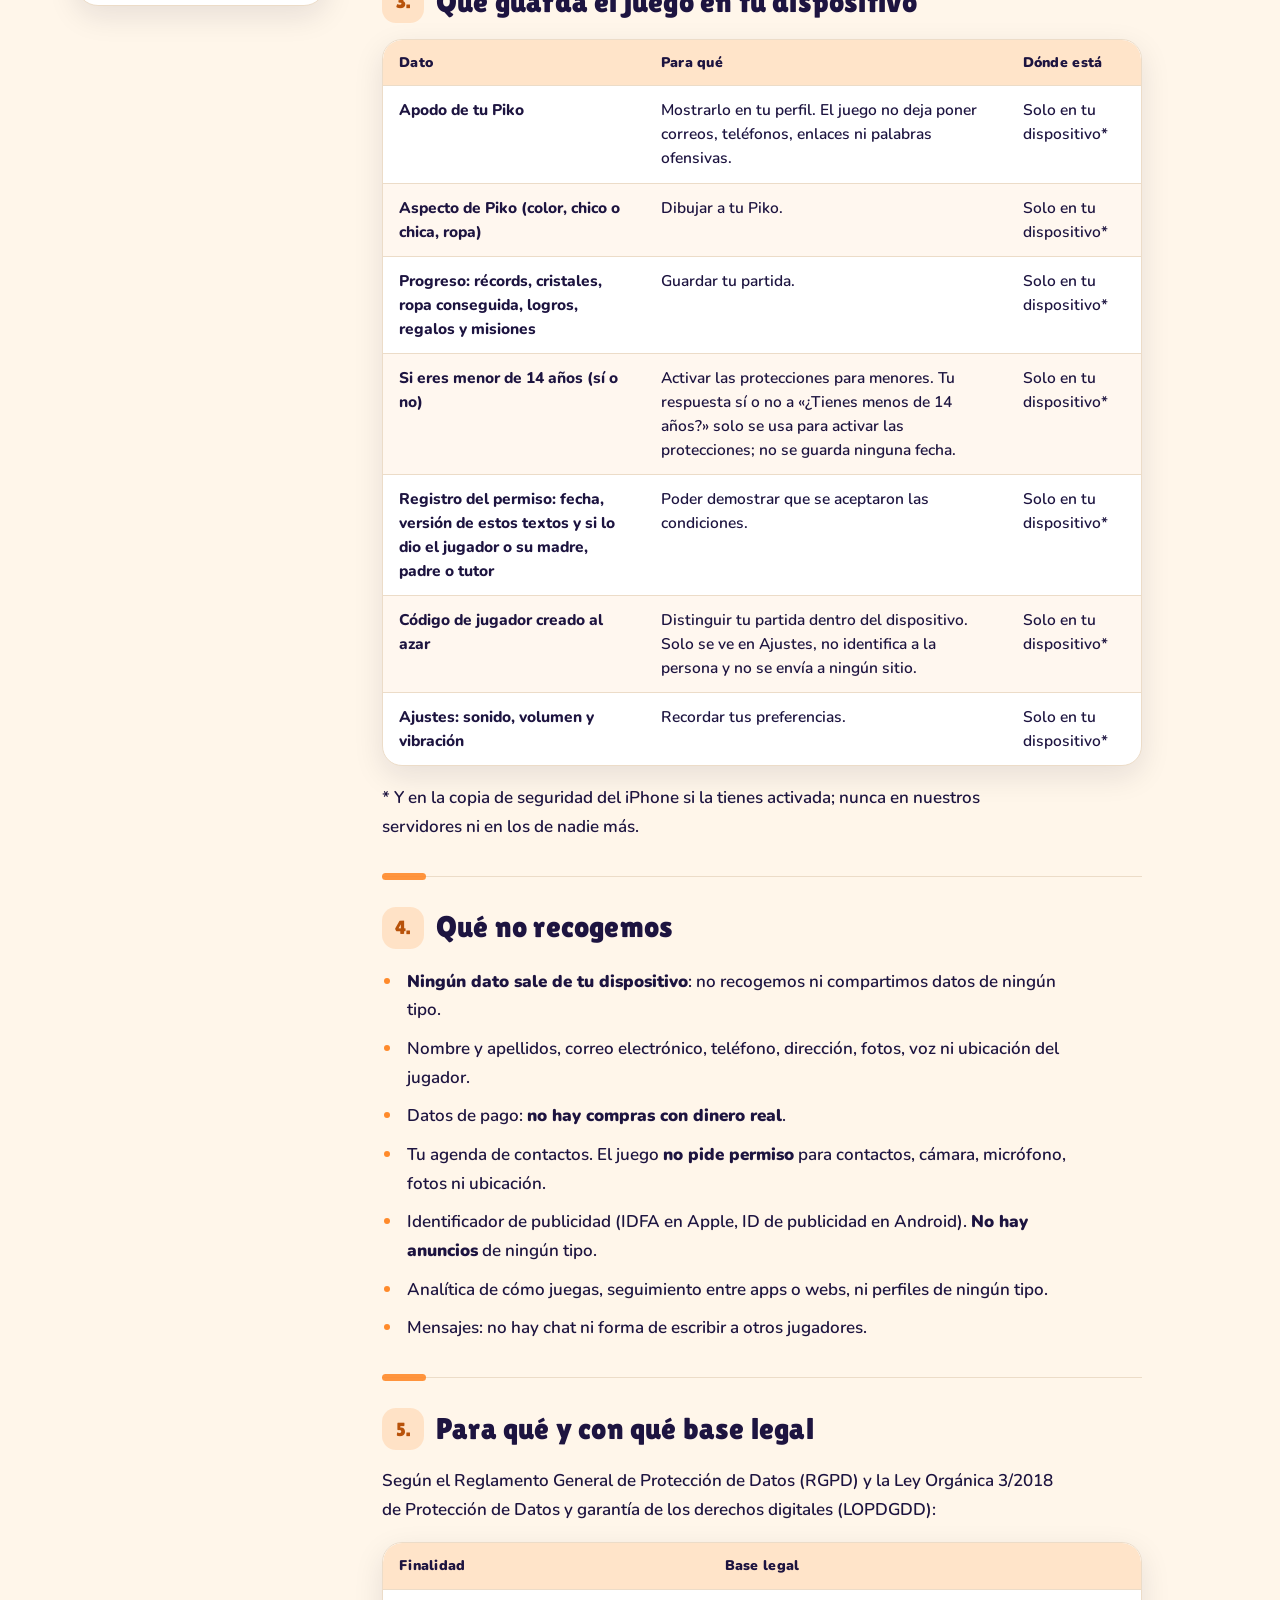
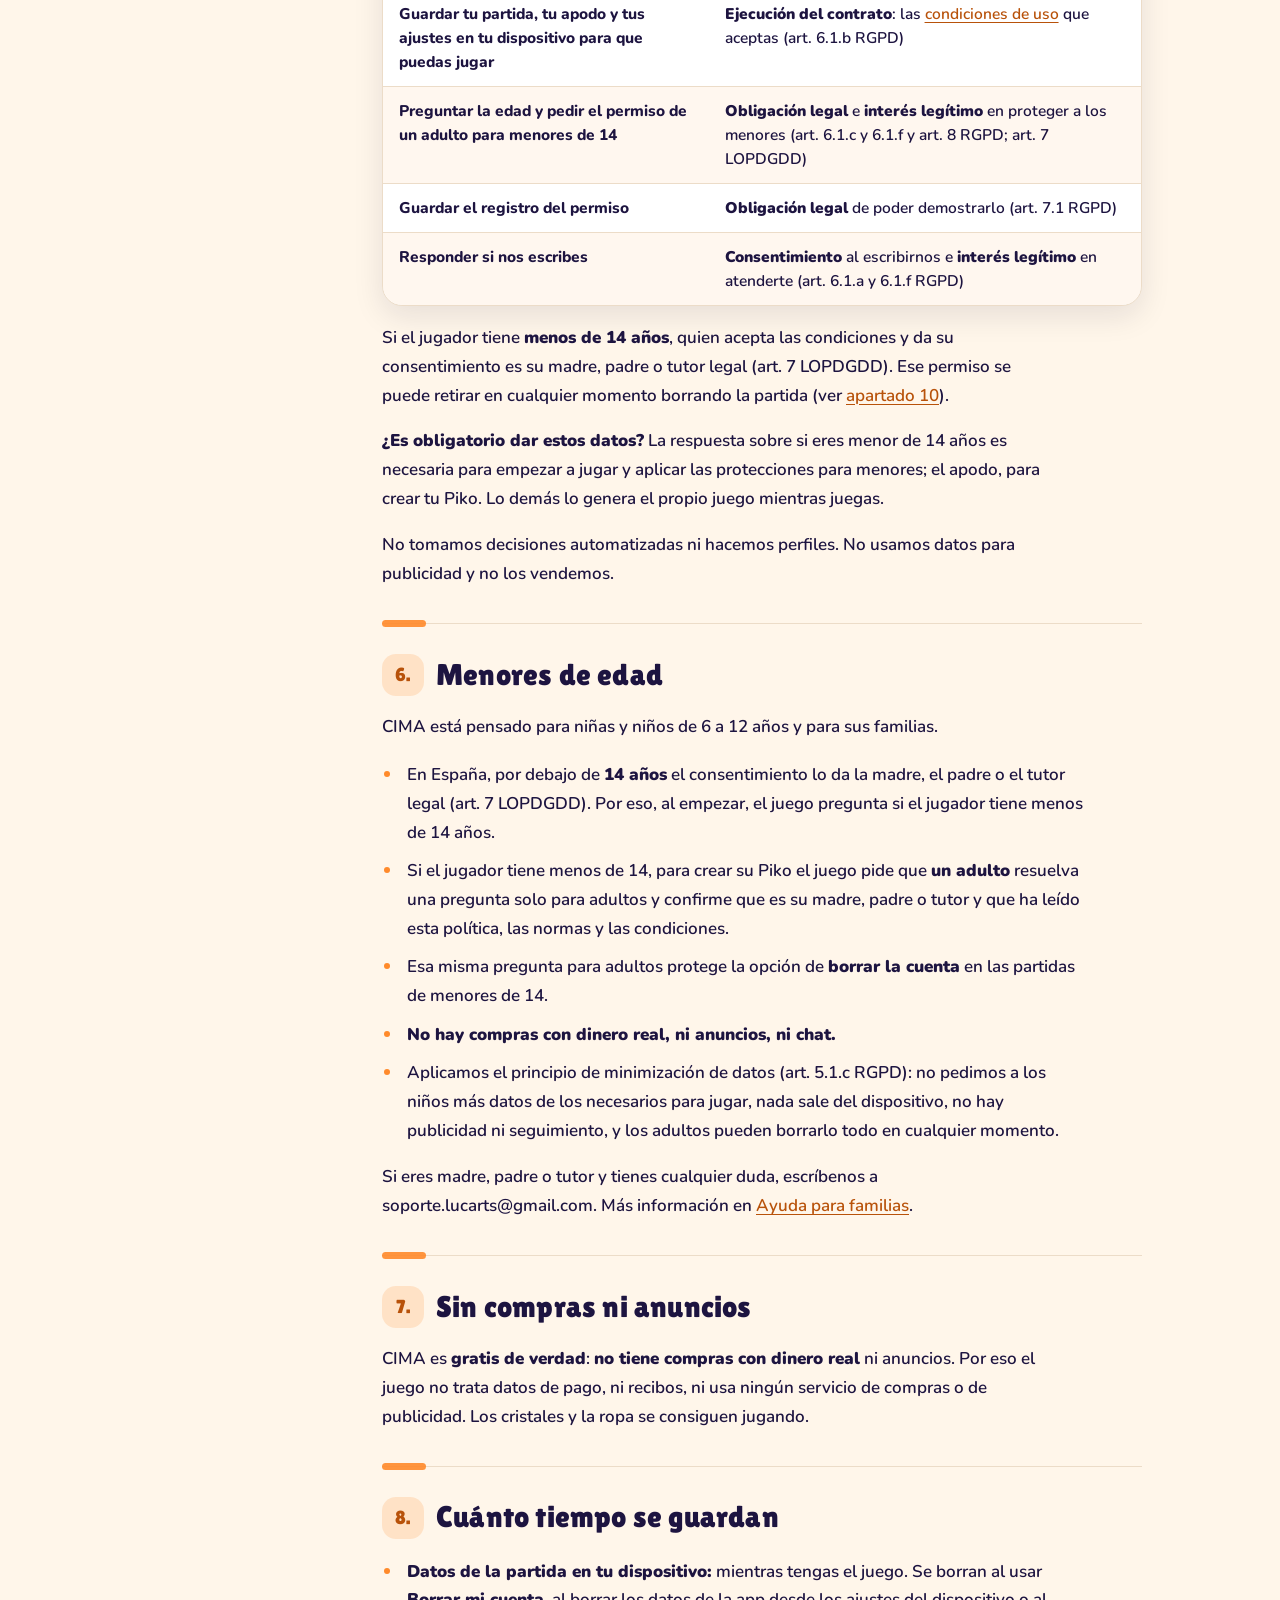
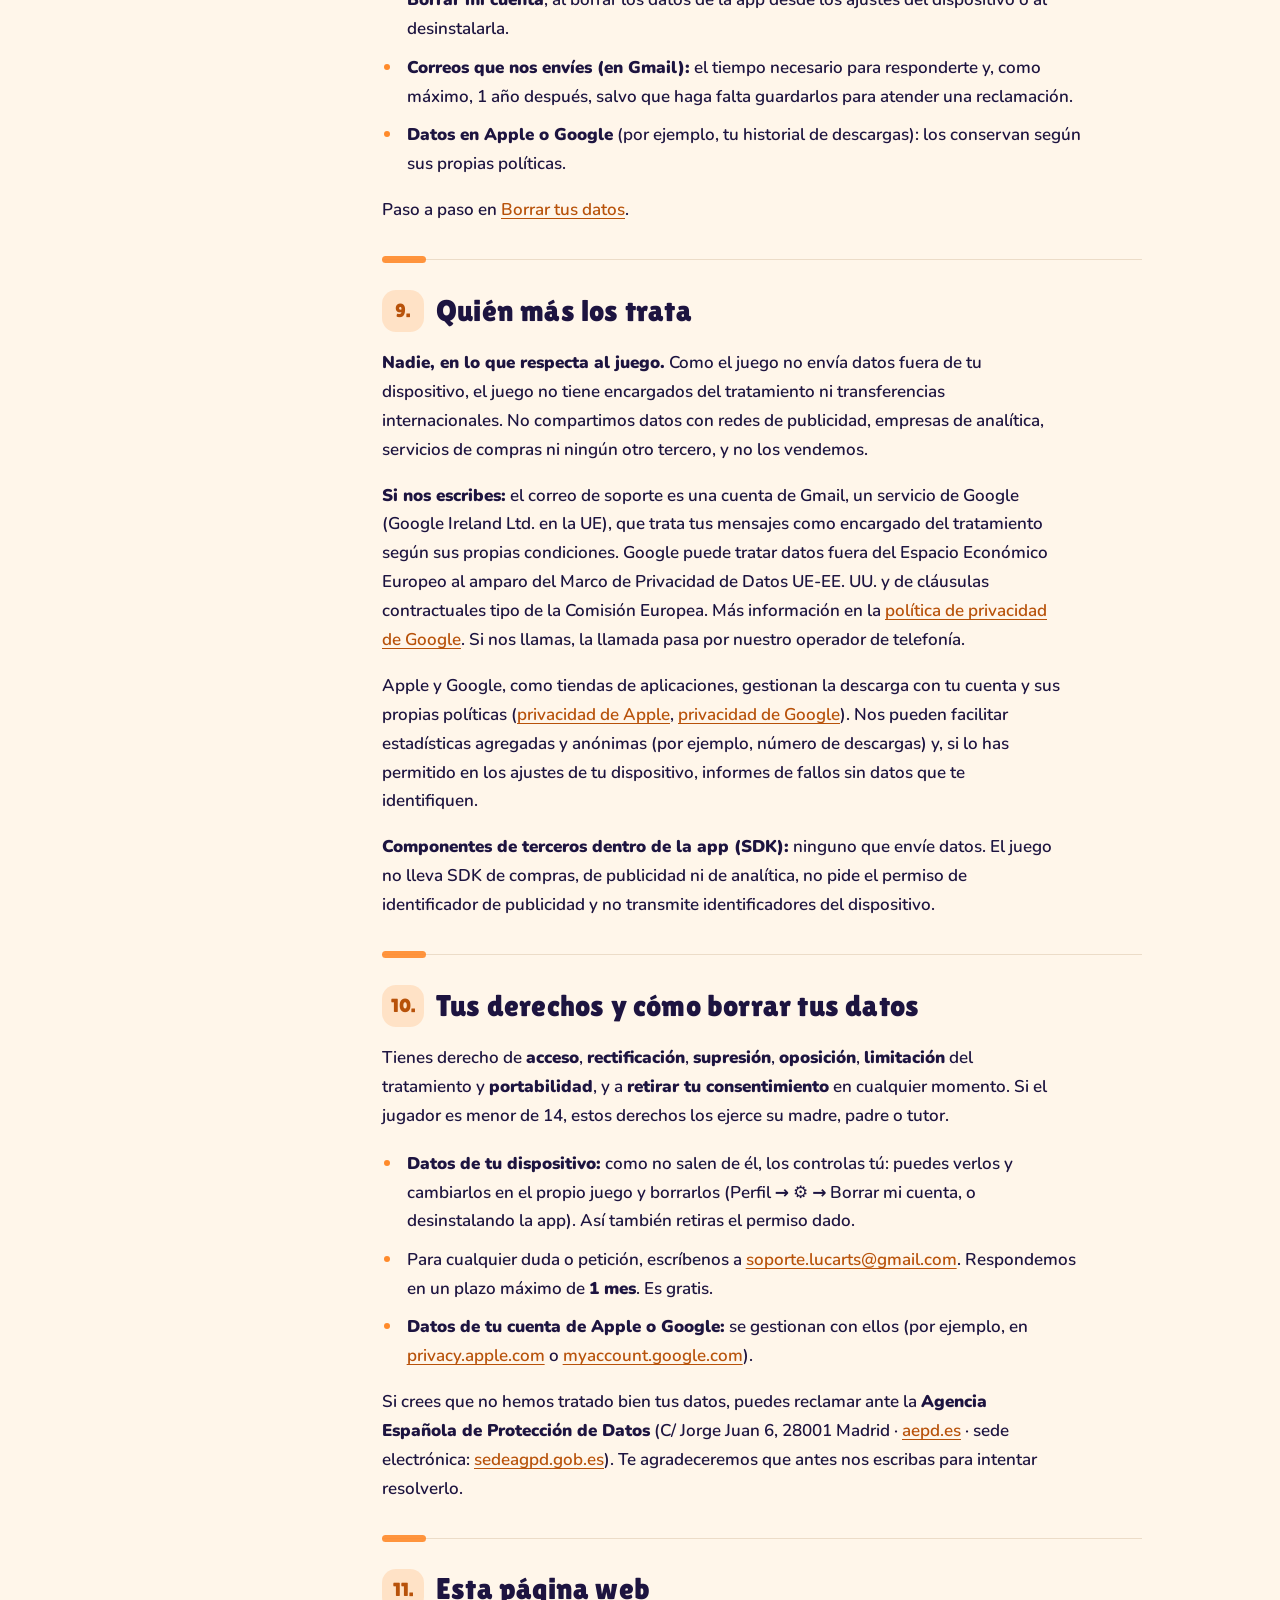
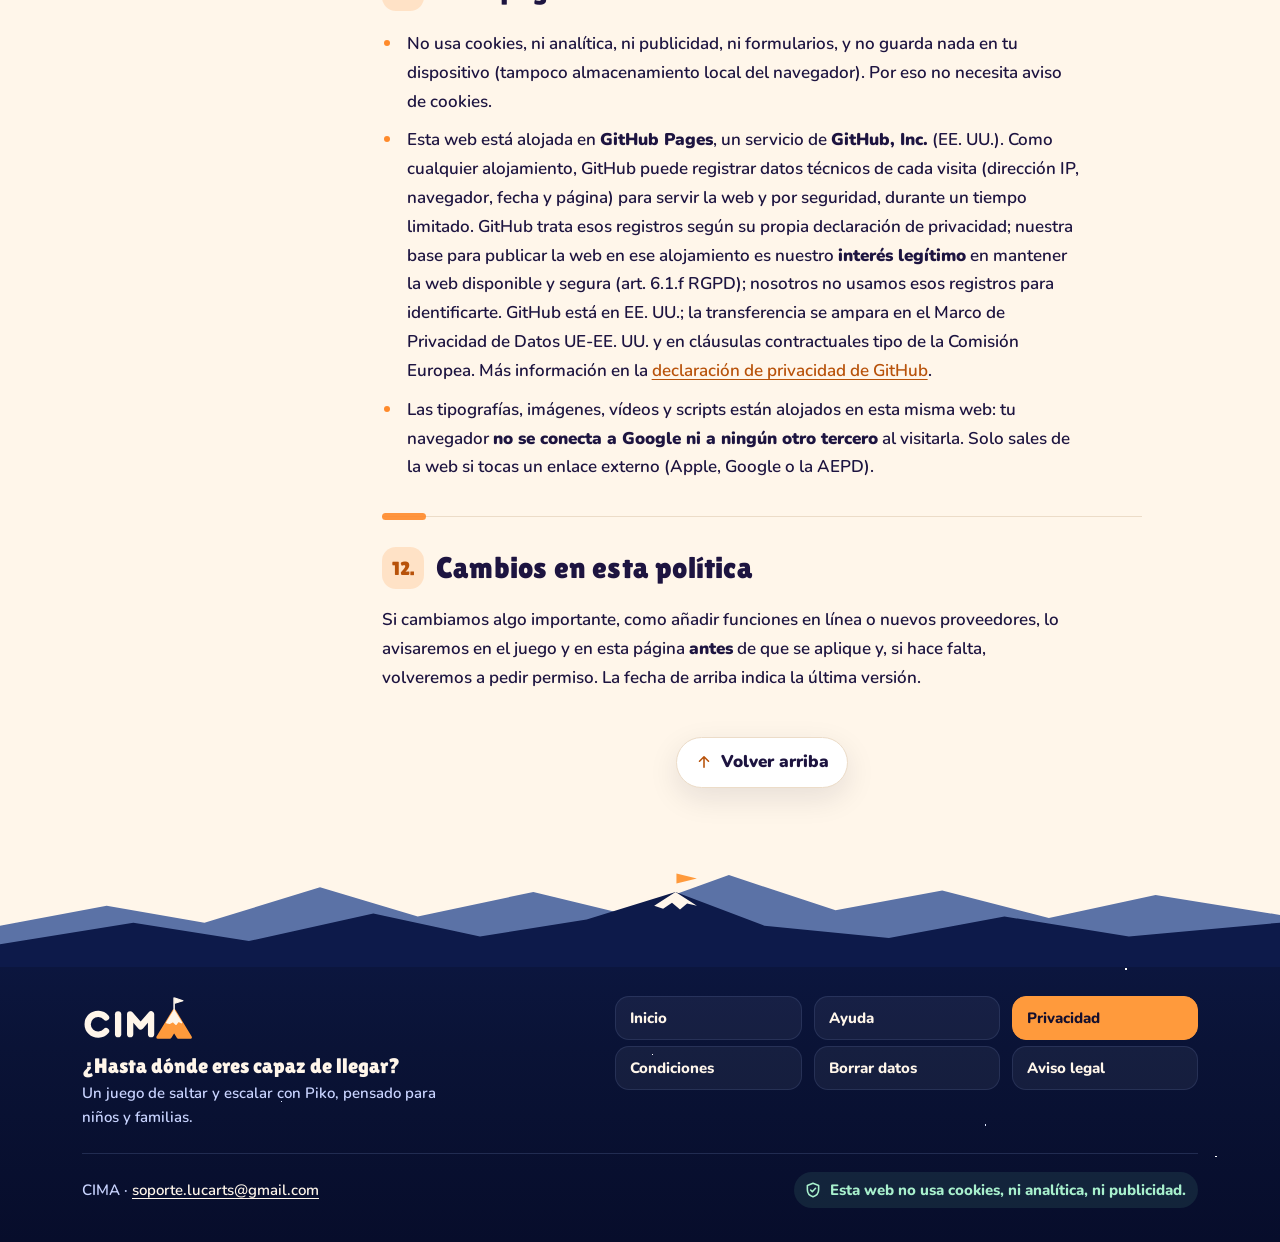
<file: privacidad.html>
<!doctype html>
<html lang="es">
<head>
<meta charset="utf-8">
<meta name="viewport" content="width=device-width,initial-scale=1">
<title>Privacidad · CIMA</title>
<meta name="description" content="Política de privacidad de CIMA: la partida se guarda en el dispositivo y no sale de él. Sin compras, sin anuncios, sin chat y sin herramientas de terceros: no recogemos ningún dato.">
<meta name="color-scheme" content="dark light">
<meta name="theme-color" content="#140f2e" media="(prefers-color-scheme: dark)">
<meta name="theme-color" content="#fff6ea" media="(prefers-color-scheme: light)">
<meta name="referrer" content="no-referrer">
<link rel="canonical" href="https://lucappsarts.github.io/cima/privacidad.html">
<meta property="og:type" content="website">
<meta property="og:site_name" content="CIMA">
<meta property="og:locale" content="es_ES">
<meta property="og:url" content="https://lucappsarts.github.io/cima/privacidad.html">
<meta property="og:title" content="Privacidad · CIMA">
<meta property="og:description" content="Política de privacidad de CIMA: la partida se guarda en el dispositivo y no sale de él. Sin compras, sin anuncios, sin chat y sin herramientas de terceros: no recogemos ningún dato.">
<meta property="og:image" content="https://lucappsarts.github.io/cima/img/compartir.png?v=4">
<meta property="og:image:width" content="1024">
<meta property="og:image:height" content="500">
<meta property="og:image:alt" content="CIMA, el juego de saltar y escalar con Piko">
<meta name="twitter:card" content="summary_large_image">
<meta name="twitter:title" content="Privacidad · CIMA">
<meta name="twitter:description" content="Política de privacidad de CIMA: la partida se guarda en el dispositivo y no sale de él. Sin compras, sin anuncios, sin chat y sin herramientas de terceros: no recogemos ningún dato.">
<meta name="twitter:image" content="https://lucappsarts.github.io/cima/img/compartir.png?v=4">
<link rel="icon" type="image/png" href="favicon.png">
<link rel="apple-touch-icon" href="img/apple-touch-icon.png">
<link rel="stylesheet" href="estilo.css?v=20261030a">
</head>
<body>
<svg class="sprite" width="0" height="0" aria-hidden="true" focusable="false"><defs><symbol fill="none" stroke="currentColor" stroke-width="2.1" stroke-linecap="round" stroke-linejoin="round" id="i-peak" viewBox="0 0 24 24"><path d="M2.5 20 9.5 8.5l3.5 5.5 2.5-3.5 6 9.5z"/><path d="M9.5 8.5v-5l4 1.6-4 1.6"/></symbol><symbol fill="none" stroke="currentColor" stroke-width="2.1" stroke-linecap="round" stroke-linejoin="round" id="i-mail" viewBox="0 0 24 24"><rect x="3" y="5" width="18" height="14" rx="3"/><path d="m4 7.5 8 5.5 8-5.5"/></symbol><symbol fill="none" stroke="currentColor" stroke-width="2.1" stroke-linecap="round" stroke-linejoin="round" id="i-device" viewBox="0 0 24 24"><rect x="6.5" y="2.5" width="11" height="19" rx="3"/><path d="M10.5 18.2h3"/></symbol><symbol fill="none" stroke="currentColor" stroke-width="2.1" stroke-linecap="round" stroke-linejoin="round" id="i-gem" viewBox="0 0 24 24"><path d="M6 3.5h12l3.5 5L12 20.5 2.5 8.5z"/><path d="M2.5 8.5h19M9 3.5l3 5 3-5M8.5 8.5l3.5 12 3.5-12"/></symbol><symbol fill="none" stroke="currentColor" stroke-width="2.1" stroke-linecap="round" stroke-linejoin="round" id="i-trash" viewBox="0 0 24 24"><path d="M4 6.5h16M9.5 6.5v-2a1 1 0 0 1 1-1h3a1 1 0 0 1 1 1v2M6 6.5l1 13a1.5 1.5 0 0 0 1.5 1.4h7a1.5 1.5 0 0 0 1.5-1.4l1-13M10 10.5v6M14 10.5v6"/></symbol><symbol fill="none" stroke="currentColor" stroke-width="2.1" stroke-linecap="round" stroke-linejoin="round" id="i-alert" viewBox="0 0 24 24"><path d="M10.3 4.2 2.6 17.6a2 2 0 0 0 1.7 2.9h15.4a2 2 0 0 0 1.7-2.9L13.7 4.2a2 2 0 0 0-3.4 0z"/><path d="M12 9.5V14M12 17.2v.1"/></symbol><symbol fill="none" stroke="currentColor" stroke-width="2.1" stroke-linecap="round" stroke-linejoin="round" id="i-smile" viewBox="0 0 24 24"><circle cx="12" cy="12" r="9"/><path d="M8.5 14.5c1.8 2 5.2 2 7 0M9 9.5v.5M15 9.5v.5"/></symbol><symbol fill="none" stroke="currentColor" stroke-width="2.1" stroke-linecap="round" stroke-linejoin="round" id="i-cake" viewBox="0 0 24 24"><path d="M4 20.5h16M5 20.5v-7a2 2 0 0 1 2-2h10a2 2 0 0 1 2 2v7"/><path d="M5 15.5c1.5 1.2 3 1.2 4.5 0s3-1.2 4.5 0 3 1.2 4.5 0M12 11.5v-3M12 6c-.9-.8-.9-1.9 0-3.3.9 1.4.9 2.5 0 3.3z"/></symbol><symbol fill="none" stroke="currentColor" stroke-width="2.1" stroke-linecap="round" stroke-linejoin="round" id="i-family" viewBox="0 0 24 24"><circle cx="7.5" cy="5.5" r="2.5"/><circle cx="16.5" cy="5.5" r="2.5"/><circle cx="12" cy="12.5" r="2"/><path d="M3 20v-5.5a4.5 4.5 0 0 1 7.2-3.6M21 20v-5.5a4.5 4.5 0 0 0-7.2-3.6M8.8 20.5V19a3.2 3.2 0 0 1 6.4 0v1.5"/></symbol><symbol fill="none" stroke="currentColor" stroke-width="2.1" stroke-linecap="round" stroke-linejoin="round" id="i-ban" viewBox="0 0 24 24"><circle cx="12" cy="12" r="9"/><path d="m5.7 5.7 12.6 12.6"/></symbol><symbol fill="none" stroke="currentColor" stroke-width="2.1" stroke-linecap="round" stroke-linejoin="round" id="i-game" viewBox="0 0 24 24"><path d="M7 7.5h10a5 5 0 0 1 4.8 6.3l-.8 3a2.6 2.6 0 0 1-4.4 1.1L14.5 16h-5l-2.1 1.9A2.6 2.6 0 0 1 3 16.8l-.8-3A5 5 0 0 1 7 7.5z"/><path d="M8 10.5v3M6.5 12h3M15.5 11.2v.1M17.5 13v.1"/></symbol><symbol fill="none" stroke="currentColor" stroke-width="2.1" stroke-linecap="round" stroke-linejoin="round" id="i-shirt" viewBox="0 0 24 24"><path d="M8.5 3.5 3 6.5l2 4.2 2-.9v10.7h10V9.8l2 .9 2-4.2-5.5-3c-.5 1.6-1.9 2.6-3.5 2.6S9 5.1 8.5 3.5z"/></symbol><symbol fill="none" stroke="currentColor" stroke-width="2.1" stroke-linecap="round" stroke-linejoin="round" id="i-gift" viewBox="0 0 24 24"><rect x="3.5" y="8" width="17" height="4.5" rx="1"/><path d="M5 12.5v7a1 1 0 0 0 1 1h12a1 1 0 0 0 1-1v-7M12 8v12.5M12 8C10.5 4 6.5 4 7 6.5S12 8 12 8zm0 0c1.5-4 5.5-4 5-1.5S12 8 12 8z"/></symbol><symbol fill="none" stroke="currentColor" stroke-width="2.1" stroke-linecap="round" stroke-linejoin="round" id="i-heart" viewBox="0 0 24 24"><path d="M12 20s-7.5-4.5-7.5-10A4.2 4.2 0 0 1 12 7.6 4.2 4.2 0 0 1 19.5 10c0 5.5-7.5 10-7.5 10z"/></symbol><symbol fill="none" stroke="currentColor" stroke-width="2.1" stroke-linecap="round" stroke-linejoin="round" id="i-user" viewBox="0 0 24 24"><circle cx="12" cy="8" r="4"/><path d="M4.5 20.5a7.5 7.5 0 0 1 15 0"/></symbol><symbol fill="none" stroke="currentColor" stroke-width="2.1" stroke-linecap="round" stroke-linejoin="round" id="i-image" viewBox="0 0 24 24"><rect x="3" y="4" width="18" height="16" rx="3"/><circle cx="9" cy="9.5" r="1.8"/><path d="m4 18 5-5 4 4 2.5-2.5L20 19"/></symbol><symbol fill="none" stroke="currentColor" stroke-width="2.1" stroke-linecap="round" stroke-linejoin="round" id="i-shield" viewBox="0 0 24 24"><path d="M12 3 4.5 6v5.5c0 4.5 3.2 8 7.5 9.5 4.3-1.5 7.5-5 7.5-9.5V6z"/><path d="m8.8 12 2.3 2.3 4.3-4.6"/></symbol><symbol fill="none" stroke="currentColor" stroke-width="2.1" stroke-linecap="round" stroke-linejoin="round" id="i-lock" viewBox="0 0 24 24"><rect x="4.5" y="10.5" width="15" height="10" rx="2.5"/><path d="M8 10.5v-3a4 4 0 0 1 8 0v3M12 14.5V17"/></symbol><symbol fill="none" stroke="currentColor" stroke-width="2.1" stroke-linecap="round" stroke-linejoin="round" id="i-chatoff" viewBox="0 0 24 24"><path d="M20.5 11.5a8 8 0 0 1-11.8 7L3.5 20 5 15.4a8 8 0 0 1 12.6-9.7"/><path d="m3.5 3.5 17 17"/></symbol><symbol fill="none" stroke="currentColor" stroke-width="2.1" stroke-linecap="round" stroke-linejoin="round" id="i-help" viewBox="0 0 24 24"><circle cx="12" cy="12" r="9"/><path d="M9.5 9.5a2.6 2.6 0 0 1 5 1c0 1.7-2.5 2-2.5 3.5M12 17v.1"/></symbol><symbol fill="none" stroke="currentColor" stroke-width="2.1" stroke-linecap="round" stroke-linejoin="round" id="i-doc" viewBox="0 0 24 24"><path d="M6.5 2.5h7l5 5v12a2 2 0 0 1-2 2h-10a2 2 0 0 1-2-2v-15a2 2 0 0 1 2-2z"/><path d="M13.5 2.5v5h5M8.5 12.5h7M8.5 16.5h5"/></symbol><symbol fill="none" stroke="currentColor" stroke-width="2.1" stroke-linecap="round" stroke-linejoin="round" id="i-idcard" viewBox="0 0 24 24"><rect x="2.5" y="5" width="19" height="14" rx="3"/><circle cx="8.5" cy="11" r="2"/><path d="M5.5 16a3 3 0 0 1 6 0M14 10h4.5M14 13.5h3"/></symbol><symbol fill="none" stroke="currentColor" stroke-width="2.1" stroke-linecap="round" stroke-linejoin="round" id="i-arrow-r" viewBox="0 0 24 24"><path d="M5 12h14M13 6l6 6-6 6"/></symbol><symbol fill="none" stroke="currentColor" stroke-width="2.1" stroke-linecap="round" stroke-linejoin="round" id="i-arrow-up" viewBox="0 0 24 24"><path d="M12 19V5M6 11l6-6 6 6"/></symbol><symbol fill="none" stroke="currentColor" stroke-width="2.1" stroke-linecap="round" stroke-linejoin="round" id="i-check" viewBox="0 0 24 24"><path d="m5 12.5 4.5 4.5L19 7.5"/></symbol><symbol fill="none" stroke="currentColor" stroke-width="2.1" stroke-linecap="round" stroke-linejoin="round" id="i-star" viewBox="0 0 24 24"><path d="m12 3.5 2.6 5.3 5.9.9-4.3 4.1 1 5.8L12 16.9l-5.2 2.7 1-5.8-4.3-4.1 5.9-.9z"/></symbol><symbol fill="none" stroke="currentColor" stroke-width="2.1" stroke-linecap="round" stroke-linejoin="round" id="i-bag" viewBox="0 0 24 24"><path d="M5 7.5h14l-1.2 12a1.5 1.5 0 0 1-1.5 1.4H7.7a1.5 1.5 0 0 1-1.5-1.4z"/><path d="M8.5 9.5V7a3.5 3.5 0 0 1 7 0v2.5"/></symbol><symbol fill="none" stroke="currentColor" stroke-width="2.1" stroke-linecap="round" stroke-linejoin="round" id="i-chat" viewBox="0 0 24 24"><path d="M20.5 11.5a8 8 0 0 1-11.8 7L3.5 20 5 15.4a8 8 0 1 1 15.5-3.9z"/><path d="M8.5 11.5h.1M12 11.5h.1M15.5 11.5h.1"/></symbol><symbol fill="none" stroke="currentColor" stroke-width="2.1" stroke-linecap="round" stroke-linejoin="round" id="i-phone" viewBox="0 0 24 24"><path d="M5 3.5h3.5l1.8 4.5-2.3 1.5a11 11 0 0 0 6.5 6.5l1.5-2.3 4.5 1.8V19a1.5 1.5 0 0 1-1.5 1.5A16 16 0 0 1 3.5 5 1.5 1.5 0 0 1 5 3.5z"/></symbol><symbol fill="none" stroke="currentColor" stroke-width="2.1" stroke-linecap="round" stroke-linejoin="round" id="i-clock" viewBox="0 0 24 24"><circle cx="12" cy="12" r="9"/><path d="M12 7v5l3 2"/></symbol><symbol fill="none" stroke="currentColor" stroke-width="2.1" stroke-linecap="round" stroke-linejoin="round" id="i-download" viewBox="0 0 24 24"><path d="M12 3.5v11M7 10l5 5 5-5M4.5 19.5h15"/></symbol><symbol fill="none" stroke="currentColor" stroke-width="2.1" stroke-linecap="round" stroke-linejoin="round" id="i-scale" viewBox="0 0 24 24"><path d="M12 3.5v17M7 20.5h10M5 7h14M5 7l-2.5 6a2.5 2.5 0 0 0 5 0zM19 7l-2.5 6a2.5 2.5 0 0 0 5 0z"/></symbol><symbol fill="none" stroke="currentColor" stroke-width="2.1" stroke-linecap="round" stroke-linejoin="round" id="i-link" viewBox="0 0 24 24"><path d="M10 14a4 4 0 0 0 5.7 0l3-3a4 4 0 0 0-5.7-5.7l-1 1"/><path d="M14 10a4 4 0 0 0-5.7 0l-3 3a4 4 0 0 0 5.7 5.7l1-1"/></symbol><symbol fill="none" stroke="currentColor" stroke-width="2.1" stroke-linecap="round" stroke-linejoin="round" id="i-compass" viewBox="0 0 24 24"><circle cx="12" cy="12" r="9"/><path d="m15.5 8.5-2 5-5 2 2-5z"/></symbol><symbol fill="none" stroke="currentColor" stroke-width="2.1" stroke-linecap="round" stroke-linejoin="round" id="i-school" viewBox="0 0 24 24"><path d="m2.5 9 9.5-5 9.5 5-9.5 5z"/><path d="M6.5 11v5c1.5 1.5 3.5 2.2 5.5 2.2s4-.7 5.5-2.2v-5M21.5 9v5"/></symbol><symbol fill="none" stroke="currentColor" stroke-width="2.1" stroke-linecap="round" stroke-linejoin="round" id="i-tag" viewBox="0 0 24 24"><path d="M3.5 12.2V4.5a1 1 0 0 1 1-1h7.7l8.3 8.3a1.5 1.5 0 0 1 0 2.1l-6.6 6.6a1.5 1.5 0 0 1-2.1 0z"/><circle cx="8" cy="8" r="1.3"/></symbol><symbol fill="none" stroke="currentColor" stroke-width="2.1" stroke-linecap="round" stroke-linejoin="round" id="i-sliders" viewBox="0 0 24 24"><path d="M4 7h10M18 7h2M4 17h4M12 17h8"/><circle cx="16" cy="7" r="2"/><circle cx="10" cy="17" r="2"/></symbol><symbol fill="none" stroke="currentColor" stroke-width="2.1" stroke-linecap="round" stroke-linejoin="round" id="i-wifi" viewBox="0 0 24 24"><path d="M2.5 9a14 14 0 0 1 19 0M5.5 12.3a9.5 9.5 0 0 1 13 0M8.6 15.6a5 5 0 0 1 6.8 0M12 19v.1"/></symbol></defs></svg>
<a class="skip" href="#contenido">Saltar al contenido</a>
<header class="top"><div class="in">
  <a class="brand" href="index.html" aria-label="CIMA, inicio"><img class="logo-oscuro" src="img/logo-sobre-oscuro.svg" alt="CIMA" width="146" height="60"><img class="logo-claro" src="img/logo-sobre-claro.svg" alt="CIMA" width="146" height="60"></a>
  <button class="menu-btn" type="button" aria-expanded="false" aria-controls="menu-principal" aria-label="Abrir menú"><span></span><span></span><span></span></button>
  <nav class="menu" id="menu-principal" aria-label="Secciones"><a href="index.html">Inicio</a><a href="soporte.html">Ayuda</a><a href="privacidad.html" aria-current="page">Privacidad</a><a href="condiciones.html">Condiciones</a><a href="borrar-cuenta.html">Borrar datos</a></nav>
</div></header>
<main id="contenido" class="page">
<header class="phero">
  <div class="in">
    <span class="phero-ico" aria-hidden="true"><svg class="i" aria-hidden="true" focusable="false" fill="none" stroke="currentColor" width="1em" height="1em"><use href="#i-shield"/></svg></span>
    <h1>Política de privacidad</h1>
    <p class="sub">Qué datos usa CIMA, para qué y cómo borrarlos.</p>
    <p class="meta">Última actualización: <time datetime="2026-10-30">21 de noviembre de 2026</time> · Versión 2026-11</p>
  </div>
  <svg class="ridge-down" viewBox="0 0 1440 120" preserveAspectRatio="none" aria-hidden="true" focusable="false">
    <path class="far" d="M0 78 L130 44 L240 70 L370 22 L480 62 L610 34 L720 66 L850 18 L980 58 L1100 30 L1230 64 L1340 38 L1440 56 V120 H0 Z"/>
    <path class="mid" d="M0 98 L160 66 L290 92 L430 58 L560 90 L700 62 L830 94 L980 64 L1120 92 L1270 66 L1440 90 V120 H0 Z"/>
    <path class="front" d="M0 120 V108 C260 96 460 116 720 106 C980 96 1200 116 1440 104 V120 Z"/>
  </svg>
</header>
<div class="doc">
<section class="kid" aria-labelledby="kidt"><h2 id="kidt"><span class="kico big" aria-hidden="true"><svg class="i" aria-hidden="true" focusable="false" fill="none" stroke="currentColor" width="1em" height="1em"><use href="#i-peak"/></svg></span> En pocas palabras</h2><ul><li><span class="kico" aria-hidden="true"><svg class="i" aria-hidden="true" focusable="false" fill="none" stroke="currentColor" width="1em" height="1em"><use href="#i-device"/></svg></span><span>Tu partida se guarda <b>en tu móvil</b> (y en su copia de seguridad, si la tienes activada en el iPhone) y <b>no sale de él</b>. Nosotros no la vemos.</span></li><li><span class="kico" aria-hidden="true"><svg class="i" aria-hidden="true" focusable="false" fill="none" stroke="currentColor" width="1em" height="1em"><use href="#i-smile"/></svg></span><span>Solo te pedimos un <b>apodo</b> para tu Piko y si es chico o chica. Nada de nombre real, correo, teléfono ni fotos.</span></li><li><span class="kico" aria-hidden="true"><svg class="i" aria-hidden="true" focusable="false" fill="none" stroke="currentColor" width="1em" height="1em"><use href="#i-cake"/></svg></span><span>Te preguntamos si eres menor de 14 años. <b>No guardamos ninguna fecha</b>, solo tu respuesta.</span></li><li><span class="kico" aria-hidden="true"><svg class="i" aria-hidden="true" focusable="false" fill="none" stroke="currentColor" width="1em" height="1em"><use href="#i-family"/></svg></span><span>Si tienes menos de 14 años, un adulto de tu familia tiene que dar permiso para crear tu Piko.</span></li><li><span class="kico" aria-hidden="true"><svg class="i" aria-hidden="true" focusable="false" fill="none" stroke="currentColor" width="1em" height="1em"><use href="#i-gem"/></svg></span><span><b>Gratis de verdad: sin compras</b> con dinero real. No hay nada que pagar.</span></li><li><span class="kico" aria-hidden="true"><svg class="i" aria-hidden="true" focusable="false" fill="none" stroke="currentColor" width="1em" height="1em"><use href="#i-ban"/></svg></span><span><b>Sin anuncios</b>, sin chat, sin contactos y sin nadie que te pueda escribir.</span></li><li><span class="kico" aria-hidden="true"><svg class="i" aria-hidden="true" focusable="false" fill="none" stroke="currentColor" width="1em" height="1em"><use href="#i-trash"/></svg></span><span>Puedes <b>borrarlo todo</b> cuando quieras: en el juego (Perfil → ⚙ → Borrar mi cuenta) o borrando la app.</span></li></ul></section>
<div class="doc-grid">
<nav class="toc" aria-label="Índice"><ol>
<li><a href="#responsable">Quién es el responsable</a></li>
<li><a href="#como">Cómo funciona CIMA</a></li>
<li><a href="#datos">Qué guarda el juego en tu dispositivo</a></li>
<li><a href="#no">Qué no recogemos</a></li>
<li><a href="#base">Para qué y con qué base legal</a></li>
<li><a href="#menores">Menores de edad</a></li>
<li><a href="#compras">Sin compras ni anuncios</a></li>
<li><a href="#tiempo">Cuánto tiempo se guardan</a></li>
<li><a href="#terceros">Quién más los trata</a></li>
<li><a href="#derechos">Tus derechos y cómo borrar tus datos</a></li>
<li><a href="#web">Esta página web</a></li>
<li><a href="#cambios">Cambios en esta política</a></li>
</ol></nav>
<div class="prose">
<section class="sec" aria-labelledby="responsable">
<h2 id="responsable"><span class="hn">1.</span> Quién es el responsable</h2>
<p>El responsable del juego CIMA y de esta web es:</p>
<p>No tenemos delegado de protección de datos, porque no es obligatorio en nuestro caso. Para cualquier duda sobre privacidad escríbenos a ese correo.</p>
</section>
<section class="sec" aria-labelledby="como">
<h2 id="como"><span class="hn">2.</span> Cómo funciona CIMA</h2>
<p>CIMA es un juego para un solo jugador. <b>No tenemos servidor propio</b>: no hay cuentas en internet, ni clasificación mundial, ni amigos, ni chat. <b>El juego no se conecta a internet</b> y no lleva componentes de terceros (SDK) que envíen datos: ni de compras, ni de publicidad, ni de analítica.</p>
<p>Tu partida (apodo, progreso, ropa, ajustes) se guarda en el almacenamiento privado de la app en tu dispositivo, al que otras apps no pueden acceder. En iPhone, si tienes activada la copia de seguridad de iCloud o del ordenador, esa copia también puede incluir la partida (la gestiona Apple, no nosotros); en Android la app no permite la copia de seguridad de sus datos. Como esos datos nunca salen de tu dispositivo, <b>nosotros no los recibimos ni los podemos ver</b>, y tampoco podemos recuperarlos si se borran.</p>
</section>
<section class="sec" aria-labelledby="datos">
<h2 id="datos"><span class="hn">3.</span> Qué guarda el juego en tu dispositivo</h2>
<div class="tablewrap"><table>
<thead><tr><th scope="col">Dato</th><th scope="col">Para qué</th><th scope="col">Dónde está</th></tr></thead>
<tbody>
<tr><td data-label="Dato">Apodo de tu Piko</td><td data-label="Para qué">Mostrarlo en tu perfil. El juego no deja poner correos, teléfonos, enlaces ni palabras ofensivas.</td><td data-label="Dónde está">Solo en tu dispositivo*</td></tr>
<tr><td data-label="Dato">Aspecto de Piko (color, chico o chica, ropa)</td><td data-label="Para qué">Dibujar a tu Piko.</td><td data-label="Dónde está">Solo en tu dispositivo*</td></tr>
<tr><td data-label="Dato">Progreso: récords, cristales, ropa conseguida, logros, regalos y misiones</td><td data-label="Para qué">Guardar tu partida.</td><td data-label="Dónde está">Solo en tu dispositivo*</td></tr>
<tr><td data-label="Dato">Si eres menor de 14 años (sí o no)</td><td data-label="Para qué">Activar las protecciones para menores. Tu respuesta sí o no a «¿Tienes menos de 14 años?» solo se usa para activar las protecciones; no se guarda ninguna fecha</b>.</td><td data-label="Dónde está">Solo en tu dispositivo*</td></tr>
<tr><td data-label="Dato">Registro del permiso: fecha, versión de estos textos y si lo dio el jugador o su madre, padre o tutor</td><td data-label="Para qué">Poder demostrar que se aceptaron las condiciones.</td><td data-label="Dónde está">Solo en tu dispositivo*</td></tr>
<tr><td data-label="Dato">Código de jugador creado al azar</td><td data-label="Para qué">Distinguir tu partida dentro del dispositivo. Solo se ve en Ajustes, no identifica a la persona y no se envía a ningún sitio.</td><td data-label="Dónde está">Solo en tu dispositivo*</td></tr>
<tr><td data-label="Dato">Ajustes: sonido, volumen y vibración</td><td data-label="Para qué">Recordar tus preferencias.</td><td data-label="Dónde está">Solo en tu dispositivo*</td></tr>
</tbody></table></div>
<p>* Y en la copia de seguridad del iPhone si la tienes activada; nunca en nuestros servidores ni en los de nadie más.</p>
</section>
<section class="sec" aria-labelledby="no">
<h2 id="no"><span class="hn">4.</span> Qué no recogemos</h2>
<ul>
<li><b>Ningún dato sale de tu dispositivo</b>: no recogemos ni compartimos datos de ningún tipo.</li>
<li>Nombre y apellidos, correo electrónico, teléfono, dirección, fotos, voz ni ubicación del jugador.</li>
<li>Datos de pago: <b>no hay compras con dinero real</b>.</li>
<li>Tu agenda de contactos. El juego <b>no pide permiso</b> para contactos, cámara, micrófono, fotos ni ubicación.</li>
<li>Identificador de publicidad (IDFA en Apple, ID de publicidad en Android). <b>No hay anuncios</b> de ningún tipo.</li>
<li>Analítica de cómo juegas, seguimiento entre apps o webs, ni perfiles de ningún tipo.</li>
<li>Mensajes: no hay chat ni forma de escribir a otros jugadores.</li>
</ul>
</section>
<section class="sec" aria-labelledby="base">
<h2 id="base"><span class="hn">5.</span> Para qué y con qué base legal</h2>
<p>Según el Reglamento General de Protección de Datos (RGPD) y la Ley Orgánica 3/2018 de Protección de Datos y garantía de los derechos digitales (LOPDGDD):</p>
<div class="tablewrap"><table>
<thead><tr><th scope="col">Finalidad</th><th scope="col">Base legal</th></tr></thead>
<tbody>
<tr><td data-label="Finalidad">Guardar tu partida, tu apodo y tus ajustes en tu dispositivo para que puedas jugar</td><td data-label="Base legal"><b>Ejecución del contrato</b>: las <a href="condiciones.html">condiciones de uso</a> que aceptas (art. 6.1.b RGPD)</td></tr>
<tr><td data-label="Finalidad">Preguntar la edad y pedir el permiso de un adulto para menores de 14</td><td data-label="Base legal"><b>Obligación legal</b> e <b>interés legítimo</b> en proteger a los menores (art. 6.1.c y 6.1.f y art. 8 RGPD; art. 7 LOPDGDD)</td></tr>
<tr><td data-label="Finalidad">Guardar el registro del permiso</td><td data-label="Base legal"><b>Obligación legal</b> de poder demostrarlo (art. 7.1 RGPD)</td></tr>
<tr><td data-label="Finalidad">Responder si nos escribes</td><td data-label="Base legal"><b>Consentimiento</b> al escribirnos e <b>interés legítimo</b> en atenderte (art. 6.1.a y 6.1.f RGPD)</td></tr>
</tbody></table></div>
<p>Si el jugador tiene <b>menos de 14 años</b>, quien acepta las condiciones y da su consentimiento es su madre, padre o tutor legal (art. 7 LOPDGDD). Ese permiso se puede retirar en cualquier momento borrando la partida (ver <a href="#derechos">apartado 10</a>).</p>
<p><b>¿Es obligatorio dar estos datos?</b> La respuesta sobre si eres menor de 14 años es necesaria para empezar a jugar y aplicar las protecciones para menores; el apodo, para crear tu Piko. Lo demás lo genera el propio juego mientras juegas.</p>
<p>No tomamos decisiones automatizadas ni hacemos perfiles. No usamos datos para publicidad y no los vendemos.</p>
</section>
<section class="sec" aria-labelledby="menores">
<h2 id="menores"><span class="hn">6.</span> Menores de edad</h2>
<p>CIMA está pensado para niñas y niños de 6 a 12 años y para sus familias.</p>
<ul>
<li>En España, por debajo de <b>14 años</b> el consentimiento lo da la madre, el padre o el tutor legal (art. 7 LOPDGDD). Por eso, al empezar, el juego pregunta si el jugador tiene menos de 14 años.</li>
<li>Si el jugador tiene menos de 14, para crear su Piko el juego pide que <b>un adulto</b> resuelva una pregunta solo para adultos y confirme que es su madre, padre o tutor y que ha leído esta política, las normas y las condiciones.</li>
<li>Esa misma pregunta para adultos protege la opción de <b>borrar la cuenta</b> en las partidas de menores de 14.</li>
<li><b>No hay compras con dinero real, ni anuncios, ni chat.</b></li>
<li>Aplicamos el principio de minimización de datos (art. 5.1.c RGPD): no pedimos a los niños más datos de los necesarios para jugar, nada sale del dispositivo, no hay publicidad ni seguimiento, y los adultos pueden borrarlo todo en cualquier momento.</li>
</ul>
<p>Si eres madre, padre o tutor y tienes cualquier duda, escríbenos a soporte.lucarts@gmail.com. Más información en <a href="soporte.html#padres">Ayuda para familias</a>.</p>
</section>
<section class="sec" aria-labelledby="compras">
<h2 id="compras"><span class="hn">7.</span> Sin compras ni anuncios</h2>
<p>CIMA es <b>gratis de verdad</b>: <b>no tiene compras con dinero real</b> ni anuncios. Por eso el juego no trata datos de pago, ni recibos, ni usa ningún servicio de compras o de publicidad. Los cristales y la ropa se consiguen jugando.</p>
</section>
<section class="sec" aria-labelledby="tiempo">
<h2 id="tiempo"><span class="hn">8.</span> Cuánto tiempo se guardan</h2>
<ul>
<li><b>Datos de la partida en tu dispositivo:</b> mientras tengas el juego. Se borran al usar <b>Borrar mi cuenta</b>, al borrar los datos de la app desde los ajustes del dispositivo o al desinstalarla.</li>
<li><b>Correos que nos envíes (en Gmail):</b> el tiempo necesario para responderte y, como máximo, 1 año después, salvo que haga falta guardarlos para atender una reclamación.</li>
<li><b>Datos en Apple o Google</b> (por ejemplo, tu historial de descargas): los conservan según sus propias políticas.</li>
</ul>
<p>Paso a paso en <a href="borrar-cuenta.html">Borrar tus datos</a>.</p>
</section>
<section class="sec" aria-labelledby="terceros">
<h2 id="terceros"><span class="hn">9.</span> Quién más los trata</h2>
<p><b>Nadie, en lo que respecta al juego.</b> Como el juego no envía datos fuera de tu dispositivo, el juego no tiene encargados del tratamiento ni transferencias internacionales. No compartimos datos con redes de publicidad, empresas de analítica, servicios de compras ni ningún otro tercero, y no los vendemos.</p>
<p><b>Si nos escribes:</b> el correo de soporte es una cuenta de Gmail, un servicio de Google (Google Ireland Ltd. en la UE), que trata tus mensajes como encargado del tratamiento según sus propias condiciones. Google puede tratar datos fuera del Espacio Económico Europeo al amparo del Marco de Privacidad de Datos UE-EE. UU. y de cláusulas contractuales tipo de la Comisión Europea. Más información en la <a href="https://policies.google.com/privacy?hl=es" rel="noopener">política de privacidad de Google</a>. Si nos llamas, la llamada pasa por nuestro operador de telefonía.</p>
<p>Apple y Google, como tiendas de aplicaciones, gestionan la descarga con tu cuenta y sus propias políticas (<a href="https://www.apple.com/es/legal/privacy/" rel="noopener">privacidad de Apple</a>, <a href="https://policies.google.com/privacy?hl=es" rel="noopener">privacidad de Google</a>). Nos pueden facilitar estadísticas agregadas y anónimas (por ejemplo, número de descargas) y, si lo has permitido en los ajustes de tu dispositivo, informes de fallos sin datos que te identifiquen.</p>
<p><b>Componentes de terceros dentro de la app (SDK):</b> ninguno que envíe datos. El juego no lleva SDK de compras, de publicidad ni de analítica, no pide el permiso de identificador de publicidad y no transmite identificadores del dispositivo.</p>
</section>
<section class="sec" aria-labelledby="derechos">
<h2 id="derechos"><span class="hn">10.</span> Tus derechos y cómo borrar tus datos</h2>
<p>Tienes derecho de <b>acceso</b>, <b>rectificación</b>, <b>supresión</b>, <b>oposición</b>, <b>limitación</b> del tratamiento y <b>portabilidad</b>, y a <b>retirar tu consentimiento</b> en cualquier momento. Si el jugador es menor de 14, estos derechos los ejerce su madre, padre o tutor.</p>
<ul>
<li><b>Datos de tu dispositivo:</b> como no salen de él, los controlas tú: puedes verlos y cambiarlos en el propio juego y borrarlos (Perfil → ⚙ → Borrar mi cuenta, o desinstalando la app). Así también retiras el permiso dado.</li>
<li>Para cualquier duda o petición, escríbenos a <a href="mailto:soporte.lucarts@gmail.com?subject=CIMA%20-%20Derechos%20de%20privacidad">soporte.lucarts@gmail.com</a>. Respondemos en un plazo máximo de <b>1 mes</b>. Es gratis.</li>
<li><b>Datos de tu cuenta de Apple o Google:</b> se gestionan con ellos (por ejemplo, en <a href="https://privacy.apple.com" rel="noopener">privacy.apple.com</a> o <a href="https://myaccount.google.com" rel="noopener">myaccount.google.com</a>).</li>
</ul>
<p>Si crees que no hemos tratado bien tus datos, puedes reclamar ante la <b>Agencia Española de Protección de Datos</b> (C/ Jorge Juan 6, 28001 Madrid · <a href="https://www.aepd.es" rel="noopener">aepd.es</a> · sede electrónica: <a href="https://sedeagpd.gob.es" rel="noopener">sedeagpd.gob.es</a>). Te agradeceremos que antes nos escribas para intentar resolverlo.</p>
</section>
<section class="sec" aria-labelledby="web">
<h2 id="web"><span class="hn">11.</span> Esta página web</h2>
<ul>
<li>No usa cookies, ni analítica, ni publicidad, ni formularios, y no guarda nada en tu dispositivo (tampoco almacenamiento local del navegador). Por eso no necesita aviso de cookies.</li>
<li>Esta web está alojada en <b>GitHub Pages</b>, un servicio de <b>GitHub, Inc.</b> (EE. UU.). Como cualquier alojamiento, GitHub puede registrar datos técnicos de cada visita (dirección IP, navegador, fecha y página) para servir la web y por seguridad, durante un tiempo limitado. GitHub trata esos registros según su propia declaración de privacidad; nuestra base para publicar la web en ese alojamiento es nuestro <b>interés legítimo</b> en mantener la web disponible y segura (art. 6.1.f RGPD); nosotros no usamos esos registros para identificarte. GitHub está en EE. UU.; la transferencia se ampara en el Marco de Privacidad de Datos UE-EE. UU. y en cláusulas contractuales tipo de la Comisión Europea. Más información en la <a href="https://docs.github.com/es/site-policy/privacy-policies/github-general-privacy-statement" rel="noopener">declaración de privacidad de GitHub</a>.</li>
<li>Las tipografías, imágenes, vídeos y scripts están alojados en esta misma web: tu navegador <b>no se conecta a Google ni a ningún otro tercero</b> al visitarla. Solo sales de la web si tocas un enlace externo (Apple, Google o la AEPD).</li>
</ul>
</section>
<section class="sec" aria-labelledby="cambios">
<h2 id="cambios"><span class="hn">12.</span> Cambios en esta política</h2>
<p>Si cambiamos algo importante, como añadir funciones en línea o nuevos proveedores, lo avisaremos en el juego y en esta página <b>antes</b> de que se aplique y, si hace falta, volveremos a pedir permiso. La fecha de arriba indica la última versión.</p>
</section>

<p class="totop-wrap"><a class="totop" href="#contenido"><svg class="i" aria-hidden="true" focusable="false" fill="none" stroke="currentColor" width="1em" height="1em"><use href="#i-arrow-up"/></svg><span>Volver arriba</span></a></p>
</div>
</div>
</div>
</main>
<footer class="pie">
  <svg class="ridge-up" viewBox="0 0 1440 150" preserveAspectRatio="none" aria-hidden="true" focusable="false">
    <rect class="bgp" width="1440" height="150"/>
    <path class="far" d="M0 150 V96 L120 70 L230 92 L360 46 L470 84 L600 52 L700 80 L820 30 L940 76 L1060 50 L1180 86 L1300 56 L1440 82 V150 Z"/>
    <path class="near" d="M0 150 V120 L150 92 L280 116 L420 80 L540 110 L660 88 L760 52 L860 96 L1000 112 L1130 84 L1270 110 L1440 92 V150 Z"/>
    <path class="snow" d="M736 70 L760 52 L784 70 L773 67 L765 75 L756 66 L746 74 Z"/>
    <path class="pole" d="M760 52 V28"/><path class="cloth" d="M761 28 L784 34.5 L761 41 Z"/>
  </svg>
  <div class="in">
    <div class="pie-top">
      <div class="pie-brand">
        <img class="pie-logo" src="img/logo-sobre-oscuro.svg" alt="CIMA" width="146" height="60" loading="lazy">
        <p class="pie-tag">¿Hasta dónde eres capaz de llegar?</p>
        <p class="pie-desc">Un juego de saltar y escalar con Piko, pensado para niños y familias.</p>
      </div>
      <nav aria-label="Pie de página"><a href="index.html">Inicio</a><a href="soporte.html">Ayuda</a><a href="privacidad.html" aria-current="page">Privacidad</a><a href="condiciones.html">Condiciones</a><a href="borrar-cuenta.html">Borrar datos</a><a href="aviso-legal.html">Aviso legal</a></nav>
    </div>
    <div class="pie-legal">
      <p>CIMA · <a href="mailto:soporte.lucarts@gmail.com">soporte.lucarts@gmail.com</a></p>
      <p class="pie-nc"><svg class="i" aria-hidden="true" focusable="false" fill="none" stroke="currentColor" width="1em" height="1em"><use href="#i-shield"/></svg><span>Esta web no usa cookies, ni analítica, ni publicidad.</span></p>
    </div>
  </div>
</footer>
<script src="cabecera.js?v=20261030a" defer></script>
<script src="efectos.js?v=20261030a" defer></script>
</body>
</html>
</file>
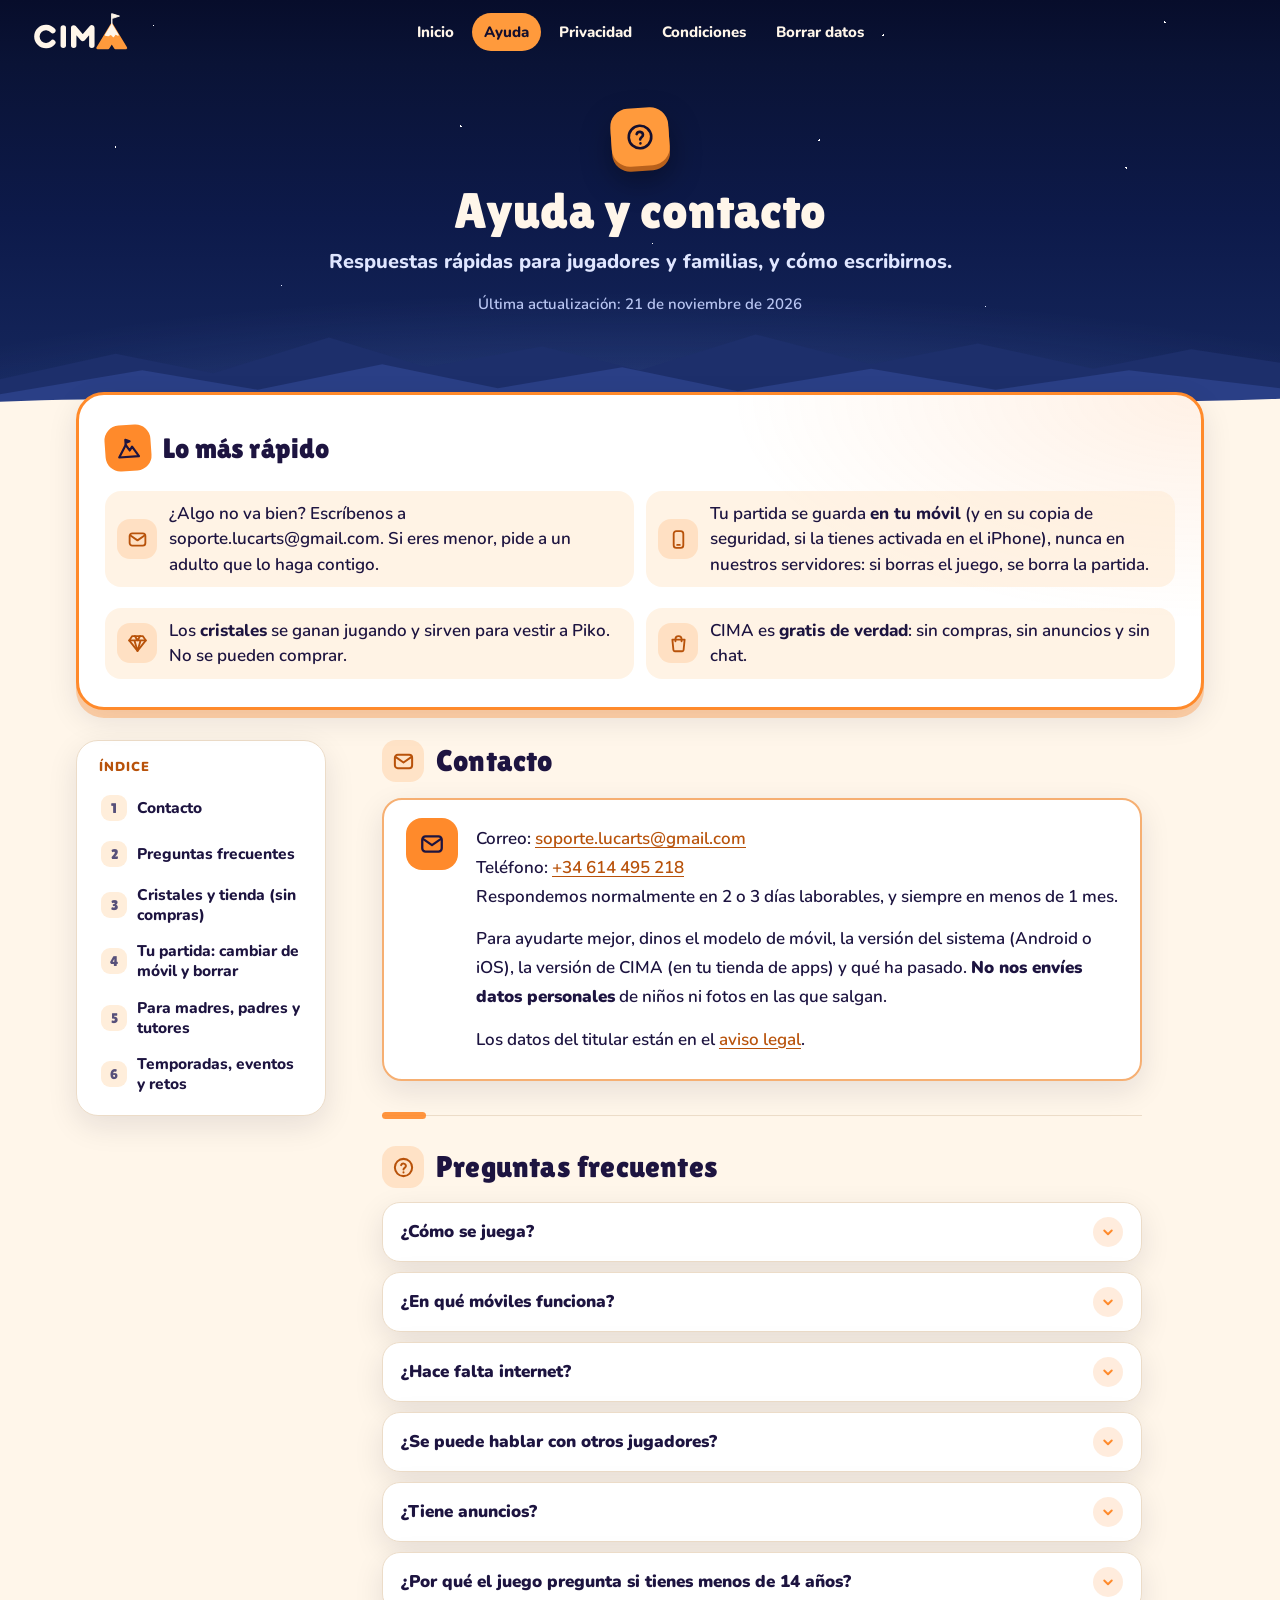
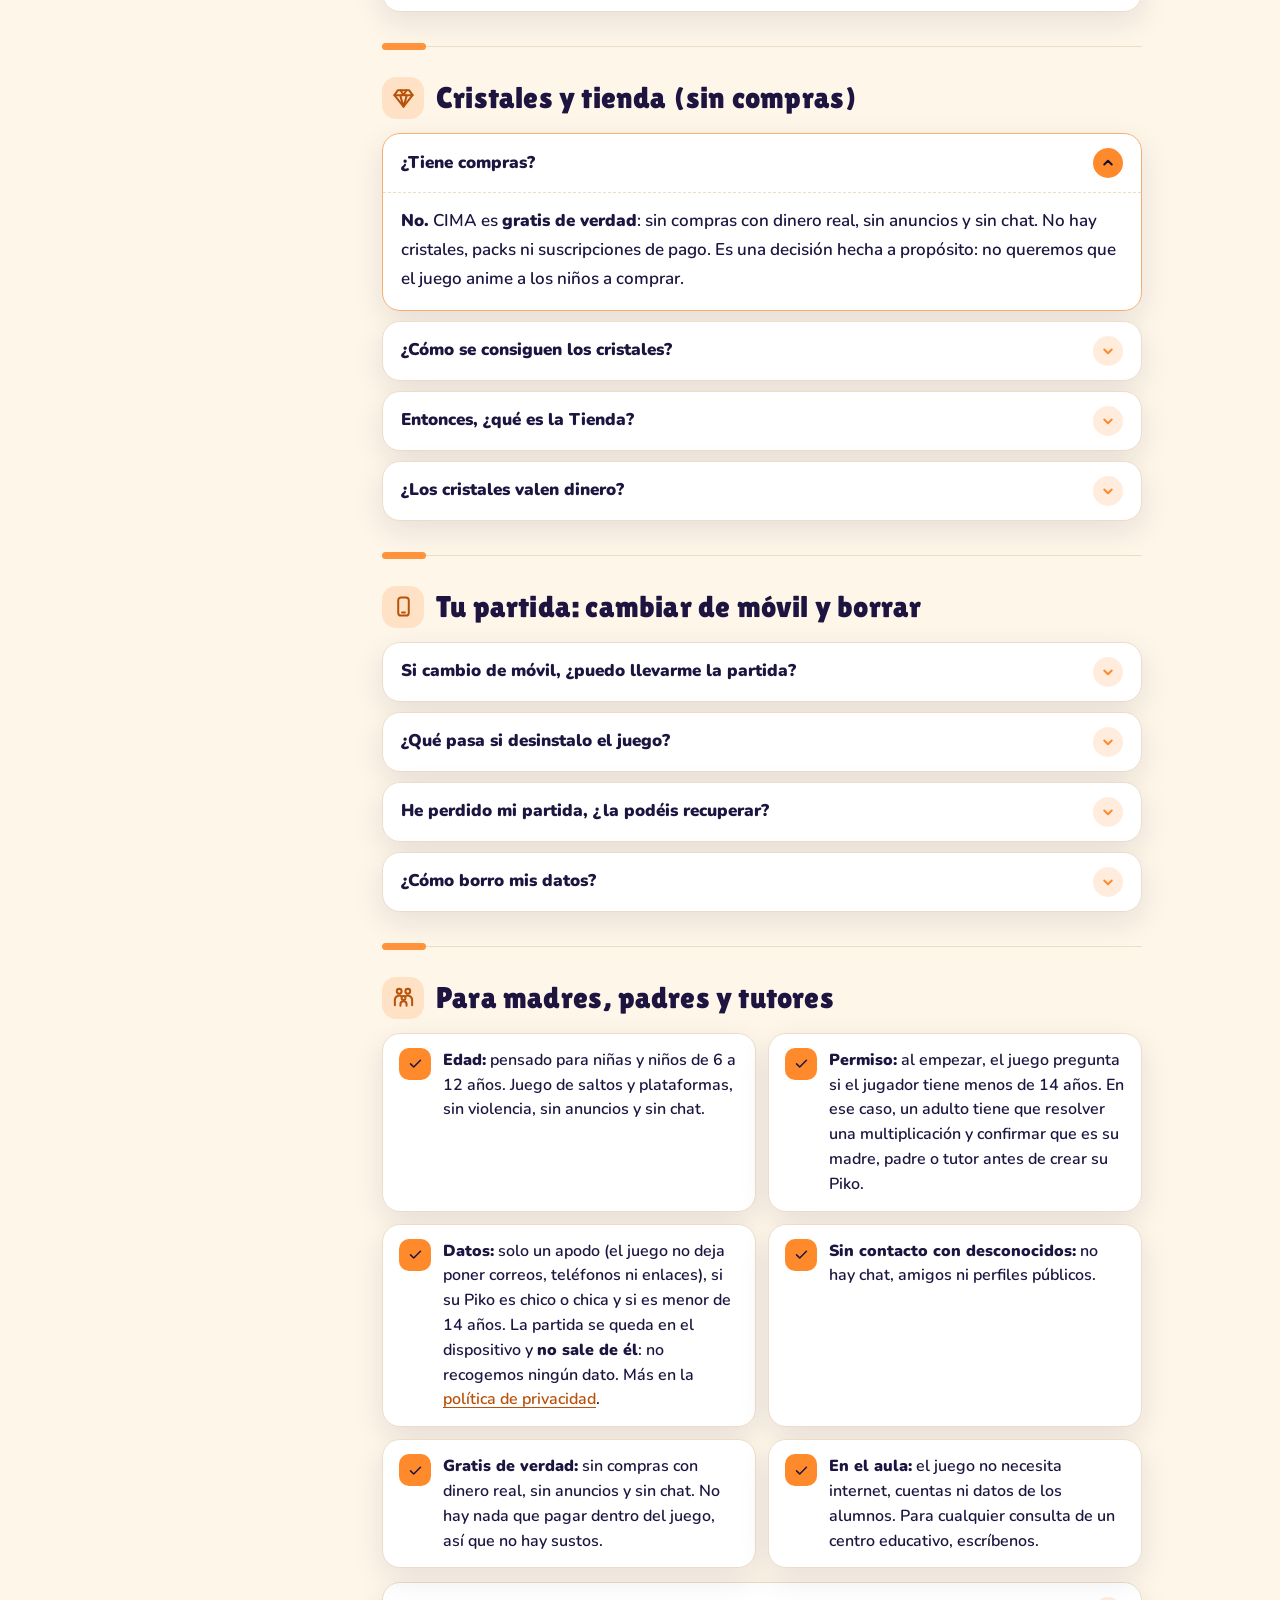
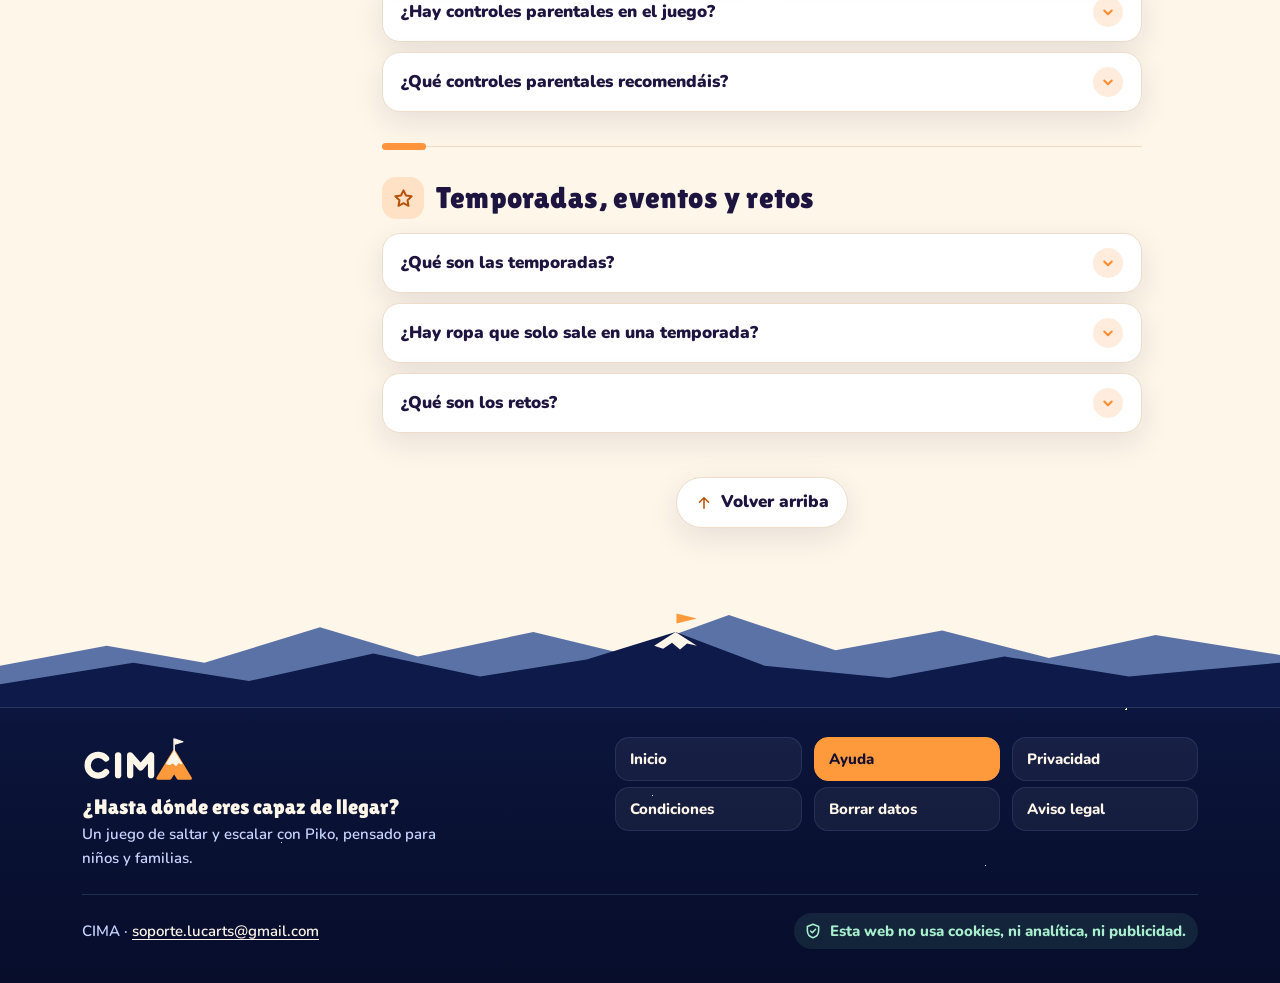
<file: soporte.html>
<!doctype html>
<html lang="es">
<head>
<meta charset="utf-8">
<meta name="viewport" content="width=device-width,initial-scale=1">
<title>Ayuda · CIMA</title>
<meta name="description" content="Ayuda, contacto y preguntas frecuentes de CIMA: cómo se juega, cristales, cambiar de móvil, borrar datos y control parental. Gratis de verdad: sin compras, sin anuncios y sin chat.">
<meta name="color-scheme" content="dark light">
<meta name="theme-color" content="#140f2e" media="(prefers-color-scheme: dark)">
<meta name="theme-color" content="#fff6ea" media="(prefers-color-scheme: light)">
<meta name="referrer" content="no-referrer">
<link rel="canonical" href="https://lucappsarts.github.io/cima/soporte.html">
<meta property="og:type" content="website">
<meta property="og:site_name" content="CIMA">
<meta property="og:locale" content="es_ES">
<meta property="og:url" content="https://lucappsarts.github.io/cima/soporte.html">
<meta property="og:title" content="Ayuda · CIMA">
<meta property="og:description" content="Ayuda, contacto y preguntas frecuentes de CIMA: cómo se juega, cristales, cambiar de móvil, borrar datos y control parental. Gratis de verdad: sin compras, sin anuncios y sin chat.">
<meta property="og:image" content="https://lucappsarts.github.io/cima/img/compartir.png?v=4">
<meta property="og:image:width" content="1024">
<meta property="og:image:height" content="500">
<meta property="og:image:alt" content="CIMA, el juego de saltar y escalar con Piko">
<meta name="twitter:card" content="summary_large_image">
<meta name="twitter:title" content="Ayuda · CIMA">
<meta name="twitter:description" content="Ayuda, contacto y preguntas frecuentes de CIMA: cómo se juega, cristales, cambiar de móvil, borrar datos y control parental. Gratis de verdad: sin compras, sin anuncios y sin chat.">
<meta name="twitter:image" content="https://lucappsarts.github.io/cima/img/compartir.png?v=4">
<link rel="icon" type="image/png" href="favicon.png">
<link rel="apple-touch-icon" href="img/apple-touch-icon.png">
<link rel="stylesheet" href="estilo.css?v=20261030a">
</head>
<body>
<svg class="sprite" width="0" height="0" aria-hidden="true" focusable="false"><defs><symbol fill="none" stroke="currentColor" stroke-width="2.1" stroke-linecap="round" stroke-linejoin="round" id="i-peak" viewBox="0 0 24 24"><path d="M2.5 20 9.5 8.5l3.5 5.5 2.5-3.5 6 9.5z"/><path d="M9.5 8.5v-5l4 1.6-4 1.6"/></symbol><symbol fill="none" stroke="currentColor" stroke-width="2.1" stroke-linecap="round" stroke-linejoin="round" id="i-mail" viewBox="0 0 24 24"><rect x="3" y="5" width="18" height="14" rx="3"/><path d="m4 7.5 8 5.5 8-5.5"/></symbol><symbol fill="none" stroke="currentColor" stroke-width="2.1" stroke-linecap="round" stroke-linejoin="round" id="i-device" viewBox="0 0 24 24"><rect x="6.5" y="2.5" width="11" height="19" rx="3"/><path d="M10.5 18.2h3"/></symbol><symbol fill="none" stroke="currentColor" stroke-width="2.1" stroke-linecap="round" stroke-linejoin="round" id="i-gem" viewBox="0 0 24 24"><path d="M6 3.5h12l3.5 5L12 20.5 2.5 8.5z"/><path d="M2.5 8.5h19M9 3.5l3 5 3-5M8.5 8.5l3.5 12 3.5-12"/></symbol><symbol fill="none" stroke="currentColor" stroke-width="2.1" stroke-linecap="round" stroke-linejoin="round" id="i-trash" viewBox="0 0 24 24"><path d="M4 6.5h16M9.5 6.5v-2a1 1 0 0 1 1-1h3a1 1 0 0 1 1 1v2M6 6.5l1 13a1.5 1.5 0 0 0 1.5 1.4h7a1.5 1.5 0 0 0 1.5-1.4l1-13M10 10.5v6M14 10.5v6"/></symbol><symbol fill="none" stroke="currentColor" stroke-width="2.1" stroke-linecap="round" stroke-linejoin="round" id="i-alert" viewBox="0 0 24 24"><path d="M10.3 4.2 2.6 17.6a2 2 0 0 0 1.7 2.9h15.4a2 2 0 0 0 1.7-2.9L13.7 4.2a2 2 0 0 0-3.4 0z"/><path d="M12 9.5V14M12 17.2v.1"/></symbol><symbol fill="none" stroke="currentColor" stroke-width="2.1" stroke-linecap="round" stroke-linejoin="round" id="i-smile" viewBox="0 0 24 24"><circle cx="12" cy="12" r="9"/><path d="M8.5 14.5c1.8 2 5.2 2 7 0M9 9.5v.5M15 9.5v.5"/></symbol><symbol fill="none" stroke="currentColor" stroke-width="2.1" stroke-linecap="round" stroke-linejoin="round" id="i-cake" viewBox="0 0 24 24"><path d="M4 20.5h16M5 20.5v-7a2 2 0 0 1 2-2h10a2 2 0 0 1 2 2v7"/><path d="M5 15.5c1.5 1.2 3 1.2 4.5 0s3-1.2 4.5 0 3 1.2 4.5 0M12 11.5v-3M12 6c-.9-.8-.9-1.9 0-3.3.9 1.4.9 2.5 0 3.3z"/></symbol><symbol fill="none" stroke="currentColor" stroke-width="2.1" stroke-linecap="round" stroke-linejoin="round" id="i-family" viewBox="0 0 24 24"><circle cx="7.5" cy="5.5" r="2.5"/><circle cx="16.5" cy="5.5" r="2.5"/><circle cx="12" cy="12.5" r="2"/><path d="M3 20v-5.5a4.5 4.5 0 0 1 7.2-3.6M21 20v-5.5a4.5 4.5 0 0 0-7.2-3.6M8.8 20.5V19a3.2 3.2 0 0 1 6.4 0v1.5"/></symbol><symbol fill="none" stroke="currentColor" stroke-width="2.1" stroke-linecap="round" stroke-linejoin="round" id="i-ban" viewBox="0 0 24 24"><circle cx="12" cy="12" r="9"/><path d="m5.7 5.7 12.6 12.6"/></symbol><symbol fill="none" stroke="currentColor" stroke-width="2.1" stroke-linecap="round" stroke-linejoin="round" id="i-game" viewBox="0 0 24 24"><path d="M7 7.5h10a5 5 0 0 1 4.8 6.3l-.8 3a2.6 2.6 0 0 1-4.4 1.1L14.5 16h-5l-2.1 1.9A2.6 2.6 0 0 1 3 16.8l-.8-3A5 5 0 0 1 7 7.5z"/><path d="M8 10.5v3M6.5 12h3M15.5 11.2v.1M17.5 13v.1"/></symbol><symbol fill="none" stroke="currentColor" stroke-width="2.1" stroke-linecap="round" stroke-linejoin="round" id="i-shirt" viewBox="0 0 24 24"><path d="M8.5 3.5 3 6.5l2 4.2 2-.9v10.7h10V9.8l2 .9 2-4.2-5.5-3c-.5 1.6-1.9 2.6-3.5 2.6S9 5.1 8.5 3.5z"/></symbol><symbol fill="none" stroke="currentColor" stroke-width="2.1" stroke-linecap="round" stroke-linejoin="round" id="i-gift" viewBox="0 0 24 24"><rect x="3.5" y="8" width="17" height="4.5" rx="1"/><path d="M5 12.5v7a1 1 0 0 0 1 1h12a1 1 0 0 0 1-1v-7M12 8v12.5M12 8C10.5 4 6.5 4 7 6.5S12 8 12 8zm0 0c1.5-4 5.5-4 5-1.5S12 8 12 8z"/></symbol><symbol fill="none" stroke="currentColor" stroke-width="2.1" stroke-linecap="round" stroke-linejoin="round" id="i-heart" viewBox="0 0 24 24"><path d="M12 20s-7.5-4.5-7.5-10A4.2 4.2 0 0 1 12 7.6 4.2 4.2 0 0 1 19.5 10c0 5.5-7.5 10-7.5 10z"/></symbol><symbol fill="none" stroke="currentColor" stroke-width="2.1" stroke-linecap="round" stroke-linejoin="round" id="i-user" viewBox="0 0 24 24"><circle cx="12" cy="8" r="4"/><path d="M4.5 20.5a7.5 7.5 0 0 1 15 0"/></symbol><symbol fill="none" stroke="currentColor" stroke-width="2.1" stroke-linecap="round" stroke-linejoin="round" id="i-image" viewBox="0 0 24 24"><rect x="3" y="4" width="18" height="16" rx="3"/><circle cx="9" cy="9.5" r="1.8"/><path d="m4 18 5-5 4 4 2.5-2.5L20 19"/></symbol><symbol fill="none" stroke="currentColor" stroke-width="2.1" stroke-linecap="round" stroke-linejoin="round" id="i-shield" viewBox="0 0 24 24"><path d="M12 3 4.5 6v5.5c0 4.5 3.2 8 7.5 9.5 4.3-1.5 7.5-5 7.5-9.5V6z"/><path d="m8.8 12 2.3 2.3 4.3-4.6"/></symbol><symbol fill="none" stroke="currentColor" stroke-width="2.1" stroke-linecap="round" stroke-linejoin="round" id="i-lock" viewBox="0 0 24 24"><rect x="4.5" y="10.5" width="15" height="10" rx="2.5"/><path d="M8 10.5v-3a4 4 0 0 1 8 0v3M12 14.5V17"/></symbol><symbol fill="none" stroke="currentColor" stroke-width="2.1" stroke-linecap="round" stroke-linejoin="round" id="i-chatoff" viewBox="0 0 24 24"><path d="M20.5 11.5a8 8 0 0 1-11.8 7L3.5 20 5 15.4a8 8 0 0 1 12.6-9.7"/><path d="m3.5 3.5 17 17"/></symbol><symbol fill="none" stroke="currentColor" stroke-width="2.1" stroke-linecap="round" stroke-linejoin="round" id="i-help" viewBox="0 0 24 24"><circle cx="12" cy="12" r="9"/><path d="M9.5 9.5a2.6 2.6 0 0 1 5 1c0 1.7-2.5 2-2.5 3.5M12 17v.1"/></symbol><symbol fill="none" stroke="currentColor" stroke-width="2.1" stroke-linecap="round" stroke-linejoin="round" id="i-doc" viewBox="0 0 24 24"><path d="M6.5 2.5h7l5 5v12a2 2 0 0 1-2 2h-10a2 2 0 0 1-2-2v-15a2 2 0 0 1 2-2z"/><path d="M13.5 2.5v5h5M8.5 12.5h7M8.5 16.5h5"/></symbol><symbol fill="none" stroke="currentColor" stroke-width="2.1" stroke-linecap="round" stroke-linejoin="round" id="i-idcard" viewBox="0 0 24 24"><rect x="2.5" y="5" width="19" height="14" rx="3"/><circle cx="8.5" cy="11" r="2"/><path d="M5.5 16a3 3 0 0 1 6 0M14 10h4.5M14 13.5h3"/></symbol><symbol fill="none" stroke="currentColor" stroke-width="2.1" stroke-linecap="round" stroke-linejoin="round" id="i-arrow-r" viewBox="0 0 24 24"><path d="M5 12h14M13 6l6 6-6 6"/></symbol><symbol fill="none" stroke="currentColor" stroke-width="2.1" stroke-linecap="round" stroke-linejoin="round" id="i-arrow-up" viewBox="0 0 24 24"><path d="M12 19V5M6 11l6-6 6 6"/></symbol><symbol fill="none" stroke="currentColor" stroke-width="2.1" stroke-linecap="round" stroke-linejoin="round" id="i-check" viewBox="0 0 24 24"><path d="m5 12.5 4.5 4.5L19 7.5"/></symbol><symbol fill="none" stroke="currentColor" stroke-width="2.1" stroke-linecap="round" stroke-linejoin="round" id="i-star" viewBox="0 0 24 24"><path d="m12 3.5 2.6 5.3 5.9.9-4.3 4.1 1 5.8L12 16.9l-5.2 2.7 1-5.8-4.3-4.1 5.9-.9z"/></symbol><symbol fill="none" stroke="currentColor" stroke-width="2.1" stroke-linecap="round" stroke-linejoin="round" id="i-bag" viewBox="0 0 24 24"><path d="M5 7.5h14l-1.2 12a1.5 1.5 0 0 1-1.5 1.4H7.7a1.5 1.5 0 0 1-1.5-1.4z"/><path d="M8.5 9.5V7a3.5 3.5 0 0 1 7 0v2.5"/></symbol><symbol fill="none" stroke="currentColor" stroke-width="2.1" stroke-linecap="round" stroke-linejoin="round" id="i-chat" viewBox="0 0 24 24"><path d="M20.5 11.5a8 8 0 0 1-11.8 7L3.5 20 5 15.4a8 8 0 1 1 15.5-3.9z"/><path d="M8.5 11.5h.1M12 11.5h.1M15.5 11.5h.1"/></symbol><symbol fill="none" stroke="currentColor" stroke-width="2.1" stroke-linecap="round" stroke-linejoin="round" id="i-phone" viewBox="0 0 24 24"><path d="M5 3.5h3.5l1.8 4.5-2.3 1.5a11 11 0 0 0 6.5 6.5l1.5-2.3 4.5 1.8V19a1.5 1.5 0 0 1-1.5 1.5A16 16 0 0 1 3.5 5 1.5 1.5 0 0 1 5 3.5z"/></symbol><symbol fill="none" stroke="currentColor" stroke-width="2.1" stroke-linecap="round" stroke-linejoin="round" id="i-clock" viewBox="0 0 24 24"><circle cx="12" cy="12" r="9"/><path d="M12 7v5l3 2"/></symbol><symbol fill="none" stroke="currentColor" stroke-width="2.1" stroke-linecap="round" stroke-linejoin="round" id="i-download" viewBox="0 0 24 24"><path d="M12 3.5v11M7 10l5 5 5-5M4.5 19.5h15"/></symbol><symbol fill="none" stroke="currentColor" stroke-width="2.1" stroke-linecap="round" stroke-linejoin="round" id="i-scale" viewBox="0 0 24 24"><path d="M12 3.5v17M7 20.5h10M5 7h14M5 7l-2.5 6a2.5 2.5 0 0 0 5 0zM19 7l-2.5 6a2.5 2.5 0 0 0 5 0z"/></symbol><symbol fill="none" stroke="currentColor" stroke-width="2.1" stroke-linecap="round" stroke-linejoin="round" id="i-link" viewBox="0 0 24 24"><path d="M10 14a4 4 0 0 0 5.7 0l3-3a4 4 0 0 0-5.7-5.7l-1 1"/><path d="M14 10a4 4 0 0 0-5.7 0l-3 3a4 4 0 0 0 5.7 5.7l1-1"/></symbol><symbol fill="none" stroke="currentColor" stroke-width="2.1" stroke-linecap="round" stroke-linejoin="round" id="i-compass" viewBox="0 0 24 24"><circle cx="12" cy="12" r="9"/><path d="m15.5 8.5-2 5-5 2 2-5z"/></symbol><symbol fill="none" stroke="currentColor" stroke-width="2.1" stroke-linecap="round" stroke-linejoin="round" id="i-school" viewBox="0 0 24 24"><path d="m2.5 9 9.5-5 9.5 5-9.5 5z"/><path d="M6.5 11v5c1.5 1.5 3.5 2.2 5.5 2.2s4-.7 5.5-2.2v-5M21.5 9v5"/></symbol><symbol fill="none" stroke="currentColor" stroke-width="2.1" stroke-linecap="round" stroke-linejoin="round" id="i-tag" viewBox="0 0 24 24"><path d="M3.5 12.2V4.5a1 1 0 0 1 1-1h7.7l8.3 8.3a1.5 1.5 0 0 1 0 2.1l-6.6 6.6a1.5 1.5 0 0 1-2.1 0z"/><circle cx="8" cy="8" r="1.3"/></symbol><symbol fill="none" stroke="currentColor" stroke-width="2.1" stroke-linecap="round" stroke-linejoin="round" id="i-sliders" viewBox="0 0 24 24"><path d="M4 7h10M18 7h2M4 17h4M12 17h8"/><circle cx="16" cy="7" r="2"/><circle cx="10" cy="17" r="2"/></symbol><symbol fill="none" stroke="currentColor" stroke-width="2.1" stroke-linecap="round" stroke-linejoin="round" id="i-wifi" viewBox="0 0 24 24"><path d="M2.5 9a14 14 0 0 1 19 0M5.5 12.3a9.5 9.5 0 0 1 13 0M8.6 15.6a5 5 0 0 1 6.8 0M12 19v.1"/></symbol></defs></svg>
<a class="skip" href="#contenido">Saltar al contenido</a>
<header class="top"><div class="in">
  <a class="brand" href="index.html" aria-label="CIMA, inicio"><img class="logo-oscuro" src="img/logo-sobre-oscuro.svg" alt="CIMA" width="146" height="60"><img class="logo-claro" src="img/logo-sobre-claro.svg" alt="CIMA" width="146" height="60"></a>
  <button class="menu-btn" type="button" aria-expanded="false" aria-controls="menu-principal" aria-label="Abrir menú"><span></span><span></span><span></span></button>
  <nav class="menu" id="menu-principal" aria-label="Secciones"><a href="index.html">Inicio</a><a href="soporte.html" aria-current="page">Ayuda</a><a href="privacidad.html">Privacidad</a><a href="condiciones.html">Condiciones</a><a href="borrar-cuenta.html">Borrar datos</a></nav>
</div></header>
<main id="contenido" class="page">
<header class="phero">
  <div class="in">
    <span class="phero-ico" aria-hidden="true"><svg class="i" aria-hidden="true" focusable="false" fill="none" stroke="currentColor" width="1em" height="1em"><use href="#i-help"/></svg></span>
    <h1>Ayuda y contacto</h1>
    <p class="sub">Respuestas rápidas para jugadores y familias, y cómo escribirnos.</p>
    <p class="meta">Última actualización: <time datetime="2026-10-30">21 de noviembre de 2026</time></p>
  </div>
  <svg class="ridge-down" viewBox="0 0 1440 120" preserveAspectRatio="none" aria-hidden="true" focusable="false">
    <path class="far" d="M0 78 L130 44 L240 70 L370 22 L480 62 L610 34 L720 66 L850 18 L980 58 L1100 30 L1230 64 L1340 38 L1440 56 V120 H0 Z"/>
    <path class="mid" d="M0 98 L160 66 L290 92 L430 58 L560 90 L700 62 L830 94 L980 64 L1120 92 L1270 66 L1440 90 V120 H0 Z"/>
    <path class="front" d="M0 120 V108 C260 96 460 116 720 106 C980 96 1200 116 1440 104 V120 Z"/>
  </svg>
</header>
<div class="doc">
<section class="kid" aria-labelledby="kidt"><h2 id="kidt"><span class="kico big" aria-hidden="true"><svg class="i" aria-hidden="true" focusable="false" fill="none" stroke="currentColor" width="1em" height="1em"><use href="#i-peak"/></svg></span> Lo más rápido</h2><ul><li><span class="kico" aria-hidden="true"><svg class="i" aria-hidden="true" focusable="false" fill="none" stroke="currentColor" width="1em" height="1em"><use href="#i-mail"/></svg></span><span>¿Algo no va bien? Escríbenos a soporte.lucarts@gmail.com. Si eres menor, pide a un adulto que lo haga contigo.</span></li><li><span class="kico" aria-hidden="true"><svg class="i" aria-hidden="true" focusable="false" fill="none" stroke="currentColor" width="1em" height="1em"><use href="#i-device"/></svg></span><span>Tu partida se guarda <b>en tu móvil</b> (y en su copia de seguridad, si la tienes activada en el iPhone), nunca en nuestros servidores: si borras el juego, se borra la partida.</span></li><li><span class="kico" aria-hidden="true"><svg class="i" aria-hidden="true" focusable="false" fill="none" stroke="currentColor" width="1em" height="1em"><use href="#i-gem"/></svg></span><span>Los <b>cristales</b> se ganan jugando y sirven para vestir a Piko. No se pueden comprar.</span></li><li><span class="kico" aria-hidden="true"><svg class="i" aria-hidden="true" focusable="false" fill="none" stroke="currentColor" width="1em" height="1em"><use href="#i-bag"/></svg></span><span>CIMA es <b>gratis de verdad</b>: sin compras, sin anuncios y sin chat.</span></li></ul></section>
<div class="doc-grid">
<nav class="toc" aria-label="Índice"><ol>
<li><a href="#contacto">Contacto</a></li><li><a href="#faq">Preguntas frecuentes</a></li><li><a href="#compras">Cristales y tienda (sin compras)</a></li><li><a href="#partida">Tu partida: cambiar de móvil y borrar</a></li><li><a href="#padres">Para madres, padres y tutores</a></li><li><a href="#temporadas">Temporadas, eventos y retos</a></li>
</ol></nav>
<div class="prose">
<section class="sec" aria-labelledby="contacto">
<h2 id="contacto"><span class="hico" aria-hidden="true"><svg class="i" aria-hidden="true" focusable="false" fill="none" stroke="currentColor" width="1em" height="1em"><use href="#i-mail"/></svg></span>Contacto</h2>
<div class="card contact"><span class="cico" aria-hidden="true"><svg class="i" aria-hidden="true" focusable="false" fill="none" stroke="currentColor" width="1em" height="1em"><use href="#i-mail"/></svg></span>
<p>Correo: <a href="mailto:soporte.lucarts@gmail.com?subject=CIMA%20-%20Ayuda">soporte.lucarts@gmail.com</a><br>Teléfono: <a href="tel:+34614495218">+34 614 495 218</a><br>Respondemos normalmente en 2 o 3 días laborables, y siempre en menos de 1 mes.</p>
<p>Para ayudarte mejor, dinos el modelo de móvil, la versión del sistema (Android o iOS), la versión de CIMA (en tu tienda de apps) y qué ha pasado. <b>No nos envíes datos personales</b> de niños ni fotos en las que salgan.</p>
<p>Los datos del titular están en el <a href="aviso-legal.html">aviso legal</a>.</p>
</div>
</section>
<section class="sec" aria-labelledby="faq">
<h2 id="faq"><span class="hico" aria-hidden="true"><svg class="i" aria-hidden="true" focusable="false" fill="none" stroke="currentColor" width="1em" height="1em"><use href="#i-help"/></svg></span>Preguntas frecuentes</h2>
<details><summary>¿Cómo se juega?</summary>
<p>Pon el dedo en la pantalla, arrastra hacia atrás como un tirachinas y suelta: Piko sale disparado al lado contrario, y cuanto más estiras, más fuerte salta. En el aire, toca para aletear (los aleteos se acaban). Sube de balda en balda, llega a los refugios para guardar tu avance y que no te alcance la niebla. En el menú, <b>Cómo jugar</b> lo explica con dibujos.</p></details>
<details><summary>¿En qué móviles funciona?</summary>
<p>En <b>iPhone</b> (App Store) y en <b>móviles Android</b> (Google Play), con las versiones del sistema que indica la ficha de cada tienda. Está pensado para iPhone; en iPad funciona en modo iPhone. No hay versión para ordenador.</p></details>
<details><summary>¿Hace falta internet?</summary>
<p>No. Solo hace falta para descargar y actualizar el juego. CIMA no se conecta a internet mientras juegas.</p></details>
<details><summary>¿Se puede hablar con otros jugadores?</summary>
<p>No. CIMA es para un solo jugador: no hay chat, ni amigos, ni clasificación mundial, ni perfiles públicos. Compites contra tus propios récords.</p></details>
<details><summary>¿Tiene anuncios?</summary>
<p>No. CIMA no tiene publicidad de ningún tipo, ni analítica de cómo juegas, ni compras con dinero real.</p></details>
<details><summary>¿Por qué el juego pregunta si tienes menos de 14 años?</summary>
<p>Para saber si el jugador tiene menos de 14 años y, en ese caso, pedir permiso a un adulto antes de crear su Piko. No se guarda ninguna fecha: solo tu respuesta sí o no sobre si eres menor de 14 años. Más en <a href="#padres">Para madres, padres y tutores</a>.</p></details>
</section>
<section class="sec" aria-labelledby="compras">
<h2 id="compras"><span class="hico" aria-hidden="true"><svg class="i" aria-hidden="true" focusable="false" fill="none" stroke="currentColor" width="1em" height="1em"><use href="#i-gem"/></svg></span>Cristales y tienda (sin compras)</h2>
<details open><summary>¿Tiene compras?</summary>
<p><b>No.</b> CIMA es <b>gratis de verdad</b>: sin compras con dinero real, sin anuncios y sin chat. No hay cristales, packs ni suscripciones de pago. Es una decisión hecha a propósito: no queremos que el juego anime a los niños a comprar.</p></details>
<details><summary>¿Cómo se consiguen los cristales?</summary>
<p>Jugando: recogiéndolos en las baldas, abriendo el cofre de cada refugio (una vez por semana), con las rachas, las misiones del día, el calendario de regalos y algunos logros. Jugando un rato cada día siempre hay algo nuevo a tu alcance en la Tienda: algo sencillo cada uno o dos días, algo especial más o menos cada semana y los colores más especiales de Piko en unas semanas.</p></details>
<details><summary>Entonces, ¿qué es la Tienda?</summary>
<p>Es donde cambias los cristales que has ganado por gorros, ropa, estelas y colores para Piko. Antes de cambiarlos puedes probártelo. No da ventaja en la partida: es solo estética.</p></details>
<details><summary>¿Los cristales valen dinero?</summary>
<p>No. Los cristales solo sirven dentro de CIMA: no se compran, no se cambian por dinero, no se pueden pasar a otra persona y no caducan mientras conserves la partida.</p></details>
</section>
<section class="sec" aria-labelledby="partida">
<h2 id="partida"><span class="hico" aria-hidden="true"><svg class="i" aria-hidden="true" focusable="false" fill="none" stroke="currentColor" width="1em" height="1em"><use href="#i-device"/></svg></span>Tu partida: cambiar de móvil y borrar</h2>
<details><summary>Si cambio de móvil, ¿puedo llevarme la partida?</summary>
<p>No. CIMA no tiene servidor ni cuentas en internet: la partida vive en el móvil donde juegas y el juego no la puede pasar a otro (en iPhone, restaurar una copia de seguridad completa del dispositivo puede traerla). En el móvil nuevo empiezas de cero.</p></details>
<details><summary>¿Qué pasa si desinstalo el juego?</summary>
<p>Se borra la partida (Piko, cristales, ropa, récords y ajustes) y no la podemos recuperar, porque no tenemos ninguna copia en nuestros servidores. Lo mismo pasa al «borrar datos» o «borrar almacenamiento» de la app en los ajustes de Android. Si vuelves a instalarlo, empiezas de cero.</p></details>
<details><summary>He perdido mi partida, ¿la podéis recuperar?</summary>
<p>Lo sentimos, no: la partida está en tu dispositivo (y, en iPhone, en su copia de seguridad si la tenías activada) y nosotros no la recibimos nunca.</p></details>
<details><summary>¿Cómo borro mis datos?</summary>
<p>En el juego: toca tu Piko arriba a la izquierda para abrir el <b>Perfil</b> → botón <b>⚙</b> → <b>Borrar mi cuenta</b> → <b>Borrar para siempre</b>. Si el jugador es menor de 14, antes saldrá la pregunta para adultos. También se borra todo al desinstalar el juego. Paso a paso en <a href="borrar-cuenta.html">Borrar tus datos</a>.</p></details>
</section>
<section class="sec" aria-labelledby="padres">
<h2 id="padres"><span class="hico" aria-hidden="true"><svg class="i" aria-hidden="true" focusable="false" fill="none" stroke="currentColor" width="1em" height="1em"><use href="#i-family"/></svg></span>Para madres, padres y tutores</h2>
<ul class="checks">
<li><span class="tico" aria-hidden="true"><svg class="i" aria-hidden="true" focusable="false" fill="none" stroke="currentColor" width="1em" height="1em"><use href="#i-check"/></svg></span><span><b>Edad:</b> pensado para niñas y niños de 6 a 12 años. Juego de saltos y plataformas, sin violencia, sin anuncios y sin chat.</span></li>
<li><span class="tico" aria-hidden="true"><svg class="i" aria-hidden="true" focusable="false" fill="none" stroke="currentColor" width="1em" height="1em"><use href="#i-check"/></svg></span><span><b>Permiso:</b> al empezar, el juego pregunta si el jugador tiene menos de 14 años. En ese caso, un adulto tiene que resolver una multiplicación y confirmar que es su madre, padre o tutor antes de crear su Piko.</span></li>
<li><span class="tico" aria-hidden="true"><svg class="i" aria-hidden="true" focusable="false" fill="none" stroke="currentColor" width="1em" height="1em"><use href="#i-check"/></svg></span><span><b>Datos:</b> solo un apodo (el juego no deja poner correos, teléfonos ni enlaces), si su Piko es chico o chica y si es menor de 14 años. La partida se queda en el dispositivo y <b>no sale de él</b>: no recogemos ningún dato. Más en la <a href="privacidad.html">política de privacidad</a>.</span></li>
<li><span class="tico" aria-hidden="true"><svg class="i" aria-hidden="true" focusable="false" fill="none" stroke="currentColor" width="1em" height="1em"><use href="#i-check"/></svg></span><span><b>Sin contacto con desconocidos:</b> no hay chat, amigos ni perfiles públicos.</span></li>
<li><span class="tico" aria-hidden="true"><svg class="i" aria-hidden="true" focusable="false" fill="none" stroke="currentColor" width="1em" height="1em"><use href="#i-check"/></svg></span><span><b>Gratis de verdad:</b> sin compras con dinero real, sin anuncios y sin chat. No hay nada que pagar dentro del juego, así que no hay sustos.</span></li>
<li><span class="tico" aria-hidden="true"><svg class="i" aria-hidden="true" focusable="false" fill="none" stroke="currentColor" width="1em" height="1em"><use href="#i-check"/></svg></span><span><b>En el aula:</b> el juego no necesita internet, cuentas ni datos de los alumnos. Para cualquier consulta de un centro educativo, escríbenos.</span></li>
</ul>
<details><summary>¿Hay controles parentales en el juego?</summary>
<p>Como no hay compras, ni chat, ni anuncios, no hacen falta ajustes de gasto ni de contacto. Lo que sí protege el juego con la pregunta para adultos es crear el Piko de un menor de 14 y «Borrar mi cuenta» en esas partidas.</p></details>
<details><summary>¿Qué controles parentales recomendáis?</summary>
<p>Los del propio móvil, que no dependen de CIMA: en iPhone, <b>En Familia</b> y <b>Tiempo de uso</b>; en Android, <b>Google Family Link</b>. Sirven, por ejemplo, para limitar el tiempo de juego o aprobar las descargas.</p></details>
</section>
<section class="sec" aria-labelledby="temporadas">
<h2 id="temporadas"><span class="hico" aria-hidden="true"><svg class="i" aria-hidden="true" focusable="false" fill="none" stroke="currentColor" width="1em" height="1em"><use href="#i-star"/></svg></span>Temporadas, eventos y retos</h2>
<details><summary>¿Qué son las temporadas?</summary>
<p>Varias veces al año el juego se ambienta en una fiesta: Halloween, otoño, Navidad, invierno, Carnaval y la noche de San Juan. Unos días antes cambian la entrada, el cielo y los adornos de la montaña, y el día de la fiesta hay un <b>evento</b> con reglas especiales (por ejemplo, calabazas rodando o cristales que valen doble). Al día siguiente todo vuelve a la normalidad. El juego es el mismo; solo cambia la ambientación.</p></details>
<details><summary>¿Hay ropa que solo sale en una temporada?</summary>
<p>Sí. Algunas prendas de temporada solo se pueden conseguir mientras dura esa temporada (unos 10 días), y se consiguen con <b>cristales</b>, que se ganan jugando; los precios están pensados para que, jugando un rato al día, dé tiempo a conseguir alguna. Quien la consigue, la conserva para siempre en su partida.</p></details>
<details><summary>¿Qué son los retos?</summary>
<p>Tres pequeñas <b>misiones del día</b> que dan cristales al completarlas, además del calendario de regalos y el cofre de cada refugio, que se puede volver a abrir cada semana. Si un día no juegas, no pierdes nada. Funcionan sin internet.</p></details>
</section>

<p class="totop-wrap"><a class="totop" href="#contenido"><svg class="i" aria-hidden="true" focusable="false" fill="none" stroke="currentColor" width="1em" height="1em"><use href="#i-arrow-up"/></svg><span>Volver arriba</span></a></p>
</div>
</div>
</div>
</main>
<footer class="pie">
  <svg class="ridge-up" viewBox="0 0 1440 150" preserveAspectRatio="none" aria-hidden="true" focusable="false">
    <rect class="bgp" width="1440" height="150"/>
    <path class="far" d="M0 150 V96 L120 70 L230 92 L360 46 L470 84 L600 52 L700 80 L820 30 L940 76 L1060 50 L1180 86 L1300 56 L1440 82 V150 Z"/>
    <path class="near" d="M0 150 V120 L150 92 L280 116 L420 80 L540 110 L660 88 L760 52 L860 96 L1000 112 L1130 84 L1270 110 L1440 92 V150 Z"/>
    <path class="snow" d="M736 70 L760 52 L784 70 L773 67 L765 75 L756 66 L746 74 Z"/>
    <path class="pole" d="M760 52 V28"/><path class="cloth" d="M761 28 L784 34.5 L761 41 Z"/>
  </svg>
  <div class="in">
    <div class="pie-top">
      <div class="pie-brand">
        <img class="pie-logo" src="img/logo-sobre-oscuro.svg" alt="CIMA" width="146" height="60" loading="lazy">
        <p class="pie-tag">¿Hasta dónde eres capaz de llegar?</p>
        <p class="pie-desc">Un juego de saltar y escalar con Piko, pensado para niños y familias.</p>
      </div>
      <nav aria-label="Pie de página"><a href="index.html">Inicio</a><a href="soporte.html" aria-current="page">Ayuda</a><a href="privacidad.html">Privacidad</a><a href="condiciones.html">Condiciones</a><a href="borrar-cuenta.html">Borrar datos</a><a href="aviso-legal.html">Aviso legal</a></nav>
    </div>
    <div class="pie-legal">
      <p>CIMA · <a href="mailto:soporte.lucarts@gmail.com">soporte.lucarts@gmail.com</a></p>
      <p class="pie-nc"><svg class="i" aria-hidden="true" focusable="false" fill="none" stroke="currentColor" width="1em" height="1em"><use href="#i-shield"/></svg><span>Esta web no usa cookies, ni analítica, ni publicidad.</span></p>
    </div>
  </div>
</footer>
<script src="cabecera.js?v=20261030a" defer></script>
<script src="efectos.js?v=20261030a" defer></script>
</body>
</html>
</file>
<file: estilo.css>
/* CIMA · web de información, privacidad y soporte
   Sin cookies, sin analítica y sin scripts externos. */
/* Tipografías alojadas en esta misma web (carpeta fuentes/): ninguna petición a Google ni a otros terceros.
   Fuentes propias en fuentes/ (Lilita One y Nunito, licencia SIL OFL), sin llamadas a terceros. */
@font-face{font-family:"Lilita One";font-style:normal;font-weight:400;font-display:swap;src:url(fuentes/lilita-one-400.woff) format("woff")}
@font-face{font-family:"Nunito";font-style:normal;font-weight:600;font-display:swap;src:url(fuentes/nunito-600.woff) format("woff")}
@font-face{font-family:"Nunito";font-style:normal;font-weight:800;font-display:swap;src:url(fuentes/nunito-800.woff) format("woff")}
@font-face{font-family:"Nunito";font-style:normal;font-weight:900;font-display:swap;src:url(fuentes/nunito-900.woff) format("woff")}
:root{
  --bg:#140f2e; --bg2:#1d1645; --card:#241b52; --line:#3a2f74;
  --text:#fff6ea; --soft:#cfc4ef; --accent:#ff9a3c; --accent-ink:#140f2e;
  --ok:#7be0b0; --warn:#ffcf5c; --link:#ffb871;
  --sky:linear-gradient(180deg,#2a1f63 0%,#140f2e 70%);
  --r:22px; --r-sm:14px;
  --f-title:"Lilita One","Baloo 2","Arial Rounded MT Bold","Trebuchet MS",system-ui,sans-serif;
  --f-body:"Nunito",ui-rounded,"SF Pro Rounded",system-ui,-apple-system,"Segoe UI",Roboto,sans-serif;
  color-scheme:dark light;
}
@media (prefers-color-scheme:light){
  :root{
    --bg:#fff6ea; --bg2:#ffeedb; --card:#ffffff; --line:#ecdcc8;
    --text:#1d1440; --soft:#57507a; --accent:#ff8a2b; --accent-ink:#1d1440;
    --ok:#1f8a5b; --warn:#9a6400; --link:#b8520a;
    --sky:linear-gradient(180deg,#ffe2c2 0%,#fff6ea 70%);
  }
}
*{box-sizing:border-box}
html{-webkit-text-size-adjust:100%}
body{margin:0;background:var(--bg);color:var(--text);font:600 17px/1.6 var(--f-body);}
img{max-width:100%;height:auto}
a{color:var(--link);text-underline-offset:3px}
a:hover{text-decoration-thickness:2px}
:focus-visible{outline:3px solid var(--accent);outline-offset:3px;border-radius:6px}
.skip{position:absolute;left:-999px;top:8px;background:var(--accent);color:var(--accent-ink);padding:8px 14px;border-radius:10px;font-weight:800;z-index:9}
.skip:focus{left:8px}

/* cabecera */
.top{background:var(--sky);border-bottom:1px solid var(--line)}
.top .in{max-width:880px;margin:0 auto;padding:14px 16px;display:flex;align-items:center;gap:16px;flex-wrap:wrap}
.brand{display:inline-flex;align-items:center;text-decoration:none}
.brand img{height:40px;width:auto;display:block}
.logo-claro{display:none!important}
@media (prefers-color-scheme:light){.logo-oscuro{display:none!important}.logo-claro{display:block!important}}
nav.menu{display:flex;gap:6px;flex-wrap:wrap;margin-left:auto}
nav.menu a{color:var(--text);text-decoration:none;font-weight:800;font-size:15px;padding:7px 12px;border-radius:999px}
nav.menu a:hover{background:color-mix(in srgb,var(--accent) 18%,transparent)}
nav.menu a[aria-current="page"]{background:var(--accent);color:var(--accent-ink)}

main{max-width:880px;margin:0 auto;padding:28px 16px 56px}
h1,h2,h3{font-family:var(--f-title);font-weight:800;font-synthesis:none;line-height:1.15;letter-spacing:.2px}
h1{font-size:clamp(32px,6vw,46px);margin:.2em 0 .3em}
h2{font-size:clamp(24px,4.2vw,30px);margin:1.8em 0 .5em;padding-top:.2em}
h3{font-size:21px;margin:1.4em 0 .4em}
p,li{max-width:70ch}
ul,ol{padding-left:1.3em}
li{margin:.25em 0}
.meta{color:var(--soft);font-size:15px;margin:0 0 18px}
.draft{display:inline-block;background:color-mix(in srgb,var(--warn) 22%,transparent);color:var(--warn);border:1px dashed var(--warn);border-radius:10px;padding:4px 10px;font-size:14px;font-weight:800}
.ph{background:color-mix(in srgb,var(--accent) 22%,transparent);border-radius:6px;padding:0 4px;font-weight:800;white-space:nowrap}

/* recuadro "En pocas palabras" */
.kid{background:var(--card);border:3px solid var(--accent);border-radius:var(--r);padding:20px 22px;margin:18px 0 28px;box-shadow:0 8px 0 color-mix(in srgb,var(--accent) 35%,transparent)}
.kid h2{margin:0 0 .4em;font-size:26px;display:flex;align-items:center;gap:10px}
.kid ul{list-style:none;padding:0;margin:0;display:grid;gap:10px}
.kid li{display:flex;gap:12px;align-items:flex-start;max-width:none;font-size:18px}
.kid li span[aria-hidden]{flex:0 0 34px;height:34px;border-radius:12px;display:grid;place-items:center;background:var(--bg2);font-size:19px}

.card{background:var(--card);border:1px solid var(--line);border-radius:var(--r);padding:18px 20px;margin:14px 0}
.note{border-left:5px solid var(--accent);background:var(--bg2);border-radius:var(--r-sm);padding:12px 16px;margin:16px 0}
.future{border:2px dashed var(--soft);border-radius:var(--r);padding:16px 18px;margin:18px 0;color:var(--soft)}
.future strong.tag{display:inline-block;background:var(--soft);color:var(--bg);border-radius:999px;padding:1px 10px;font-size:13px;letter-spacing:.4px;margin-bottom:6px}
.toc{background:var(--bg2);border-radius:var(--r);padding:14px 20px;margin:0 0 10px}
.toc ol{margin:.3em 0;columns:2 260px;column-gap:28px}
table{border-collapse:collapse;width:100%;margin:12px 0;font-size:16px}
th,td{text-align:left;padding:9px 10px;border-bottom:1px solid var(--line);vertical-align:top}
th{font-weight:900}
.tablewrap{overflow-x:auto}

/* botones e insignias */
.btn{display:inline-flex;align-items:center;gap:8px;background:var(--accent);color:var(--accent-ink);font:800 20px/1 var(--f-title);font-synthesis:none;text-decoration:none;padding:14px 22px;border-radius:999px;box-shadow:0 5px 0 color-mix(in srgb,var(--accent) 55%,#000)}
.btn:active{transform:translateY(3px);box-shadow:0 2px 0 color-mix(in srgb,var(--accent) 55%,#000)}
.badges{display:flex;gap:12px;flex-wrap:wrap;margin:18px 0}
.badge{display:inline-flex;flex-direction:column;justify-content:center;min-width:170px;height:56px;padding:0 18px;border-radius:14px;background:#000;color:#fff;text-decoration:none;border:1px solid #444;line-height:1.1}
.badge small{font-size:11px;font-weight:700;opacity:.8}
.badge b{font-size:19px;font-weight:800}
.badge[aria-disabled="true"]{opacity:.7;cursor:default}

/* portada */
.hero{background:var(--sky);text-align:center;padding:36px 16px 10px;overflow:hidden}
.hero .logo{width:min(420px,82vw);height:auto}
.hero p.pitch{font-size:clamp(19px,3.4vw,23px);font-weight:800;margin:10px auto 0;max-width:30ch}
.hero .badges{justify-content:center}
.hero .icon{width:112px;height:112px;border-radius:26px;box-shadow:0 10px 28px rgba(0,0,0,.35);margin-top:6px}
.grid{display:grid;grid-template-columns:repeat(auto-fit,minmax(220px,1fr));gap:14px;margin:18px 0}
.grid .card{margin:0}
.grid .card h3{margin-top:0}
.links{display:grid;grid-template-columns:repeat(auto-fit,minmax(200px,1fr));gap:10px;padding:0;list-style:none}
.links a{display:block;background:var(--card);border:1px solid var(--line);border-radius:var(--r-sm);padding:14px 16px;text-decoration:none;color:var(--text);font-weight:800}
.links a span{display:block;color:var(--soft);font-weight:600;font-size:14px}

/* preguntas frecuentes */
details{background:var(--card);border:1px solid var(--line);border-radius:var(--r-sm);padding:4px 16px;margin:10px 0}
summary{cursor:pointer;font-weight:900;padding:10px 0;list-style-position:outside}
details[open] summary{border-bottom:1px solid var(--line);margin-bottom:8px}
.steps{counter-reset:s;list-style:none;padding:0}
.steps li{counter-increment:s;position:relative;padding-left:46px;margin:12px 0}
.steps li::before{content:counter(s);position:absolute;left:0;top:0;width:32px;height:32px;border-radius:50%;background:var(--accent);color:var(--accent-ink);font:400 18px/32px var(--f-title);text-align:center}

footer{border-top:1px solid var(--line);background:var(--bg2);color:var(--soft);font-size:15px}
footer .in{max-width:880px;margin:0 auto;padding:22px 16px 34px}
footer nav{display:flex;flex-wrap:wrap;gap:6px 16px;margin-bottom:8px}
footer a{color:var(--text)}

@media (max-width:560px){
  body{font-size:16px}
  .brand img{height:34px}
  nav.menu{margin-left:0;width:100%}
  nav.menu a{font-size:14px;padding:6px 10px}
  .kid{padding:16px}
}
@media (prefers-reduced-motion:reduce){*{transition:none!important;animation:none!important}}
@media print{.top nav,footer nav,.skip{display:none}body{background:#fff;color:#000}.kid,.card{box-shadow:none}}

/* ===== Cabecera: el cielo de la cumbre (azul oscuro con estrellas), igual en modo claro y oscuro ===== */
.top,.hero{
  --summit:radial-gradient(1.2px 1.2px at 12% 22%,#fff 60%,transparent 61%),
           radial-gradient(1px 1px at 28% 68%,#fff 60%,transparent 61%),
           radial-gradient(1.6px 1.6px at 41% 14%,#fff 60%,transparent 61%),
           radial-gradient(1px 1px at 57% 48%,#dfe8ff 60%,transparent 61%),
           radial-gradient(1.4px 1.4px at 69% 26%,#fff 60%,transparent 61%),
           radial-gradient(1px 1px at 83% 62%,#fff 60%,transparent 61%),
           radial-gradient(1.8px 1.8px at 91% 18%,#fff 60%,transparent 61%),
           radial-gradient(120% 90% at 50% 120%,rgba(120,160,255,.28),transparent 60%),
           linear-gradient(180deg,#070d2b 0%,#0d1a4a 55%,#16285f 100%);
  background:var(--summit);color:#fff6ea;
}
.top{border-bottom:1px solid rgba(160,190,255,.18)}
.top nav.menu a{color:#fff6ea}
.top nav.menu a:hover{background:rgba(255,154,60,.22)}
.top nav.menu a[aria-current="page"]{background:#ff9a3c;color:#140f2e}
.hero p.pitch{color:#fff6ea}
.hero .badge{color:#fff6ea}
/* dentro del cielo siempre se usa el logo claro sobre fondo oscuro */
.top .logo-oscuro,.hero .logo-oscuro{display:inline-block!important}
.top .logo-claro,.hero .logo-claro{display:none!important}

/* ===== Cabecera fija y cielo continuo: la cabecera y la portada son un mismo cielo, sin línea entre ellas ===== */
.top{position:sticky;top:0;z-index:50;border-bottom:0;
  background:radial-gradient(1.2px 1.2px at 12% 40%,#fff 60%,transparent 61%),
             radial-gradient(1.6px 1.6px at 41% 30%,#fff 60%,transparent 61%),
             radial-gradient(1.4px 1.4px at 69% 55%,#fff 60%,transparent 61%),
             radial-gradient(1.8px 1.8px at 91% 35%,#fff 60%,transparent 61%),
             linear-gradient(180deg,#070d2b 0%,#0a1336 100%)}
.hero{
  background:radial-gradient(1px 1px at 28% 68%,#fff 60%,transparent 61%),
             radial-gradient(1px 1px at 57% 48%,#dfe8ff 60%,transparent 61%),
             radial-gradient(1px 1px at 83% 62%,#fff 60%,transparent 61%),
             radial-gradient(1.4px 1.4px at 8% 30%,#fff 60%,transparent 61%),
             radial-gradient(1.2px 1.2px at 74% 14%,#fff 60%,transparent 61%),
             radial-gradient(120% 90% at 50% 120%,rgba(120,160,255,.28),transparent 60%),
             linear-gradient(180deg,#0a1336 0%,#0d1a4a 45%,#16285f 100%)}
/* con la cabecera fija, los enlaces a secciones no quedan tapados */
html{scroll-padding-top:84px}

/* logo de la cabecera pegado al borde izquierdo (menú a la derecha), y logo de portada centrado */
.top .in{max-width:none;padding:12px clamp(16px,3vw,32px)}
.top nav.menu{margin-left:auto}
.hero p{margin-left:auto;margin-right:auto}
.hero .logo{display:block!important;margin:0 auto}
.hero .logo-claro{display:none!important}

/* ===== Cabecera que acompaña al bajar: se compacta, gana sombra y el cielo se aclara según bajamos (--p de 0 a 1) ===== */
.top{--p:0;transition:box-shadow .4s ease;
  background:radial-gradient(1.2px 1.2px at 12% 40%,rgba(255,255,255,calc(1 - var(--p)*.7)) 60%,transparent 61%),
             radial-gradient(1.6px 1.6px at 41% 30%,rgba(255,255,255,calc(1 - var(--p)*.7)) 60%,transparent 61%),
             radial-gradient(1.4px 1.4px at 69% 55%,rgba(255,255,255,calc(1 - var(--p)*.7)) 60%,transparent 61%),
             radial-gradient(1.8px 1.8px at 91% 35%,rgba(255,255,255,calc(1 - var(--p)*.7)) 60%,transparent 61%),
             linear-gradient(180deg,
               color-mix(in srgb,#070d2b calc(100% - var(--p)*100%),#1b3577),
               color-mix(in srgb,#0a1336 calc(100% - var(--p)*100%),#24468f))}
.top .in{transition:padding .4s ease}
.top .brand img{transition:transform .4s ease;transform-origin:left center}
.top.scrolled{box-shadow:0 10px 28px rgba(4,8,32,.38)}
.top.scrolled .in{padding-top:6px;padding-bottom:6px}
.top.scrolled .brand img{transform:scale(.86)}
@media (prefers-reduced-motion:reduce){.top,.top .in,.top .brand img{transition:none}}

/* ===== Portada más atractiva ===== */
.hero{position:relative;padding-bottom:0}
.hero .badges{margin-bottom:6px}
.peaks{display:block;width:100%;height:clamp(110px,16vw,220px);margin-top:8px}
.peaks .far{fill:#1d2f6b}
.peaks .mid{fill:#2a3f86}
.peaks .snow{fill:#fff6ea}
.peaks .flag path{stroke:#fff6ea;stroke-width:3;fill:none}
.peaks .flag .cloth{fill:#ff9a3c;stroke:none;transform-origin:721px 11px;animation:flag 2.4s ease-in-out infinite}
.peaks .front{fill:var(--bg)}
@keyframes flag{50%{transform:scaleX(.82) skewY(4deg)}}
@media (prefers-reduced-motion:reduce){.peaks .flag .cloth{animation:none}}
main{position:relative}
.grid{margin-top:4px}
.card.feat{position:relative;padding-top:22px;transition:transform .25s ease,box-shadow .25s ease}
.card.feat:hover{transform:translateY(-4px);box-shadow:0 12px 26px rgba(20,15,46,.14)}
.card.feat .ico{display:grid;place-items:center;width:52px;height:52px;border-radius:16px;font-size:28px;background:var(--bg2);margin-bottom:10px}
.shots{margin:34px 0 10px}
.strip{display:flex;gap:16px;overflow-x:auto;scroll-snap-type:x mandatory;padding:6px 4px 18px;margin:0 -4px;-webkit-overflow-scrolling:touch;scrollbar-width:thin}
.strip figure{flex:0 0 clamp(170px,42vw,230px);margin:0;scroll-snap-align:start;text-align:center}
.strip img{width:100%;height:auto;border-radius:22px;box-shadow:0 10px 24px rgba(20,15,46,.22);background:#140f2e;display:block}
.strip figcaption{font-weight:800;font-size:15px;margin-top:10px;color:var(--soft)}
.note.fam{border-left:0;border-radius:var(--r);padding:22px 24px;background:linear-gradient(135deg,var(--bg2),var(--card));border:1px solid var(--line)}
.note.fam ul{list-style:none;padding:0}
.note.fam li{position:relative;padding-left:30px;margin:8px 0}
.note.fam li::before{content:"✓";position:absolute;left:0;top:0;width:22px;height:22px;border-radius:50%;background:var(--accent);color:var(--accent-ink);display:grid;place-items:center;font-size:13px;font-weight:900}
.peaks{margin-left:-16px;margin-right:-16px;width:calc(100% + 32px)}
.grid{grid-template-columns:repeat(auto-fit,minmax(185px,1fr))}
@media (max-width:820px){.grid{grid-template-columns:repeat(2,1fr)}}
@media (max-width:480px){.grid{grid-template-columns:1fr}}

/* ===== Letras de CIMA: suben y bajan muy suave, una detrás de otra de izquierda a derecha ===== */
.hero svg.logo{display:block;width:min(473px,92vw);height:auto;margin:0 auto;overflow:visible}
.hero svg.logo .l{animation:cimaWave 4.8s ease-in-out infinite;transform-box:fill-box;transform-origin:center}
.hero svg.logo .l1{animation-delay:0s}
.hero svg.logo .l2{animation-delay:.35s}
.hero svg.logo .l3{animation-delay:.7s}
.hero svg.logo .l4{animation-delay:1.05s}
.hero svg.logo .flagc{transform-box:fill-box;transform-origin:left center;animation:flag 2.4s ease-in-out infinite}
@keyframes cimaWave{0%,100%{transform:translateY(0)}50%{transform:translateY(-7px)}}
@media (prefers-reduced-motion:reduce){.hero svg.logo .l,.hero svg.logo .flagc{animation:none}}

/* menú de la cabecera centrado en mitad del navegador; el logo sigue a la izquierda */
.top .in{display:grid;grid-template-columns:1fr auto 1fr;align-items:center;column-gap:16px}
.top .brand{justify-self:start}
.top nav.menu{margin-left:0;justify-self:center}
@media (max-width:760px){
  .top .in{grid-template-columns:1fr;row-gap:6px}
  .top .brand,.top nav.menu{justify-self:center}
}
@media (max-width:760px){
  .top nav.menu{display:flex;flex-wrap:wrap;justify-content:center;gap:2px 4px}
  .top nav.menu a{font-size:14px;padding:6px 10px}
}

/* ===== "Así es CIMA": tarjetas con imágenes reales del juego ===== */
.feats{margin:26px 0 8px;text-align:center}
.feats .kicker{display:inline-block;margin:0 0 6px;padding:4px 12px;border-radius:999px;background:color-mix(in srgb,var(--accent) 18%,transparent);color:var(--link);font-weight:900;font-size:13px;letter-spacing:.08em;text-transform:uppercase}
.feats h2{margin:4px auto 22px;max-width:22ch;font-size:clamp(26px,4vw,36px)}
.fgrid{display:grid;grid-template-columns:repeat(4,1fr);gap:18px;text-align:left}
@media (max-width:980px){.fgrid{grid-template-columns:repeat(2,1fr)}}
@media (max-width:520px){.fgrid{grid-template-columns:1fr}}
.fcard{display:flex;flex-direction:column;background:var(--card);border:1px solid var(--line);border-radius:24px;overflow:hidden;box-shadow:0 6px 18px rgba(20,15,46,.08);transition:transform .3s ease,box-shadow .3s ease}
.fcard:hover{transform:translateY(-6px);box-shadow:0 18px 36px rgba(20,15,46,.16)}
.fcard figure{position:relative;margin:0;aspect-ratio:4/3;overflow:hidden;background:#140f2e}
.fcard figure img{width:100%;height:100%;object-fit:cover;display:block;transition:transform .6s ease}
.fcard:hover figure img{transform:scale(1.05)}
.fcard figure::after{content:"";position:absolute;inset:auto 0 0 0;height:40%;background:linear-gradient(0deg,rgba(10,19,54,.45),transparent)}
.fcard .num{position:absolute;left:12px;top:12px;z-index:1;width:34px;height:34px;border-radius:50%;display:grid;place-items:center;background:#ff9a3c;color:#140f2e;font:900 17px/1 var(--f-title);box-shadow:0 3px 0 rgba(0,0,0,.25)}
.fbody{padding:16px 18px 18px;display:flex;flex-direction:column;flex:1}
.fbody h3{margin:0 0 6px;font-size:21px}
.fbody p{margin:0 0 12px;font-size:16px;line-height:1.5;color:var(--soft)}
.tags{list-style:none;padding:0;margin:auto 0 0;display:flex;flex-wrap:wrap;gap:6px}
.tags li{font-size:13px;font-weight:800;padding:4px 10px;border-radius:999px;background:var(--bg2);color:var(--text)}
@media (prefers-reduced-motion:reduce){.fcard,.fcard figure img{transition:none}.fcard:hover{transform:none}.fcard:hover figure img{transform:none}}
/* la sección de tarjetas puede ser más ancha que el texto de la página */
.feats{width:min(1180px,calc(100vw - 32px));margin-left:calc(50% - min(590px,calc(50vw - 16px)))}

/* ===== Carrusel "Así se juega" ===== */
.shots{text-align:center;margin:40px 0 18px;width:min(1180px,calc(100vw - 32px));margin-left:calc(50% - min(590px,calc(50vw - 16px)))}
.shots .kicker{display:inline-block;margin:0 0 6px;padding:4px 12px;border-radius:999px;background:color-mix(in srgb,var(--accent) 18%,transparent);color:var(--link);font-weight:900;font-size:13px;letter-spacing:.08em;text-transform:uppercase}
.shots h2{margin:4px 0 10px;font-size:clamp(26px,4vw,36px)}
.carrusel{--sw:300px;position:relative;height:calc(var(--sw) * 2.17 + 24px);outline:none;overflow:hidden;
  background:radial-gradient(60% 70% at 50% 55%,color-mix(in srgb,var(--accent) 14%,transparent),transparent 70%);border-radius:28px}
.carrusel .pista{position:absolute;inset:12px 0}
.carrusel .slide{position:absolute;left:50%;top:0;width:var(--sw);margin:0;cursor:pointer;transform-origin:50% 50%;
  transition:transform .7s cubic-bezier(.22,.8,.25,1),opacity .7s ease}
.carrusel .slide img{width:100%;height:auto;display:block;border-radius:26px;box-shadow:0 16px 36px rgba(20,15,46,.28);background:#140f2e}
.carrusel .slide.act img{box-shadow:0 24px 50px rgba(20,15,46,.38),0 0 0 3px #ff9a3c}
.carrusel .flecha{position:absolute;top:50%;transform:translateY(-50%);z-index:20;width:48px;height:48px;border-radius:50%;border:0;cursor:pointer;
  background:#ff9a3c;color:#140f2e;font:900 30px/1 var(--f-title);box-shadow:0 5px 0 #b8611c,0 10px 20px rgba(0,0,0,.2);display:grid;place-items:center;padding-bottom:4px}
.carrusel .flecha:active{transform:translateY(calc(-50% + 3px));box-shadow:0 2px 0 #b8611c}
.carrusel .prev{left:12px}.carrusel .next{right:12px}
.shots .leyenda{margin:14px 0 6px;font:800 20px/1.3 var(--f-title);min-height:1.3em}
.shots .puntos{display:flex;justify-content:center;gap:8px;flex-wrap:wrap}
.shots .puntos button{width:10px;height:10px;border-radius:999px;border:0;padding:0;background:var(--line);cursor:pointer;transition:width .3s ease,background .3s ease}
.shots .puntos button[aria-selected="true"]{width:28px;background:#ff9a3c}
.shots .puntos button:focus-visible{outline:3px solid #ff9a3c;outline-offset:3px}
@media (max-width:560px){.carrusel .flecha{width:40px;height:40px;font-size:26px}}
@media (prefers-reduced-motion:reduce){.carrusel .slide{transition:none}}
.shots .leyenda,.shots .puntos{margin-left:auto;margin-right:auto;max-width:none;text-align:center}
@media (max-width:560px){.carrusel .flecha{display:none}}
/* flechas pegadas a las imágenes, no a los bordes de la página */
.carrusel .prev{left:calc(50% - var(--spread,500px) - 48px)}
.carrusel .next{right:calc(50% - var(--spread,500px) - 48px)}
.shots{margin-top:28px;margin-bottom:28px}
.shots h2{margin-bottom:6px}
.shots .leyenda{margin:10px 0 6px}

/* =====================================================================
   Pulido visual: familia, enlaces, llamada final, pie y páginas interiores
   ===================================================================== */
:root{--night:#140f2e;--sky0:#070d2b;--sky1:#0d1a4a;--sky2:#16285f;--sky3:#24468f;--orange:#ff9a3c;--cream:#fff6ea;
  --shadow:0 10px 30px rgba(20,15,46,.10);--wide:min(1180px,calc(100vw - 32px))}
@media (prefers-color-scheme:dark){:root{--shadow:0 10px 30px rgba(0,0,0,.28)}}
@media (prefers-reduced-motion:no-preference){html{scroll-behavior:smooth}}
.sprite{position:absolute;width:0;height:0;overflow:hidden}
.i{width:1em;height:1em;flex:none;fill:none;stroke:currentColor;stroke-width:2.1;stroke-linecap:round;stroke-linejoin:round;display:inline-block;vertical-align:-.15em}
.wide{width:var(--wide);margin-left:calc(50% - min(590px,calc(50vw - 16px)))}
.kicker{display:inline-block;margin:0 0 6px;padding:4px 12px;border-radius:999px;background:color-mix(in srgb,var(--accent) 18%,transparent);color:var(--link);font-weight:900;font-size:13px;letter-spacing:.08em;text-transform:uppercase}
.ph{white-space:normal;-webkit-box-decoration-break:clone;box-decoration-break:clone;border-bottom:1.5px dashed color-mix(in srgb,var(--accent) 70%,transparent);overflow-wrap:anywhere}

/* estrellas comunes a los cielos nuevos */
.phero,.fam,.cta,.pie{
  --stars:radial-gradient(1.3px 1.3px at 9% 24%,#fff 60%,transparent 61%),
          radial-gradient(1px 1px at 22% 64%,#dfe8ff 60%,transparent 61%),
          radial-gradient(1.6px 1.6px at 36% 18%,#fff 60%,transparent 61%),
          radial-gradient(1px 1px at 51% 52%,#fff 60%,transparent 61%),
          radial-gradient(1.4px 1.4px at 64% 22%,#fff 60%,transparent 61%),
          radial-gradient(1px 1px at 77% 70%,#dfe8ff 60%,transparent 61%),
          radial-gradient(1.8px 1.8px at 88% 30%,#fff 60%,transparent 61%),
          radial-gradient(1px 1px at 95% 78%,#fff 60%,transparent 61%);
}

/* ---------- Portada: Pensado para toda la familia ---------- */
.fam{position:relative;overflow:hidden;isolation:isolate;margin-top:36px;margin-bottom:12px;border-radius:32px;color:var(--cream);
  display:grid;grid-template-columns:minmax(0,1.05fr) minmax(0,.95fr);gap:clamp(24px,4vw,56px);align-items:center;
  padding:clamp(28px,4.4vw,56px);border:1px solid rgba(160,190,255,.18);box-shadow:0 24px 60px rgba(7,13,43,.28);
  background:var(--stars),radial-gradient(70% 80% at 85% 0%,rgba(120,160,255,.22),transparent 60%),
    linear-gradient(160deg,#0a1336 0%,#0d1a4a 45%,#1b3577 100%)}
.fam .kicker{background:rgba(255,154,60,.18);color:#ffb871}
.fam h2{margin:4px 0 18px;font-size:clamp(28px,4vw,40px);color:var(--cream)}
.fam-list{list-style:none;padding:0;margin:0 0 24px;display:grid;grid-template-columns:1fr 1fr;gap:12px}
.fam-list li{display:flex;gap:12px;align-items:flex-start;margin:0;max-width:none;padding:14px 16px;border-radius:18px;
  background:rgba(255,255,255,.06);border:1px solid rgba(160,190,255,.16);font-size:16px;line-height:1.5;color:#e9eaff}
.tico{flex:0 0 38px;width:38px;height:38px;border-radius:12px;display:grid;place-items:center;font-size:20px;background:rgba(255,154,60,.18);color:#ffb871}
.fam-cta{margin:0}
.fam-link{display:inline-flex;align-items:center;gap:10px;min-height:48px;padding:12px 22px;border-radius:999px;background:var(--orange);color:var(--night);
  font-weight:900;text-decoration:none;box-shadow:0 5px 0 #b8611c;transition:transform .2s ease,box-shadow .2s ease}
.fam-link .i{font-size:20px;transition:transform .2s ease}
.fam-link:hover{transform:translateY(-2px);box-shadow:0 7px 0 #b8611c}
.fam-link:hover .i{transform:translateX(3px)}
.fam-link:active{transform:translateY(3px);box-shadow:0 2px 0 #b8611c}
.fam-link:focus-visible,.fam a:focus-visible{outline-color:#fff6ea}
.fam-fig{position:relative;margin:0 6px 18px 0;z-index:1}
.fam-fig img{display:block;width:100%;height:auto;aspect-ratio:4/3;object-fit:cover;border-radius:26px;border:5px solid rgba(255,246,234,.92);
  box-shadow:0 22px 48px rgba(0,0,0,.4);transform:rotate(1.6deg)}
.fam .chip{position:absolute;display:inline-flex;align-items:center;gap:8px;padding:9px 14px;border-radius:999px;font-weight:900;font-size:14px;
  background:var(--cream);color:var(--night);box-shadow:0 8px 20px rgba(0,0,0,.28);white-space:nowrap}
.fam .chip .i{font-size:17px;color:#e2731a}
.fam .chip.c1{left:-12px;top:18px;transform:rotate(-4deg)}
.fam .chip.c2{right:-6px;bottom:-14px;transform:rotate(2deg)}
.fam-peaks{position:absolute;left:0;right:0;bottom:0;width:100%;height:28%;z-index:-1;fill:rgba(36,70,143,.45)}
@media (max-width:900px){.fam{grid-template-columns:1fr}.fam-fig{max-width:520px;margin:6px auto 22px;width:calc(100% - 20px)}}
@media (max-width:560px){.fam{border-radius:26px;padding:26px 18px 30px}.fam-list{grid-template-columns:1fr}.fam .chip{font-size:13px}.fam .chip.c1{left:-8px}}

/* ---------- Portada: Información y ayuda ---------- */
.info{margin-top:56px}
.info h2{margin:4px 0 20px;font-size:clamp(26px,4vw,36px)}
.info{text-align:center}
.info .links{display:grid;grid-template-columns:repeat(6,1fr);gap:14px;margin:0;padding:0;list-style:none;text-align:left}
.info .links li{margin:0;max-width:none;grid-column:span 2}
.info .links li:nth-child(4),.info .links li:nth-child(5){grid-column:span 3}
.info .links a{display:flex;align-items:center;gap:14px;min-height:92px;height:100%;padding:18px 18px;border-radius:22px;background:var(--card);
  border:1px solid var(--line);color:var(--text);text-decoration:none;box-shadow:var(--shadow);transition:transform .25s ease,border-color .25s ease,box-shadow .25s ease}
.info .links a span{display:inline;color:inherit;font-size:inherit;font-weight:inherit}
.info .links .lt{display:flex;flex-direction:column;gap:2px;flex:1;min-width:0}
.info .links .lt-t{font-weight:900;font-size:18px;line-height:1.25}
.info .links .lt-s{color:var(--soft);font-weight:700;font-size:15px;line-height:1.35}
.lico{flex:0 0 50px;width:50px;height:50px;border-radius:16px;display:grid!important;place-items:center;font-size:24px;
  background:color-mix(in srgb,var(--accent) 16%,transparent);color:var(--link)}
.info .links .go{font-size:22px;color:var(--soft);transition:transform .25s ease,color .25s ease}
.info .links a:hover{transform:translateY(-4px);border-color:color-mix(in srgb,var(--accent) 60%,var(--line));box-shadow:0 16px 34px rgba(20,15,46,.16)}
.info .links a:hover .go{transform:translateX(4px);color:var(--link)}
.info .links a:hover .lico{background:var(--accent);color:var(--accent-ink)}
@media (min-width:1100px){.info .links{grid-template-columns:repeat(5,1fr)}.info .links li,.info .links li:nth-child(n){grid-column:auto}
  .info .links a{flex-direction:column;align-items:flex-start;padding:20px}.info .links .go{position:absolute;right:18px;top:24px}.info .links a{position:relative}}
@media (max-width:760px){.info .links{grid-template-columns:1fr 1fr}.info .links li,.info .links li:nth-child(n){grid-column:auto}.info .links li:last-child{grid-column:1/-1}}
@media (max-width:520px){.info .links{grid-template-columns:1fr}.info .links a{min-height:76px;padding:14px 16px}}

/* ---------- Portada: llamada final ---------- */
.cta{position:relative;color:var(--cream);text-align:center;margin-top:24px;
  background:var(--stars),linear-gradient(180deg,#0d1a4a 0%,#0a1336 70%,#070d2b 100%)}
.cta-in{max-width:1180px;margin:0 auto;padding:8px 16px 44px;display:flex;flex-direction:column;align-items:center;gap:6px}
.cta-ico{width:96px;height:96px;border-radius:24px;box-shadow:0 14px 34px rgba(0,0,0,.45),0 0 0 4px rgba(255,246,234,.12)}
.cta h2{margin:14px 0 4px;font-size:clamp(30px,5vw,44px);color:var(--cream)}
.cta p{margin:0 auto;color:#c9d4ff;font-size:18px}
.cta .badges{justify-content:center;margin:18px 0 0}
.cta .badge{color:#fff6ea;border-color:rgba(255,255,255,.22)}
@media (min-width:900px){.cta-in{flex-direction:row;justify-content:center;text-align:left;gap:28px;padding-bottom:52px}
  .cta h2{margin-top:0}.cta .badges{margin:0 0 0 18px}}

/* cordilleras */
.ridge-up{display:block;width:100%;height:clamp(64px,9vw,130px);margin-bottom:-1px}
.ridge-up .bgp{fill:var(--bg)}
.ridge-up .far{fill:#24468f;opacity:.75}
.ridge-up .near{fill:#0d1a4a}
.ridge-up .snow{fill:#fff6ea}
.ridge-up .pole{stroke:#fff6ea;stroke-width:2.5;fill:none}
.ridge-up .cloth{fill:#ff9a3c;transform-box:fill-box;transform-origin:left center;animation:flag 2.4s ease-in-out infinite}
.ridge-down{display:block;width:100%;height:clamp(48px,7vw,104px);margin-top:-1px}
.ridge-down .far{fill:#1d2f6b}
.ridge-down .mid{fill:#2a3f86}
.ridge-down .front{fill:var(--bg)}

/* ---------- Pie ---------- */
footer.pie{border-top:0;color:#c9d4ff;font-size:15px;background:var(--stars),linear-gradient(180deg,#0d1a4a 0%,#0a1336 50%,#070d2b 100%)}
.cta + footer.pie{background:#070d2b;border-top:1px solid rgba(160,190,255,.12)}
footer.pie .in{max-width:1180px;margin:0 auto;padding:30px clamp(16px,3vw,32px) 34px}
.pie-top{display:grid;grid-template-columns:minmax(0,1fr) minmax(0,1.2fr);gap:28px 48px;align-items:start;padding-bottom:24px;border-bottom:1px solid rgba(160,190,255,.16)}
.pie-logo{height:46px;width:auto;display:block}
.pie-tag{margin:12px 0 2px;font:400 21px/1.2 var(--f-title);color:#fff6ea}
.pie-desc{margin:0;max-width:40ch;color:#c9d4ff}
footer.pie nav{display:grid;grid-template-columns:repeat(3,minmax(0,1fr));gap:6px 12px;margin:0}
footer.pie nav a{display:flex;align-items:center;min-height:44px;padding:8px 14px;border-radius:14px;color:#fff6ea;font-weight:800;text-decoration:none;
  background:rgba(255,255,255,.05);border:1px solid rgba(160,190,255,.12);transition:background .2s ease,border-color .2s ease}
footer.pie nav a:hover{background:rgba(255,154,60,.16);border-color:rgba(255,154,60,.45)}
footer.pie nav a[aria-current="page"]{background:#ff9a3c;border-color:#ff9a3c;color:#140f2e}
footer.pie a:focus-visible{outline-color:#ff9a3c}
.pie-legal{display:flex;flex-wrap:wrap;gap:6px 28px;justify-content:space-between;align-items:center;padding-top:18px}
.pie-legal p{margin:0;max-width:none}
.pie-legal a{color:#fff6ea}
footer.pie .ph{color:#ffe1c2;background:rgba(255,154,60,.18)}
.pie-nc{display:inline-flex;align-items:center;gap:8px;padding:6px 12px 6px 10px;border-radius:999px;background:rgba(123,224,176,.10);color:#a8f0cd;font-weight:800}
.pie-nc .i{font-size:18px}
@media (max-width:760px){.pie-top{grid-template-columns:1fr}footer.pie nav{grid-template-columns:1fr 1fr}}

/* ---------- Páginas interiores ---------- */
main.page{max-width:none;padding:0}
.phero{position:relative;text-align:center;color:var(--cream);
  background:var(--stars),radial-gradient(120% 90% at 50% 120%,rgba(120,160,255,.28),transparent 60%),linear-gradient(180deg,#0a1336 0%,#0d1a4a 45%,#16285f 100%)}
.phero .in{max-width:900px;margin:0 auto;padding:clamp(26px,4vw,44px) 16px 6px}
.phero-ico{display:inline-grid;place-items:center;width:58px;height:58px;border-radius:18px;font-size:30px;background:#ff9a3c;color:#140f2e;
  box-shadow:0 5px 0 #b8611c,0 14px 30px rgba(0,0,0,.35);transform:rotate(-4deg)}
.phero h1{margin:16px 0 6px;color:var(--cream);font-size:clamp(32px,5.4vw,50px)}
.phero .sub{margin:0 auto 14px;font-size:clamp(17px,2.4vw,20px);font-weight:800;color:#dfe6ff;max-width:44ch}
.phero .meta{margin:0 auto;color:#b9c6f2;font-size:15px;max-width:none}
.phero .meta b{color:#fff6ea}
.phero .meta .ph{color:#ffe1c2}
.draft{display:inline-flex;align-items:center;gap:7px;vertical-align:middle;line-height:1.3;border-radius:999px;padding:3px 12px 3px 10px}
.draft::before{content:"";width:8px;height:8px;border-radius:50%;background:currentColor;flex:none}
.phero .draft{background:rgba(255,207,92,.14);color:#ffcf5c;border-color:rgba(255,207,92,.7);margin-top:4px}

.doc{max-width:1160px;margin:0 auto;padding:0 16px 64px;position:relative}
.doc > .kid{position:relative;z-index:2;margin:-18px auto 30px;max-width:1160px}
.doc-grid{display:block}
.prose{max-width:760px;margin:0 auto}
@media (min-width:1100px){
  .doc-grid{display:grid;grid-template-columns:250px minmax(0,1fr);gap:56px;align-items:start}
  .doc-grid .toc{position:sticky;top:88px;max-height:calc(100vh - 110px);overflow:auto}
  .prose{margin:0}
}

/* recuadro "En pocas palabras" */
.kid{background:radial-gradient(70% 120% at 100% 0%,color-mix(in srgb,var(--accent) 12%,transparent),transparent 60%),var(--card);
  border-radius:28px;padding:24px 26px;box-shadow:0 8px 0 color-mix(in srgb,var(--accent) 35%,transparent),var(--shadow)}
.kid h2{margin:0 0 16px;font-size:clamp(24px,3.4vw,28px);gap:12px}
.kid ul{gap:12px}
.kid li{align-items:center;font-size:17px;line-height:1.5;padding:10px 12px;border-radius:16px;background:color-mix(in srgb,var(--bg2) 70%,transparent)}
.kid li > span:last-child{flex:1}
.kico{flex:0 0 40px;width:40px;height:40px;border-radius:13px;display:grid;place-items:center;font-size:21px;
  background:color-mix(in srgb,var(--accent) 18%,transparent);color:var(--link)}
.kico.big{flex-basis:46px;width:46px;height:46px;font-size:25px;background:var(--accent);color:var(--accent-ink);border-radius:15px;transform:rotate(-4deg)}
@media (min-width:900px){.doc > .kid ul{grid-template-columns:1fr 1fr}}

/* índice */
.toc{background:var(--card);border:1px solid var(--line);border-radius:22px;padding:16px 14px 12px;margin:0 0 30px;box-shadow:var(--shadow)}
.toc::before{content:"Índice";display:block;margin:0 8px 8px;font-weight:900;font-size:13px;letter-spacing:.08em;text-transform:uppercase;color:var(--link)}
.toc ol{list-style:none;padding:0;margin:0;counter-reset:t;columns:2 240px;column-gap:14px}
.toc li{counter-increment:t;margin:0 0 2px;max-width:none;break-inside:avoid}
.toc a{display:flex;align-items:center;gap:10px;min-height:44px;padding:7px 10px;border-radius:12px;color:var(--text);text-decoration:none;font-weight:800;font-size:15.5px;line-height:1.3;transition:background .2s ease,color .2s ease}
.toc a::before{content:counter(t);flex:0 0 26px;height:26px;border-radius:9px;display:grid;place-items:center;font:400 14px/1 var(--f-title);background:var(--bg2);color:var(--soft);transition:background .2s ease,color .2s ease}
.toc a:hover{background:color-mix(in srgb,var(--accent) 12%,transparent)}
.toc a[aria-current="location"]{background:color-mix(in srgb,var(--accent) 16%,transparent);color:var(--text)}
.toc a:hover::before,.toc a[aria-current="location"]::before{background:var(--accent);color:var(--accent-ink)}
@media (min-width:1100px){.toc ol{columns:auto}}

/* texto legal cómodo de leer */
.prose{font-size:17px;line-height:1.7}
.prose p,.prose li{max-width:68ch}
.prose .sec{padding:0}
.prose .sec + .sec{margin-top:34px;padding-top:30px;border-top:1px solid var(--line);position:relative}
.prose .sec + .sec::before{content:"";position:absolute;top:-4px;left:0;width:44px;height:7px;border-radius:99px;background:var(--accent);opacity:.9}
.prose h2{display:flex;align-items:center;gap:12px;margin:0 0 14px;padding:0;font-size:clamp(24px,3.4vw,30px)}
.prose h3{font-size:21px;margin:26px 0 10px}
.hn,.hico{flex:none;display:inline-grid;place-items:center;min-width:42px;height:42px;padding:0 8px;border-radius:14px;font:400 19px/1 var(--f-title);
  background:color-mix(in srgb,var(--accent) 18%,transparent);color:var(--link)}
.hico{width:42px;padding:0;font-size:22px}
.prose ul{padding-left:1.25em}
.prose ul li{margin:.45em 0;padding-left:.2em}
.prose ul li::marker{color:var(--accent);font-size:1.1em}
.prose b{font-weight:900}
.lead{font-size:19px;line-height:1.6;color:var(--soft);margin:0 0 30px}
.prose .card{border-radius:20px;padding:18px 22px;background:var(--card);box-shadow:var(--shadow);margin:16px 0}
.prose .card p{margin:.4em 0}
.ficha{display:grid;grid-template-columns:52px minmax(0,1fr);column-gap:16px;align-items:start;line-height:1.85}
.cico{grid-row:1/span 9;width:52px;height:52px;border-radius:16px;display:grid;place-items:center;font-size:26px;background:var(--accent);color:var(--accent-ink)}
.card.contact{display:grid;grid-template-columns:52px minmax(0,1fr);column-gap:18px;border:2px solid color-mix(in srgb,var(--accent) 55%,var(--line))}
.card.contact > p{grid-column:2}
@media (max-width:560px){.ficha,.card.contact{grid-template-columns:1fr}.cico{grid-row:auto;margin-bottom:8px;width:44px;height:44px;font-size:22px}.card.contact > p{grid-column:1}}

/* avisos */
.note.warn{display:flex;gap:14px;align-items:flex-start;border-left:0;border:1px solid color-mix(in srgb,var(--warn) 50%,transparent);
  background:color-mix(in srgb,var(--warn) 12%,var(--card));border-radius:18px;padding:16px 18px;margin:24px 0}
.nico{flex:0 0 38px;width:38px;height:38px;border-radius:12px;display:grid;place-items:center;font-size:21px;background:color-mix(in srgb,var(--warn) 24%,transparent);color:var(--warn)}
.note.warn > span:last-child{flex:1}

/* tablas */
.tablewrap{border:1px solid var(--line);border-radius:20px;background:var(--card);margin:16px 0 18px;box-shadow:var(--shadow)}
.tablewrap table{margin:0;font-size:15.5px;line-height:1.55}
.tablewrap th{background:color-mix(in srgb,var(--accent) 10%,var(--bg2));font-size:14px;letter-spacing:.02em;padding:12px 16px;border-bottom:1px solid var(--line)}
.tablewrap th:first-child{border-top-left-radius:19px}.tablewrap th:last-child{border-top-right-radius:19px}
.tablewrap td{padding:12px 16px}
.tablewrap td:first-child{font-weight:800}
.tablewrap tbody tr:nth-child(even) td{background:color-mix(in srgb,var(--bg2) 45%,transparent)}
.tablewrap tbody tr:last-child td{border-bottom:0}
.tablewrap tbody tr:last-child td:first-child{border-bottom-left-radius:19px}.tablewrap tbody tr:last-child td:last-child{border-bottom-right-radius:19px}
@media (max-width:640px){
  .tablewrap{overflow:visible;background:transparent;border:0;box-shadow:none}
  .tablewrap table,.tablewrap tbody,.tablewrap tr,.tablewrap td{display:block;width:100%}
  .tablewrap thead{position:absolute;width:1px;height:1px;overflow:hidden;clip:rect(0 0 0 0);white-space:nowrap}
  .tablewrap tr{background:var(--card);border:1px solid var(--line);border-radius:18px;padding:8px 0;margin:0 0 12px;box-shadow:var(--shadow)}
  .tablewrap tbody tr:nth-child(even) td{background:transparent}
  .tablewrap td{border:0;padding:6px 16px;border-radius:0!important}
  .tablewrap td::before{content:attr(data-label);display:block;font-size:12px;font-weight:900;letter-spacing:.07em;text-transform:uppercase;color:var(--link);margin-bottom:1px}
  .tablewrap td:first-child{font-size:16.5px;padding-top:8px}
  .tablewrap td + td{border-top:1px dashed var(--line)}
}

/* preguntas frecuentes */
.prose details{border-radius:18px;padding:0;margin:10px 0;box-shadow:var(--shadow);transition:border-color .2s ease}
.prose summary{list-style:none;display:flex;align-items:center;gap:14px;min-height:58px;padding:14px 18px;font-weight:900;font-size:17px;line-height:1.35;border-radius:17px}
.prose summary::-webkit-details-marker{display:none}
.prose summary::after{content:"";flex:none;margin-left:auto;width:30px;height:30px;border-radius:50%;
  background:color-mix(in srgb,var(--accent) 16%,transparent) url("data:image/svg+xml,%3Csvg xmlns='http://www.w3.org/2000/svg' viewBox='0 0 24 24' fill='none' stroke='%23ff8a2b' stroke-width='2.6' stroke-linecap='round' stroke-linejoin='round'%3E%3Cpath d='m7 10 5 5 5-5'/%3E%3C/svg%3E") center/18px no-repeat;
  transition:transform .25s ease,background-color .25s ease}
.prose summary:hover{background:color-mix(in srgb,var(--accent) 7%,transparent)}
.prose details[open]{border-color:color-mix(in srgb,var(--accent) 55%,var(--line))}
.prose details[open] summary{border-bottom:1px dashed var(--line);border-radius:17px 17px 0 0;margin:0}
.prose details[open] summary::after{transform:rotate(180deg);background-color:var(--accent);
  background-image:url("data:image/svg+xml,%3Csvg xmlns='http://www.w3.org/2000/svg' viewBox='0 0 24 24' fill='none' stroke='%23140f2e' stroke-width='2.6' stroke-linecap='round' stroke-linejoin='round'%3E%3Cpath d='m7 10 5 5 5-5'/%3E%3C/svg%3E")}
.prose details > p{margin:0;padding:14px 18px 16px;max-width:none}
.prose details[open] > p{animation:abrir .28s ease}
@keyframes abrir{from{opacity:0;transform:translateY(-4px)}}

/* lista de comprobación para familias */
.checks{list-style:none;padding:0!important;display:grid;grid-template-columns:1fr 1fr;gap:12px;margin:14px 0}
.checks li{display:flex;gap:12px;align-items:flex-start;margin:0!important;padding:14px 16px!important;max-width:none!important;background:var(--card);border:1px solid var(--line);border-radius:18px;font-size:16px;line-height:1.55;box-shadow:var(--shadow)}
.checks li::marker{content:none}
.checks .tico{flex-basis:32px;width:32px;height:32px;border-radius:10px;font-size:17px;background:var(--accent);color:var(--accent-ink)}
@media (max-width:760px){.checks{grid-template-columns:1fr}}

/* pasos: una cuerda de escalada que une los números */
.steps{margin:16px 0}
.steps li{padding-left:60px;margin:0;padding-bottom:18px;min-height:52px;max-width:none}
.steps li::before{width:42px;height:42px;font:400 20px/42px var(--f-title);box-shadow:0 4px 0 color-mix(in srgb,var(--accent) 55%,#000)}
.steps li:not(:last-child)::after{content:"";position:absolute;left:20px;top:50px;bottom:4px;width:3px;border-radius:3px;
  background:repeating-linear-gradient(180deg,color-mix(in srgb,var(--accent) 70%,transparent) 0 6px,transparent 6px 11px)}
.steps li > *{max-width:62ch}
.prose .opt{background:var(--card);border:1px solid var(--line)!important;border-radius:24px;padding:24px 24px 10px!important;box-shadow:var(--shadow);margin-top:20px!important}
.prose .opt::before{display:none}
.prose .opt + .sec:not(.opt){margin-top:38px}

/* volver arriba */
.totop-wrap{margin:44px 0 0;max-width:none!important;text-align:center}
.totop{display:inline-flex;align-items:center;gap:8px;min-height:44px;padding:10px 18px;border-radius:999px;border:1px solid var(--line);background:var(--card);color:var(--text);text-decoration:none;font-weight:900;box-shadow:var(--shadow)}
.totop .i{font-size:18px;color:var(--link)}
.totop:hover{border-color:var(--accent)}
.totop-float{position:fixed;right:clamp(14px,2.4vw,28px);bottom:clamp(14px,2.4vw,28px);z-index:40;width:52px;height:52px;min-height:0;padding:0;justify-content:center;
  background:#ff9a3c;border-color:#ff9a3c;color:#140f2e;box-shadow:0 5px 0 #b8611c,0 12px 26px rgba(0,0,0,.25);opacity:0;transform:translateY(16px) scale(.9);pointer-events:none;transition:opacity .3s ease,transform .3s ease}
.totop-float span{position:absolute;width:1px;height:1px;overflow:hidden;clip:rect(0 0 0 0)}
.totop-float .i{font-size:24px;color:#140f2e}
.totop-float.show{opacity:1;transform:none;pointer-events:auto}

/* página 404 */
.phero.lost .in{padding-top:clamp(30px,5vw,56px);padding-bottom:20px}
.lost-illu{display:block;width:min(260px,70vw);height:auto;margin:0 auto}
.lost-illu .hill{fill:#2a3f86}
.lost-illu .mt{fill:#ff9a3c}
.lost-illu .sn{fill:#fff6ea}
.lost-illu .pole{stroke:#fff6ea;stroke-width:4;stroke-linecap:round}
.lost-illu .cloth{fill:#fff6ea;transform-box:fill-box;transform-origin:left center;animation:flag 2.4s ease-in-out infinite}
.lost-illu .trail{fill:none;stroke:#fff6ea;stroke-width:3;stroke-linecap:round;stroke-dasharray:2 9;opacity:.7}
.lost-illu .q circle{fill:#fff6ea}
.lost-illu .q path{fill:none;stroke:#140f2e;stroke-width:4.5;stroke-linecap:round}
.lost-illu .q{transform-box:fill-box;transform-origin:center;animation:flotar 3.6s ease-in-out infinite}
@keyframes flotar{50%{transform:translateY(-6px) rotate(6deg)}}
.phero.lost h1{margin-top:18px}
.phero.lost .pitch{margin:0 auto;font-size:clamp(18px,3vw,22px);font-weight:800;color:#dfe6ff;max-width:32ch}
.lost-btn{margin:24px 0 18px}
.lost-btn .btn{min-height:52px;color:#140f2e;background:#ff9a3c;box-shadow:0 5px 0 #b8611c}
.lost-links{display:flex;justify-content:center;flex-wrap:wrap;gap:8px}
.lost-links a{display:inline-flex;align-items:center;gap:8px;min-height:44px;padding:8px 16px;border-radius:999px;color:#fff6ea;text-decoration:none;font-weight:800;background:rgba(255,255,255,.07);border:1px solid rgba(160,190,255,.2)}
.lost-links a:hover{background:rgba(255,154,60,.18);border-color:rgba(255,154,60,.5)}
.lost-links .i{color:#ffb871}
.phero a:focus-visible{outline-color:#fff6ea}

/* aparición suave al bajar (solo con JS y sin "reducir movimiento") */
.reveal{opacity:0;transform:translateY(22px)}
.reveal.in{opacity:1;transform:none;transition:opacity .7s ease,transform .7s cubic-bezier(.2,.7,.2,1);transition-delay:var(--d,0s)}

/* ajustes de móvil para las anclas bajo la cabecera fija (en dos filas) */
@media (max-width:760px){html{scroll-padding-top:118px}.doc-grid .toc{position:static}}
@media (max-width:560px){
  .phero-ico{width:50px;height:50px;font-size:26px}
  .doc{padding-bottom:48px}
  .kid{padding:18px 14px;border-radius:24px}
  .kid li{font-size:16px;padding:8px 10px}
  .prose{font-size:16.5px}
  .prose .opt{padding:18px 16px 4px!important}
  .prose summary{padding:12px 14px;font-size:16.5px}
  .prose details > p{padding:12px 14px 14px}
  .toc{padding:14px 10px 10px}
}
@media (prefers-reduced-motion:reduce){.reveal{opacity:1;transform:none}.totop-float{transition:none}}
@media print{.cta,.toc,.totop-wrap,.totop-float,.ridge-up,.ridge-down,.phero-ico,.lost-illu,footer.pie nav{display:none!important}.phero,footer.pie{background:none!important;color:#000}.phero h1,.phero .sub,.phero .meta,footer.pie,.pie-tag,.pie-desc{color:#000!important}.pie-logo{display:none}}

/* ajustes tras revisar las capturas */
.kid li span.kico{flex:0 0 40px;width:40px;height:40px;font-size:21px;border-radius:13px;background:color-mix(in srgb,var(--accent) 18%,transparent);color:var(--link)}
.info .links a span.lico{font-size:25px}
.prose h2 .hico{font-size:23px}
.phero .sub{max-width:54ch}
.fam-list{grid-template-columns:1fr}
.fam-list li{align-items:center}
@media (min-width:1280px){.fam{grid-template-columns:minmax(0,1.1fr) minmax(0,.9fr)}}
.steps li{min-height:66px;padding-bottom:22px}
.steps li:not(:last-child)::after{top:50px;bottom:2px}
.note.warn{background:color-mix(in srgb,#ffcf5c 22%,var(--card));border-color:color-mix(in srgb,#e0a400 45%,transparent)}
@media (prefers-color-scheme:dark){.note.warn{background:color-mix(in srgb,#ffcf5c 9%,var(--card))}}
.pie-lost .ridge-up .bgp{fill:#16285f}
.phero.lost .in{padding-bottom:36px}
.prose .sec.reveal{transform:none}
@media (max-width:760px){html{scroll-padding-top:148px}}
.phero.lost{background:var(--stars),linear-gradient(180deg,#0a1336 0%,#0d1a4a 45%,#16285f 100%)}

/* ===== Piko en la portada: salta por la C, la I y la M, pasa volando sobre la A y aterriza a su lado, como el punto final de CIMA =====
   Sin animación (o con "reducir movimiento") se ve directamente junto a la A. */
.hero svg.logo .piko-ride{animation:cimaWave 4.8s ease-in-out 1.05s infinite}
.hero svg.logo .piko-x{transform:translateX(440px);animation:pikoX 4.6s linear .5s both}
.hero svg.logo .piko-y{transform:translateY(100px);animation:pikoY 4.6s linear .5s both}
.hero svg.logo .piko-sq{transform-box:fill-box;transform-origin:50% 100%;animation:pikoSq 4.6s linear .5s both}
.hero svg.logo .piko-alas{opacity:0;animation:pikoAlas 4.6s linear .5s both}
.hero svg.logo .ala{transform-box:fill-box;animation:pikoAla .16s ease-in-out 3.539s 12 alternate}
.hero svg.logo .ala-d{transform-origin:0 60%}
.hero svg.logo .ala-i{transform-origin:100% 60%;animation-name:pikoAlaI}
.hero svg.logo .piko-chispas circle{opacity:0;animation:pikoChispa .7s ease-out 4.689s forwards}
@keyframes pikoX{0%{transform:translateX(40px);opacity:0}4%{opacity:1}19.64%{transform:translateX(48px)}25%{transform:translateX(48px)}39.29%{transform:translateX(124px)}44.64%{transform:translateX(124px)}62.5%{transform:translateX(250px)}67.86%{transform:translateX(250px)}91.07%,100%{transform:translateX(440px);opacity:1}}
@keyframes pikoY{
  0%{transform:translateY(150px);animation-timing-function:cubic-bezier(.5,1,.89,1)}
  10.71%{transform:translateY(-40px);animation-timing-function:cubic-bezier(.11,0,.5,0)}
  19.64%,25%{transform:translateY(-5px);animation-timing-function:cubic-bezier(.5,1,.89,1)}
  32.14%{transform:translateY(-36px);animation-timing-function:cubic-bezier(.11,0,.5,0)}
  39.29%,44.64%{transform:translateY(-3px);animation-timing-function:cubic-bezier(.5,1,.89,1)}
  53.57%{transform:translateY(-46px);animation-timing-function:cubic-bezier(.11,0,.5,0)}
  62.5%,67.86%{transform:translateY(-3px);animation-timing-function:cubic-bezier(.5,1,.89,1)}
  77%{transform:translateY(-62px);animation-timing-function:cubic-bezier(.11,0,.5,0)}
  91.07%,100%{transform:translateY(100px)}}
@keyframes pikoSq{0%{transform:scale(.85,1.2)}16%{transform:scale(1,1)}19.64%{transform:scale(1.25,.75)}23%{transform:scale(1,1)}25%{transform:scale(1.15,.85)}26.5%{transform:scale(.9,1.15)}36%{transform:scale(1,1)}
  39.29%{transform:scale(1.22,.78)}42%{transform:scale(1,1)}44.64%{transform:scale(1.15,.85)}46%{transform:scale(.9,1.15)}59%{transform:scale(1,1)}
  62.5%{transform:scale(1.22,.78)}65%{transform:scale(1,1)}67.86%{transform:scale(1.15,.85)}69.5%{transform:scale(.9,1.15)}87%{transform:scale(1,1)}
  91.07%{transform:scale(1.3,.72)}95%{transform:scale(.95,1.06)}100%{transform:scale(1,1)}}
@keyframes pikoAlas{0%,68%{opacity:0}70.5%,88%{opacity:1}92%,100%{opacity:0}}
@keyframes pikoAla{from{transform:rotate(-28deg)}to{transform:rotate(18deg)}}
@keyframes pikoAlaI{from{transform:rotate(28deg)}to{transform:rotate(-18deg)}}
.hero svg.logo .piko-ruta circle{opacity:0;transform-box:fill-box;transform-origin:center;animation:pikoRuta 1.5s ease-out both}
.hero svg.logo .piko-magnesio circle{opacity:0;fill:rgba(255,246,234,.7);transform-box:fill-box;transform-origin:center;animation:pikoMag .8s ease-out both}
@keyframes pikoRuta{0%{opacity:0;transform:scale(.3)}8%{opacity:.95;transform:scale(1.15)}20%{transform:scale(1)}60%{opacity:.8}100%{opacity:0;transform:scale(.5)}}
@keyframes pikoMag{0%{opacity:0;transform:translateX(0) scale(.4)}6%{opacity:.9;transform:translateX(0) scale(.5)}100%{opacity:0;transform:translateX(var(--px)) translateY(-8px) scale(1.6)}}
@keyframes pikoChispa{0%{opacity:1;transform:translate(0,0)}100%{opacity:0;transform:translate(var(--dx),var(--dy))}}
@media (prefers-reduced-motion:reduce){.hero svg.logo .piko-ride,.hero svg.logo .piko-x,.hero svg.logo .piko-y,.hero svg.logo .piko-sq,.hero svg.logo .piko-alas,.hero svg.logo .ala,.hero svg.logo .piko-chispas circle{animation:none}.hero svg.logo .piko-ruta,.hero svg.logo .piko-magnesio{display:none}}

/* ===== Vídeo del juego como primera diapositiva del carrusel (mismo tamaño que las capturas) ===== */
.carrusel .slide video{width:100%;height:auto;aspect-ratio:420/912;object-fit:cover;display:block;border-radius:26px;box-shadow:0 16px 36px rgba(20,15,46,.28);background:#140f2e}
.carrusel .slide.act video{box-shadow:0 24px 50px rgba(20,15,46,.38),0 0 0 3px #ff9a3c}
.carrusel .vid-btn{position:absolute;right:12px;bottom:12px;z-index:2;width:44px;height:44px;border-radius:50%;border:0;cursor:pointer;display:grid;place-items:center;
  background:rgba(14,10,36,.72);color:#fff6ea;font-size:22px;box-shadow:0 4px 14px rgba(0,0,0,.3)}
.carrusel .vid-btn[hidden]{display:none}
.carrusel .vid-btn.play{background:#ff9a3c;color:#140f2e}
.carrusel .vid-btn:focus-visible{outline:3px solid #fff6ea;outline-offset:2px}
.carrusel .slide:not(.act) .vid-btn{opacity:0;pointer-events:none}
.carrusel:focus-visible{outline:3px solid #ff9a3c;outline-offset:4px}
/* puntos con contraste suficiente (componente de interfaz: 3:1) */
.shots .puntos button{background:var(--soft)}
.shots .puntos button[aria-current="true"]{width:28px;background:#ff9a3c}
/* insignias de "Muy pronto": no son enlaces mientras no haya ficha publicada */
.badge.pronto{opacity:.78;cursor:default}
/* texto solo para lectores de pantalla */
.sr{position:absolute!important;width:1px;height:1px;padding:0;margin:-1px;overflow:hidden;clip:rect(0 0 0 0);white-space:nowrap;border:0}

/* ===== Menú desplegable en el móvil (☰): solo si hay JavaScript; sin él, el menú se ve entero como antes ===== */
.menu-btn{display:none}
@media (max-width:760px){
  .top.hasmenu .in{grid-template-columns:1fr auto;row-gap:0;position:relative}
  .top.hasmenu .brand{justify-self:start}
  .top.hasmenu .menu-btn{display:inline-flex;flex-direction:column;justify-content:center;gap:5px;width:46px;height:46px;padding:0 11px;border:0;border-radius:14px;background:rgba(255,246,234,.1);cursor:pointer;justify-self:end}
  .top.hasmenu .menu-btn span{display:block;height:3px;border-radius:3px;background:#fff6ea;transition:transform .25s ease,opacity .2s ease}
  .top.hasmenu .menu-btn[aria-expanded="true"] span:nth-child(1){transform:translateY(8px) rotate(45deg)}
  .top.hasmenu .menu-btn[aria-expanded="true"] span:nth-child(2){opacity:0}
  .top.hasmenu .menu-btn[aria-expanded="true"] span:nth-child(3){transform:translateY(-8px) rotate(-45deg)}
  .top.hasmenu .menu-btn:focus-visible{outline:3px solid #ffcf5c;outline-offset:2px}
  .top.hasmenu nav.menu{position:absolute;left:12px;right:12px;top:calc(100% + 6px);display:flex;flex-direction:column;gap:4px;padding:10px;border-radius:20px;background:#16205a;border:1px solid rgba(160,190,255,.22);box-shadow:0 18px 40px rgba(4,8,32,.5);
    opacity:0;visibility:hidden;transform:translateY(-8px);transition:opacity .2s ease,transform .2s ease,visibility 0s linear .2s}
  .top.hasmenu.abierto nav.menu{opacity:1;visibility:visible;transform:none;transition:opacity .2s ease,transform .2s ease}
  .top.hasmenu nav.menu a{font-size:17px;padding:13px 16px;border-radius:14px}
  html{scroll-padding-top:84px}
}
@media (max-width:760px) and (prefers-reduced-motion:reduce){.top.hasmenu nav.menu,.top.hasmenu .menu-btn span{transition:none}}
/* Gratis de verdad (30 oct. 2026): sin compras, sin anuncios y sin chat */
.hero p.gratis{display:inline-flex;align-items:center;gap:9px;max-width:calc(100% - 8px);margin:14px auto 0;padding:9px 16px;border-radius:999px;
  background:rgba(123,224,176,.16);border:1.5px solid rgba(123,224,176,.7);color:#d9fbe9;font-weight:800;font-size:clamp(15px,2.6vw,17px);line-height:1.3;text-align:left}
.hero p.gratis .i{flex:none;font-size:20px;color:#7be0b0}
.hero p.gratis b{color:#fff6ea}
.fam-list li.star{grid-column:1/-1;background:rgba(123,224,176,.12);border-color:rgba(123,224,176,.5)}
.fam-list li.star .tico{background:rgba(123,224,176,.2);color:#7be0b0}
</file>
